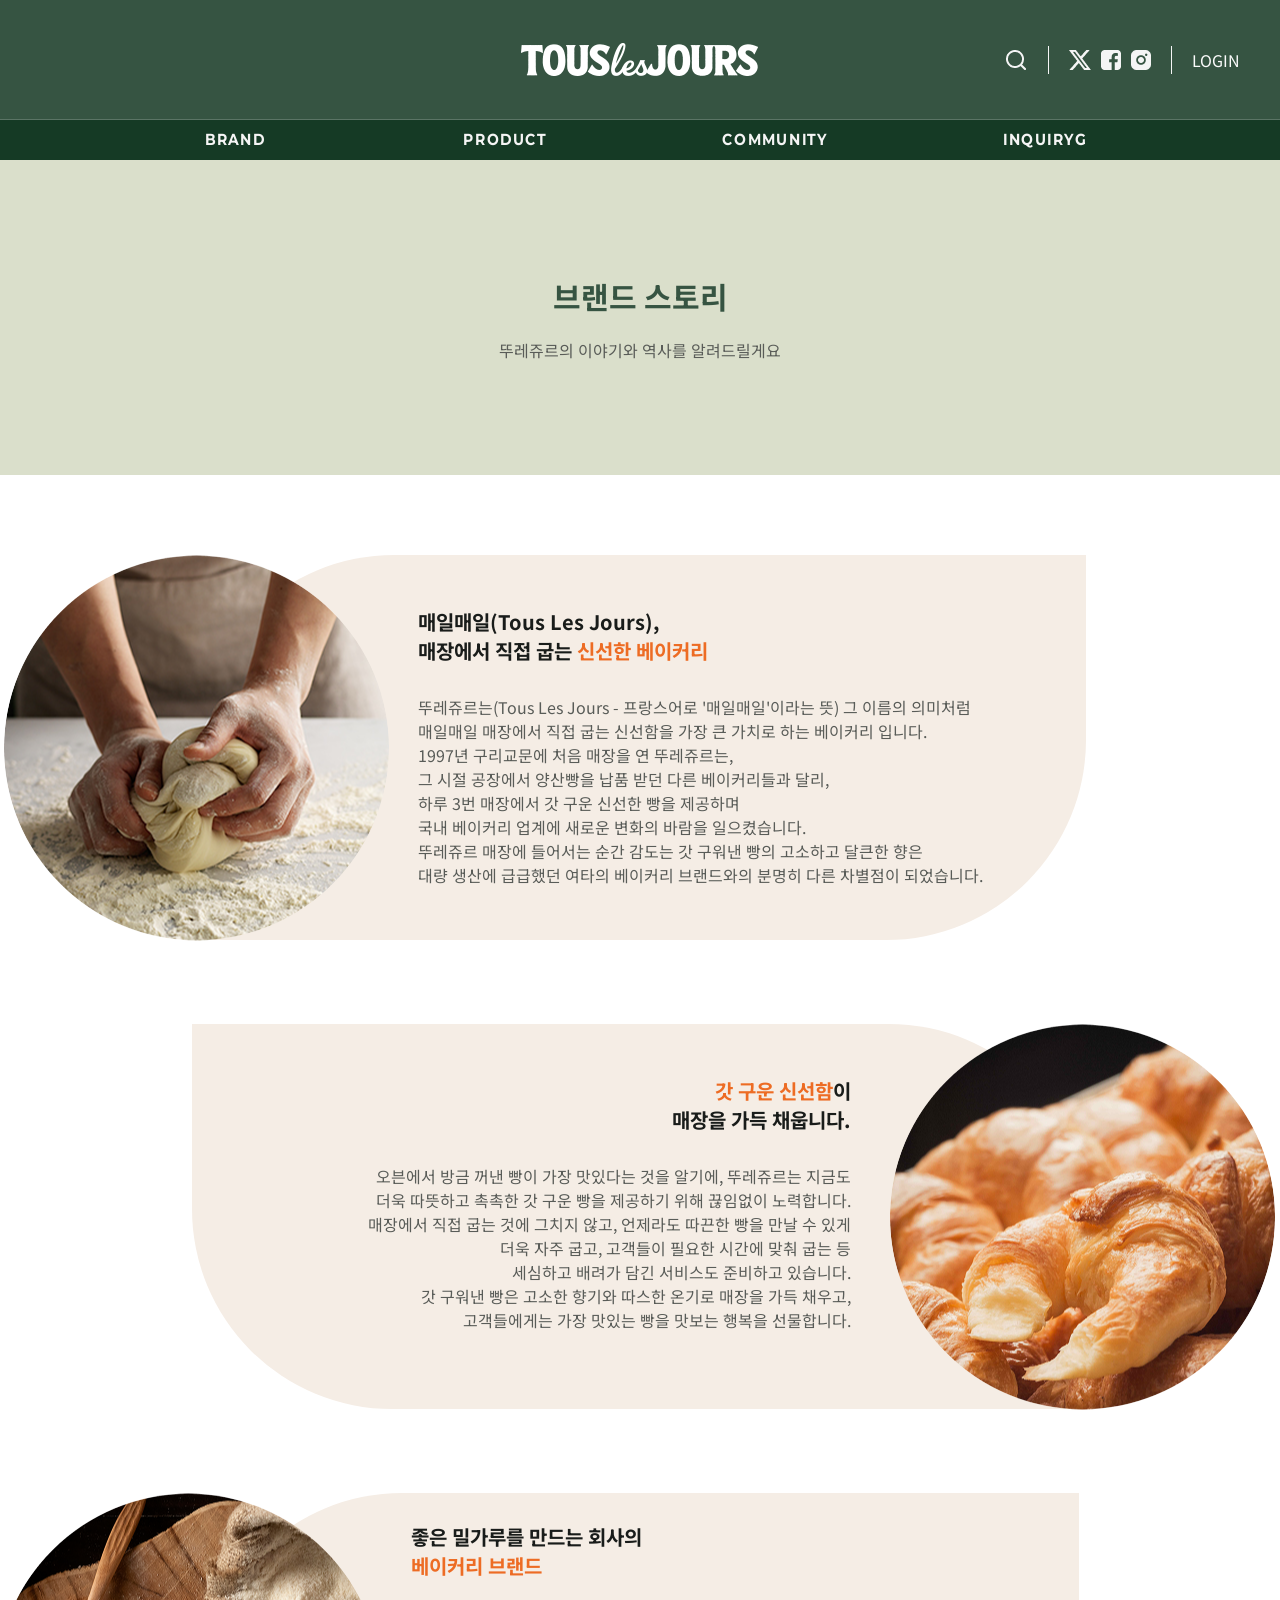
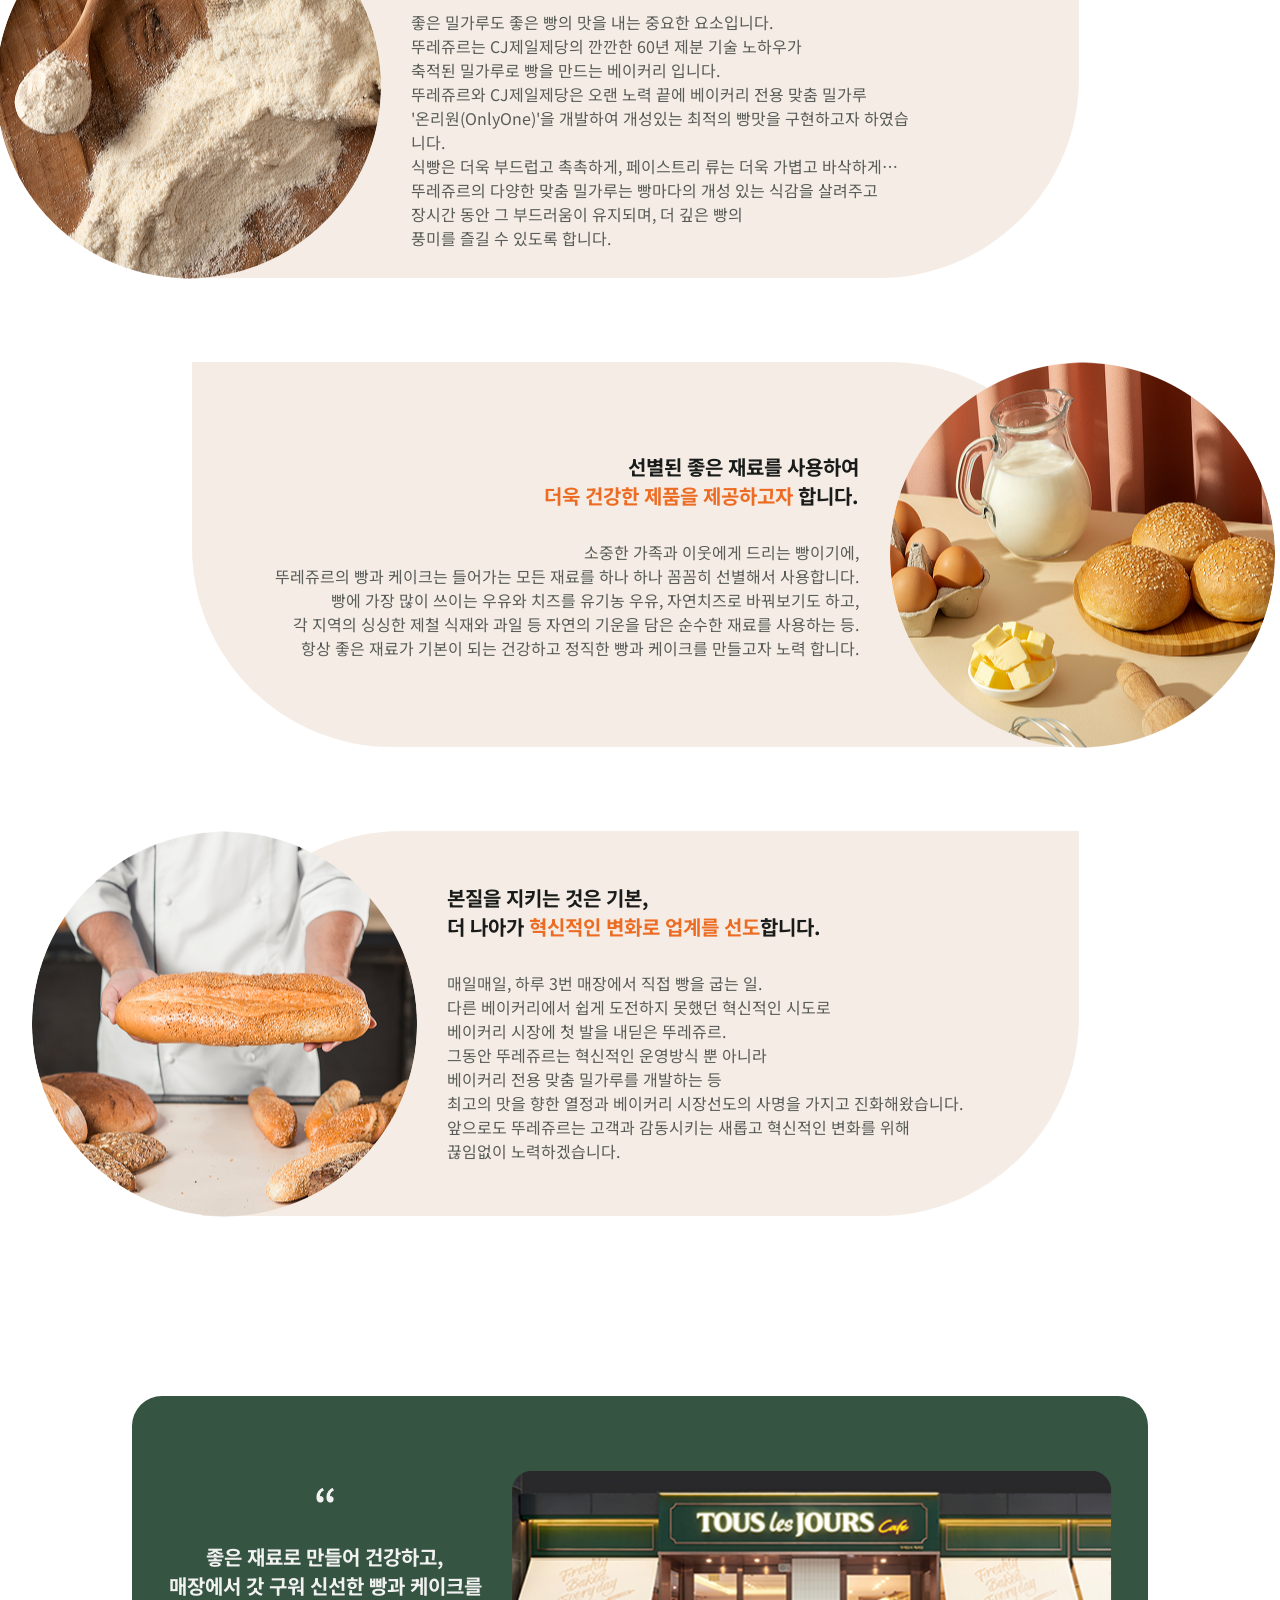
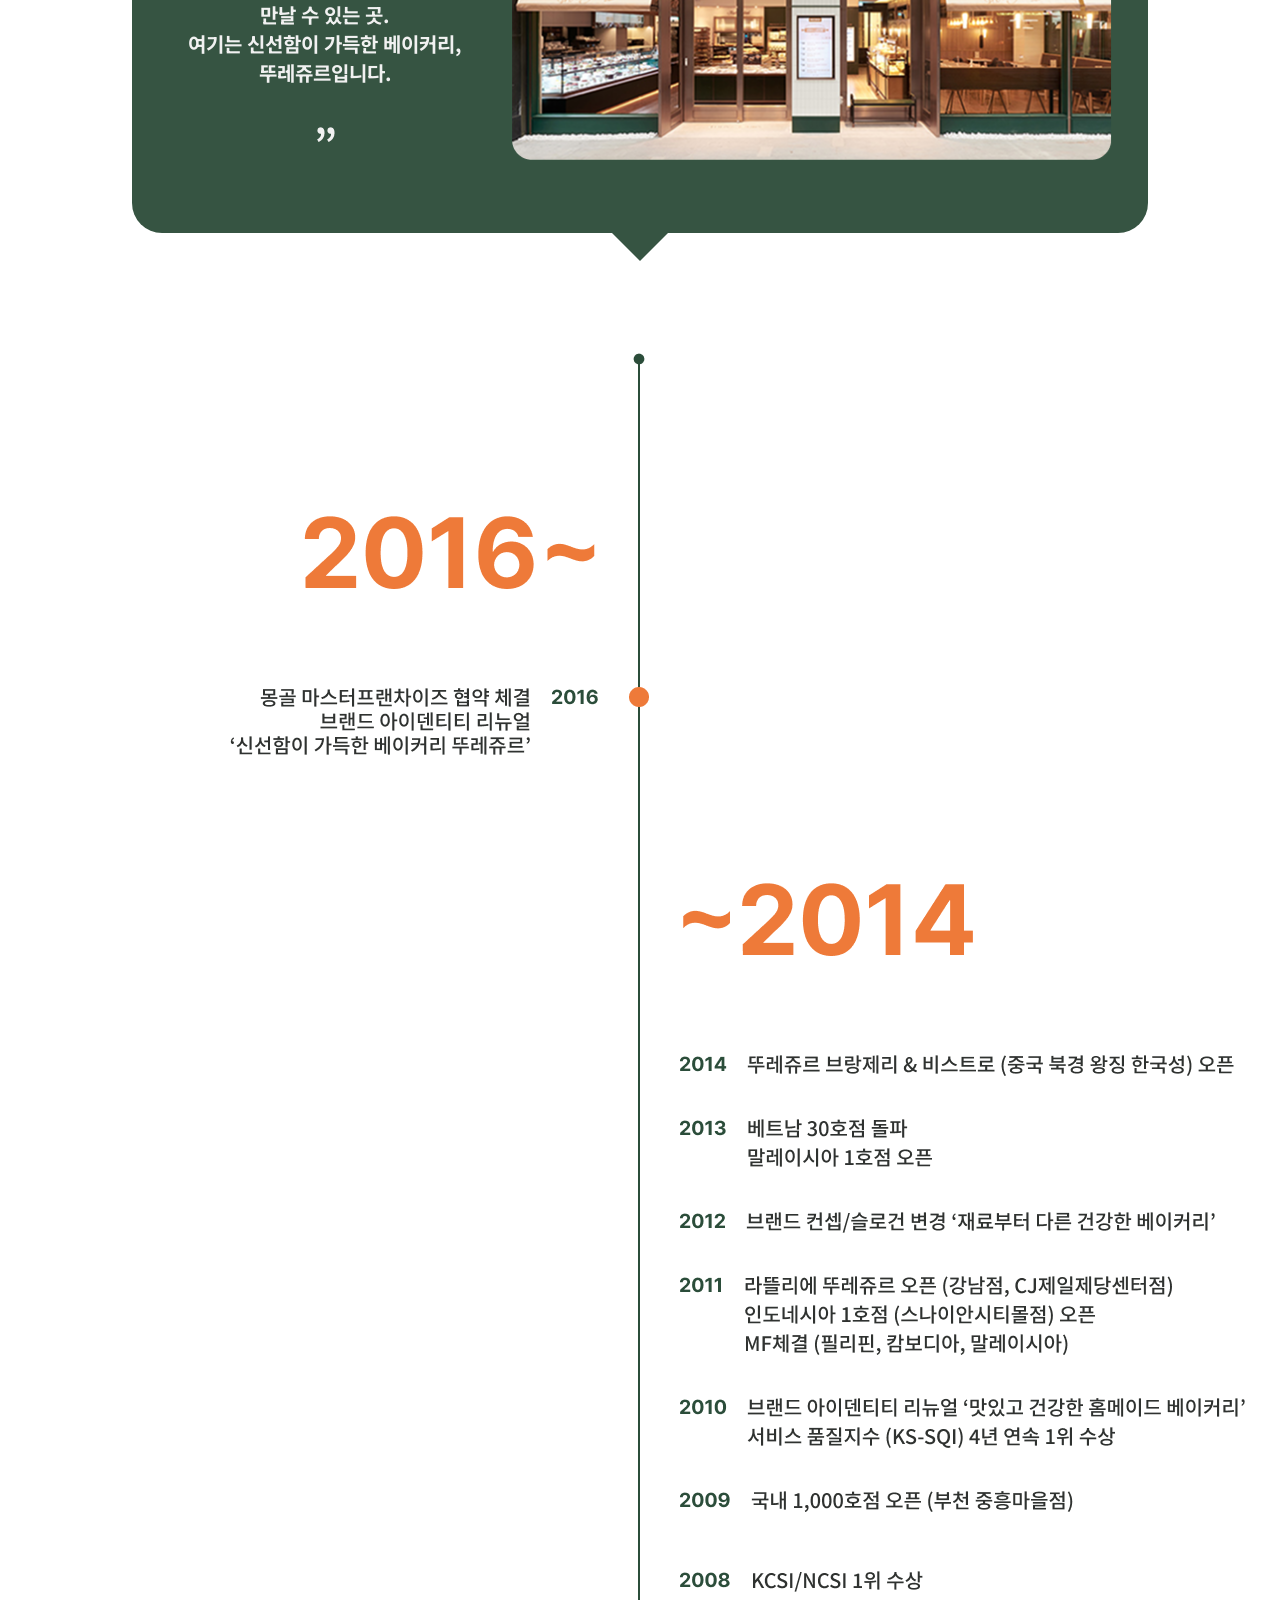
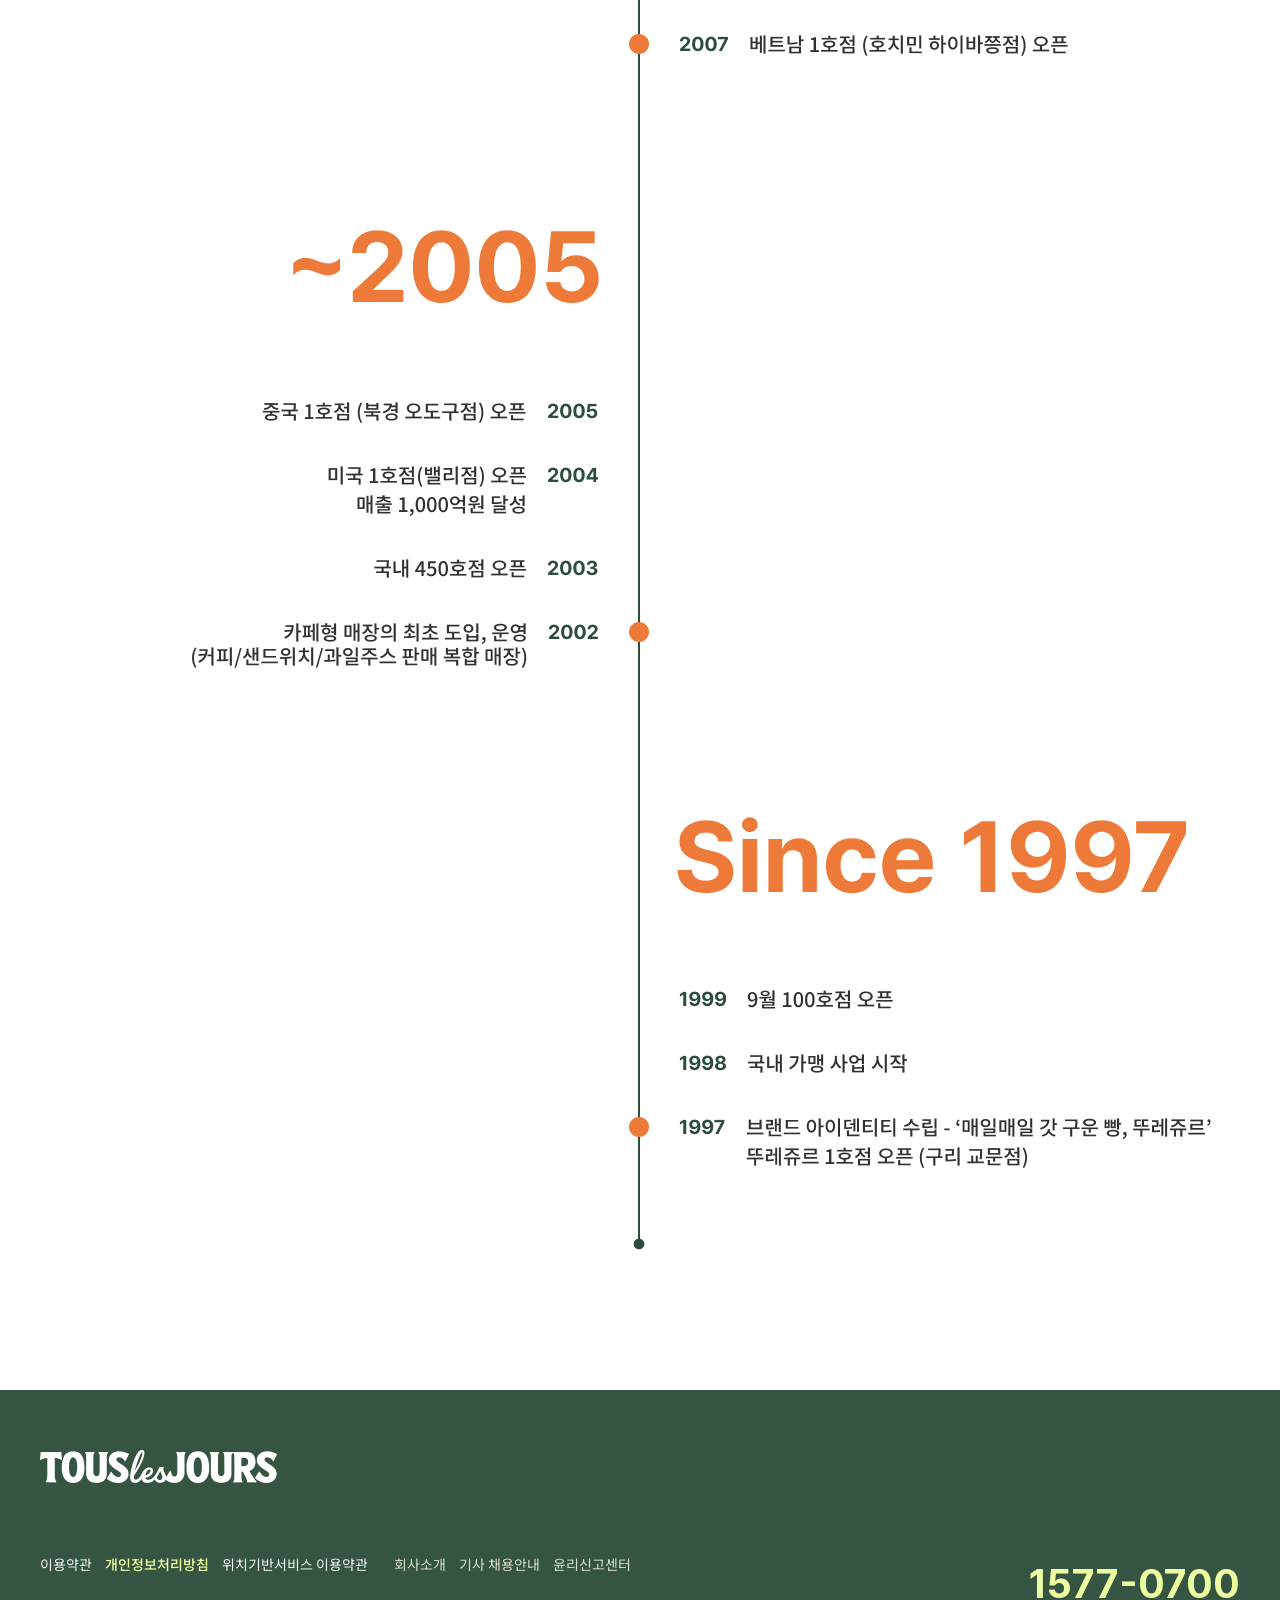
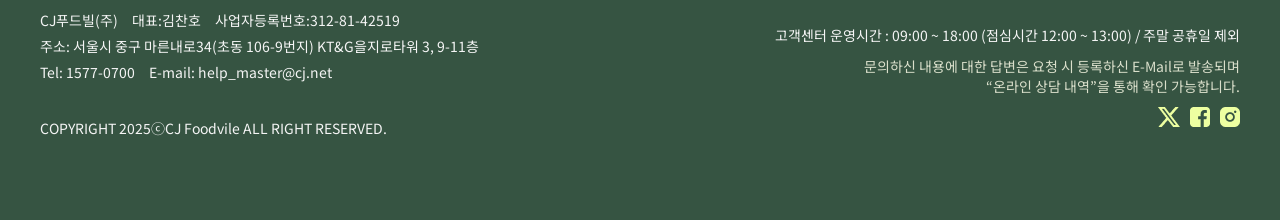
<file: brand.html>
<!DOCTYPE html>
<html lang="en">

<head>
  <meta charset="UTF-8">
  <meta name="viewport" content="width=device-width, initial-scale=1.0">
  <title>건강한 베이커리, 뚜레쥬르</title> <!--서브메뉴이름 | 뚜레쥬르 << 타이틀양식-->
  <link rel="icon" href="img/common/favicon_io/favicon.ico">

  <script src="https://ajax.googleapis.com/ajax/libs/jquery/3.7.1/jquery.min.js"></script> <!--제이쿼리JS-->
  <link rel="stylesheet" href="https://cdn.jsdelivr.net/npm/swiper@11/swiper-bundle.min.css"> <!--SwiperCSS-->
  <script src="https://cdn.jsdelivr.net/npm/swiper@11/swiper-bundle.min.js"></script> <!--SwiperJS-->

  <link href="css/common.css" rel="stylesheet"> <!--공통CSS-->
  <link href="css/header.css" rel="stylesheet"> <!--headerCSS-->
  <link href="css/footer.css" rel="stylesheet"> <!--footerCSS-->
  <link href="css/brand.css" rel="stylesheet">
  <script src="js/common.js"></script> <!--공통JS-->

</head>

<body>
  <!-- 고정 top버튼 -->
  <div class="top">
    <a href="#"><img src="img/common/icon/topBtn1.png" alt="top버튼"></a>
  </div>

  <header>
    <div class="top-wrap">
      <div class="container">
        <div class="header-logo">
          <a href="index.html">
            <img src="img/common/logo.png" alt="뚜레쥬르 로고">
          </a>
        </div>
        <div class="ico-menu_wrap">
          <div class="search">
            <a href="#"><img src="img/common/icon/search_icon.png" alt="검색 아이콘"></a>
          </div>
          <img src="img/common/icon/Line1.png" alt="구분선">
          <ul class="sns-menu-wrap">
            <li><a href="#"><img src="img/common/icon/sns_X_icon.png" alt="X"></a></li>
            <li><a href="#"><img src="img/common/icon/sns_faceBook_icon.png" alt="페이스북"></a></li>
            <li><a href="#"><img src="img/common/icon/sns_instagram_icon.png" alt="인스타그램"></a></li>
          </ul>
          <img src="img/common/icon/Line1.png" alt="구분선">
          <a href="login.html">LOGIN</a>
        </div>
      </div>
    </div>
    <nav class="main-menu">
      <div class="container">
        <ul class="menu">
          <li><a href="brand.html">BRAND</a>
            <ul class="sub-menu">
              <li><a href="brand.html">브랜드 스토리</a></li>
              <li><a href="brand_global.html">글로벌 뚜레쥬르</a></li>
              <li><a href="latelier.html">뚜레쥬르 라뜰리에</a></li>
            </ul>
          </li>
          <li><a href="product.html">PRODUCT</a>
            <ul class="sub-menu">
              <li><a href="product.html">빵</a></li>
              <li><a href="product.html">케이크</a></li>
              <li><a href="product.html">델리</a></li>
              <li><a href="product.html">디저트&스낵</a></li>
              <li><a href="product.html">음료</a></li>
              <li><a href="product.html">선물</a></li>
            </ul>
          </li>
          <li><a href="notice.html">COMMUNITY</a>
            <ul class="sub-menu">
              <li><a href="notice.html">뉴스&공지사항</a></li>
              <li><a href="event.html">이벤트&멤버십 혜택</a></li>
            </ul>
          </li>
          <li><a href="inquiry.html">INQUIRYG</a>
            <ul class="sub-menu">
              <li><a href="inquiry.html">고객센터</a></li>
              <li><a href="store.html">매장찾기</a></li>
            </ul>
          </li>
        </ul>
      </div>
      <div class="menu-bg"></div>
    </nav>
  </header>
  <div class="header-case"></div>

  <main>
    <!--! 여기부터 작성하기-->
    <section class="section_top">
      <h1>브랜드 스토리</h1>
      <p>뚜레쥬르의 이야기와 역사를 알려드릴게요</p>
    </section>

    <div class="mid">
      <section class="section_img img1">
        <div class="wrap">
          <h1>매일매일(Tous Les Jours),<br>매장에서 직접 굽는 <b>신선한 베이커리</b></h1>
          <p>뚜레쥬르는(Tous Les Jours - 프랑스어로 '매일매일'이라는 뜻) 그 이름의 의미처럼<br>
            매일매일 매장에서 직접 굽는 신선함을 가장 큰 가치로 하는 베이커리 입니다.<br>
            1997년 구리교문에 처음 매장을 연 뚜레쥬르는,<br>
            그 시절 공장에서 양산빵을 납품 받던 다른 베이커리들과 달리,<br>
            하루 3번 매장에서 갓 구운 신선한 빵을 제공하며<br>
            국내 베이커리 업계에 새로운 변화의 바람을 일으켰습니다.<br>
            뚜레쥬르 매장에 들어서는 순간 감도는 갓 구워낸 빵의 고소하고 달큰한 향은<br>
            대량 생산에 급급했던 여타의 베이커리 브랜드와의 분명히 다른 차별점이 되었습니다.</p>
        </div>
      </section>

      <section class="section_img img2">
        <div class="wrap_2">
        <h1><b>갓 구운 신선함</b>이<br>매장을 가득 채웁니다.</h1>
        <p>오븐에서 방금 꺼낸 빵이 가장 맛있다는 것을 알기에, 뚜레쥬르는 지금도<br>
          더욱 따뜻하고 촉촉한 갓 구운 빵을 제공하기 위해 끊임없이 노력합니다.<br>
          매장에서 직접 굽는 것에 그치지 않고, 언제라도 따끈한 빵을 만날 수 있게<br>
          더욱 자주 굽고, 고객들이 필요한 시간에 맞춰 굽는 등<br>
          세심하고 배려가 담긴 서비스도 준비하고 있습니다.<br>
          갓 구워낸 빵은 고소한 향기와 따스한 온기로 매장을 가득 채우고,<br>
          고객들에게는 가장 맛있는 빵을 맛보는 행복을 선물합니다.</p>
          </div>
      </section>

      <section class="section_img img3">
        <div class="wrap_3">
        <h1>좋은 밀가루를 만드는 회사의<br><b>베이커리 브랜드</b></h1>
        <p>좋은 밀가루도 좋은 빵의 맛을 내는 중요한 요소입니다.<br>
          뚜레쥬르는 CJ제일제당의 깐깐한 60년 제분 기술 노하우가<br>
          축적된 밀가루로 빵을 만드는 베이커리 입니다.<br>
          뚜레쥬르와 CJ제일제당은 오랜 노력 끝에 베이커리 전용 맞춤 밀가루<br>
          '온리원(OnlyOne)'을 개발하여 개성있는 최적의 빵맛을 구현하고자 하였습니다.<br>
          식빵은 더욱 부드럽고 촉촉하게, 페이스트리 류는 더욱 가볍고 바삭하게…<br>
          뚜레쥬르의 다양한 맞춤 밀가루는 빵마다의 개성 있는 식감을 살려주고<br>
          장시간 동안 그 부드러움이 유지되며, 더 깊은 빵의<br>
          풍미를 즐길 수 있도록 합니다.</p>
          </div>
      </section>

      <section class="section_img img4">
        <div class="wrap_4">
        <h1>선별된 좋은 재료를 사용하여<br><b>더욱 건강한 제품을 제공하고자</b> 합니다.</h1>
        <p>소중한 가족과 이웃에게 드리는 빵이기에,<br>
          뚜레쥬르의 빵과 케이크는 들어가는 모든 재료를 하나 하나 꼼꼼히 선별해서 사용합니다.<br>
          빵에 가장 많이 쓰이는 우유와 치즈를 유기농 우유, 자연치즈로 바꿔보기도 하고,<br>
          각 지역의 싱싱한 제철 식재와 과일 등 자연의 기운을 담은 순수한 재료를 사용하는 등.<br>
          항상 좋은 재료가 기본이 되는 건강하고 정직한 빵과 케이크를 만들고자 노력 합니다. </p>
          </div>
      </section>

      <section class="section_img img5">
        <div class="wrap_5">
        <h1>본질을 지키는 것은 기본,<br>더 나아가 <b>혁신적인 변화로 업계를 선도</b>합니다.</h1>
        <p>매일매일, 하루 3번 매장에서 직접 빵을 굽는 일.<br>
          다른 베이커리에서 쉽게 도전하지 못했던 혁신적인 시도로<br>
          베이커리 시장에 첫 발을 내딛은 뚜레쥬르.<br>
          그동안 뚜레쥬르는 혁신적인 운영방식 뿐 아니라<br>
          베이커리 전용 맞춤 밀가루를 개발하는 등<br>
          최고의 맛을 향한 열정과 베이커리 시장선도의 사명을 가지고 진화해왔습니다.<br>
          앞으로도 뚜레쥬르는 고객과 감동시키는 새롭고 혁신적인 변화를 위해<br>
          끊임없이 노력하겠습니다.</p>
          </div>
      </section>
    </div>
    <div class="bottom">
        <div class="speech-bubble">
          <p>좋은 재료로 만들어 건강하고,<br>
        매장에서 갓 구워 신선한 빵과 케이크를<br>
        만날 수 있는 곳.<br>
        여기는 신선함이 가득한 베이커리,<br>
        뚜레쥬르입니다.</p>
          <img src="img/brand/picture.png" alt="" width="600" height="290">
        </div>
      <img class="history" src="img/brand/Group_1.png" alt="">
    </div>
    <!--! 여기까지 작성하기-->
  </main>

  <footer>
    <div class="container">
      <div class="footer-wrap">
        <img src="img/common/logo.png" alt="로고이미지">
        <div class="bottom-wrap">
          <div class="left-wrap">
            <div class="footer-menu_wrap">
              <ul class="footer-policy">
                <li><a href="#">이용약관</a></li>
                <li><a href="#">개인정보처리방침</a></li>
                <li><a href="#">위치기반서비스 이용약관</a></li>
              </ul>
              <ul class="footer-info">
                <li><a href="#">회사소개</a></li>
                <li><a href="#">기사 채용안내</a></li>
                <li><a href="#">윤리신고센터</a></li>
              </ul>
            </div>
            <div class="footer-company">
              <p>CJ푸드빌(주)&emsp;대표:김찬호&emsp;사업자등록번호:312-81-42519</p>
              <p>주소: 서울시 중구 마른내로34(초동 106-9번지) KT&G을지로타워 3, 9-11층</p>
              <p>Tel: 1577-0700&emsp;E-mail: help_master@cj.net</p>
            </div>
            <p>COPYRIGHT 2025ⓒCJ Foodvile ALL RIGHT RESERVED.</p>
          </div>
          <div class="right-wrap">
            <h1>1577-0700</h1>
            <p>고객센터 운영시간 : 09:00 ~ 18:00 (점심시간 12:00 ~ 13:00) / 주말 공휴일 제외</p>
            <p>문의하신 내용에 대한 답변은 요청 시 등록하신 E-Mail로 발송되며<br>
              “온라인 상담 내역”을 통해 확인 가능합니다.</p>
            <ul class="sns-menu-wrap">
              <li><a href="#"><img src="img/common/icon/sns_X_icon_lime.png" alt="X"></a></li>
              <li><a href="#"><img src="img/common/icon/sns_faceBook_icon_lime.png" alt="페이스북"></a></li>
              <li><a href="#"><img src="img/common/icon/sns_instagram_icon_lime.png" alt="인스타그램"></a></li>
            </ul>
          </div>
        </div>
      </div>
    </div>
  </footer>
</body>

</html>
</file>
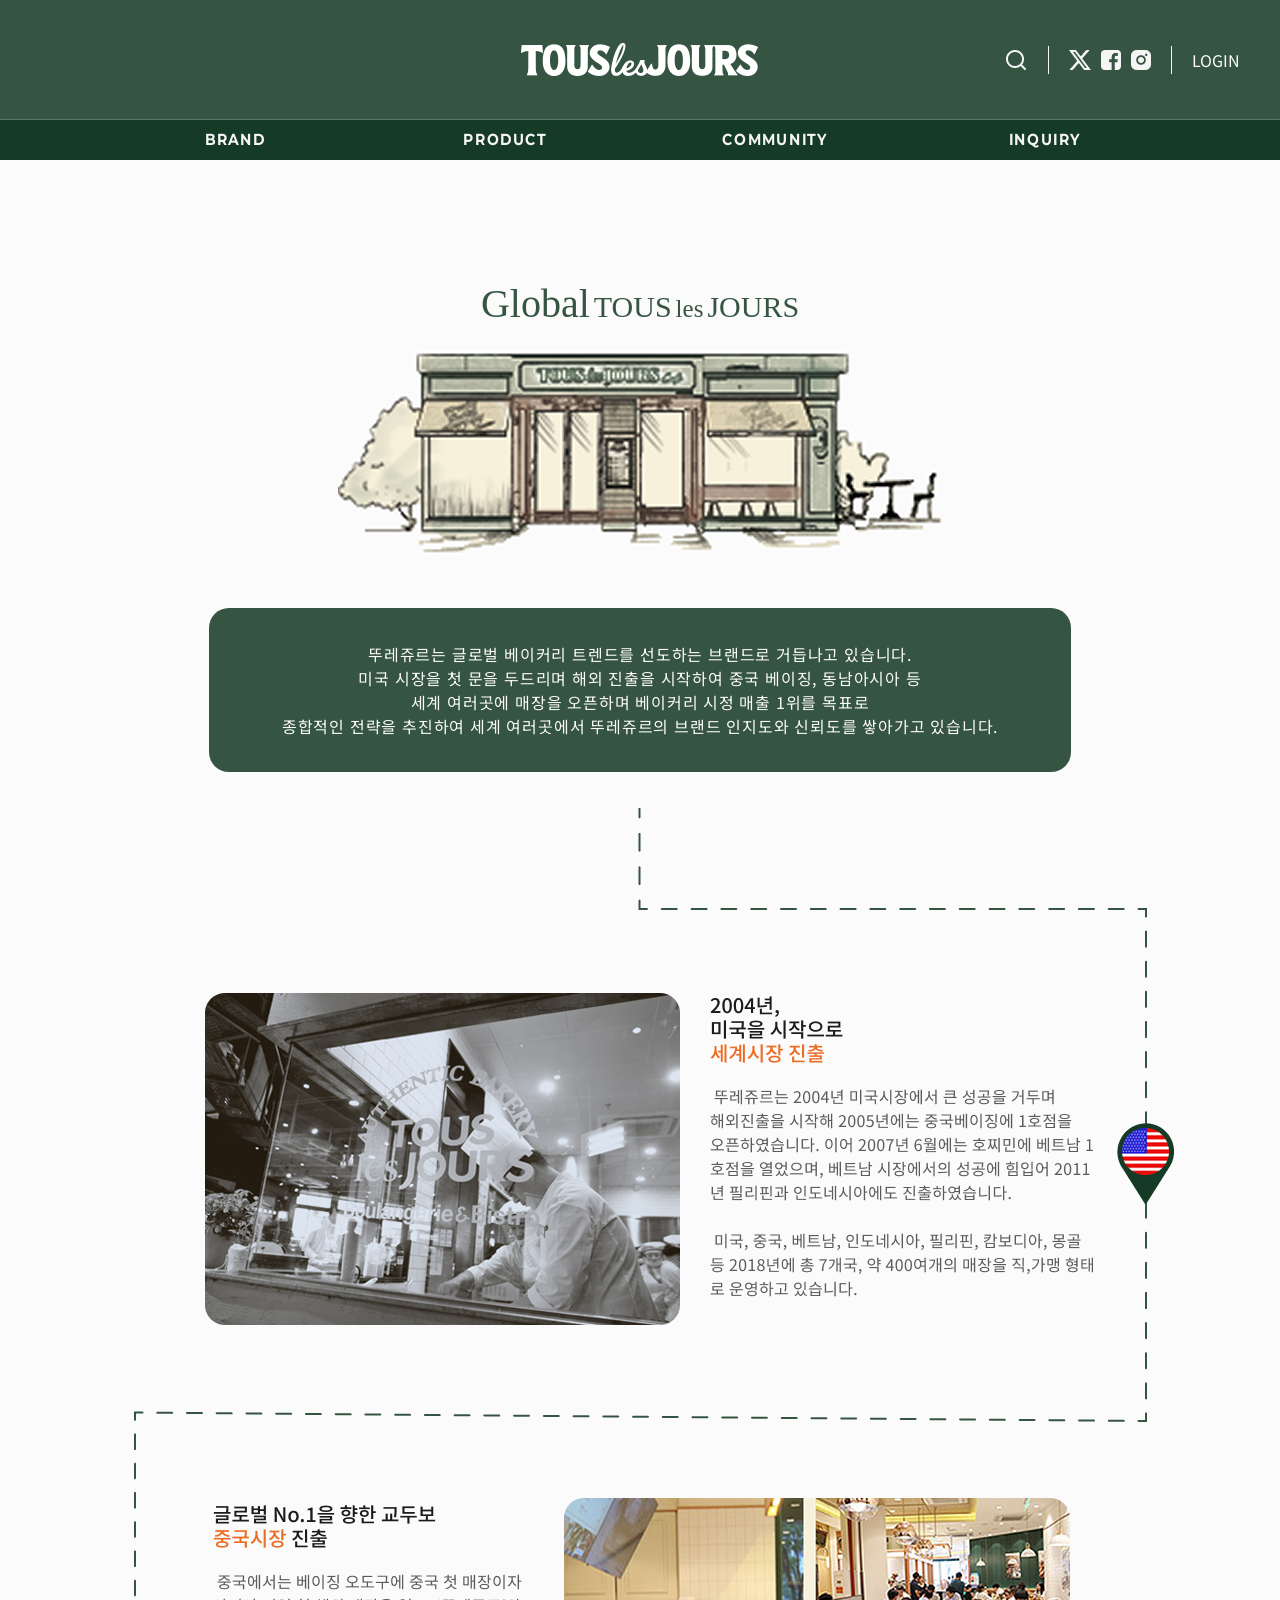
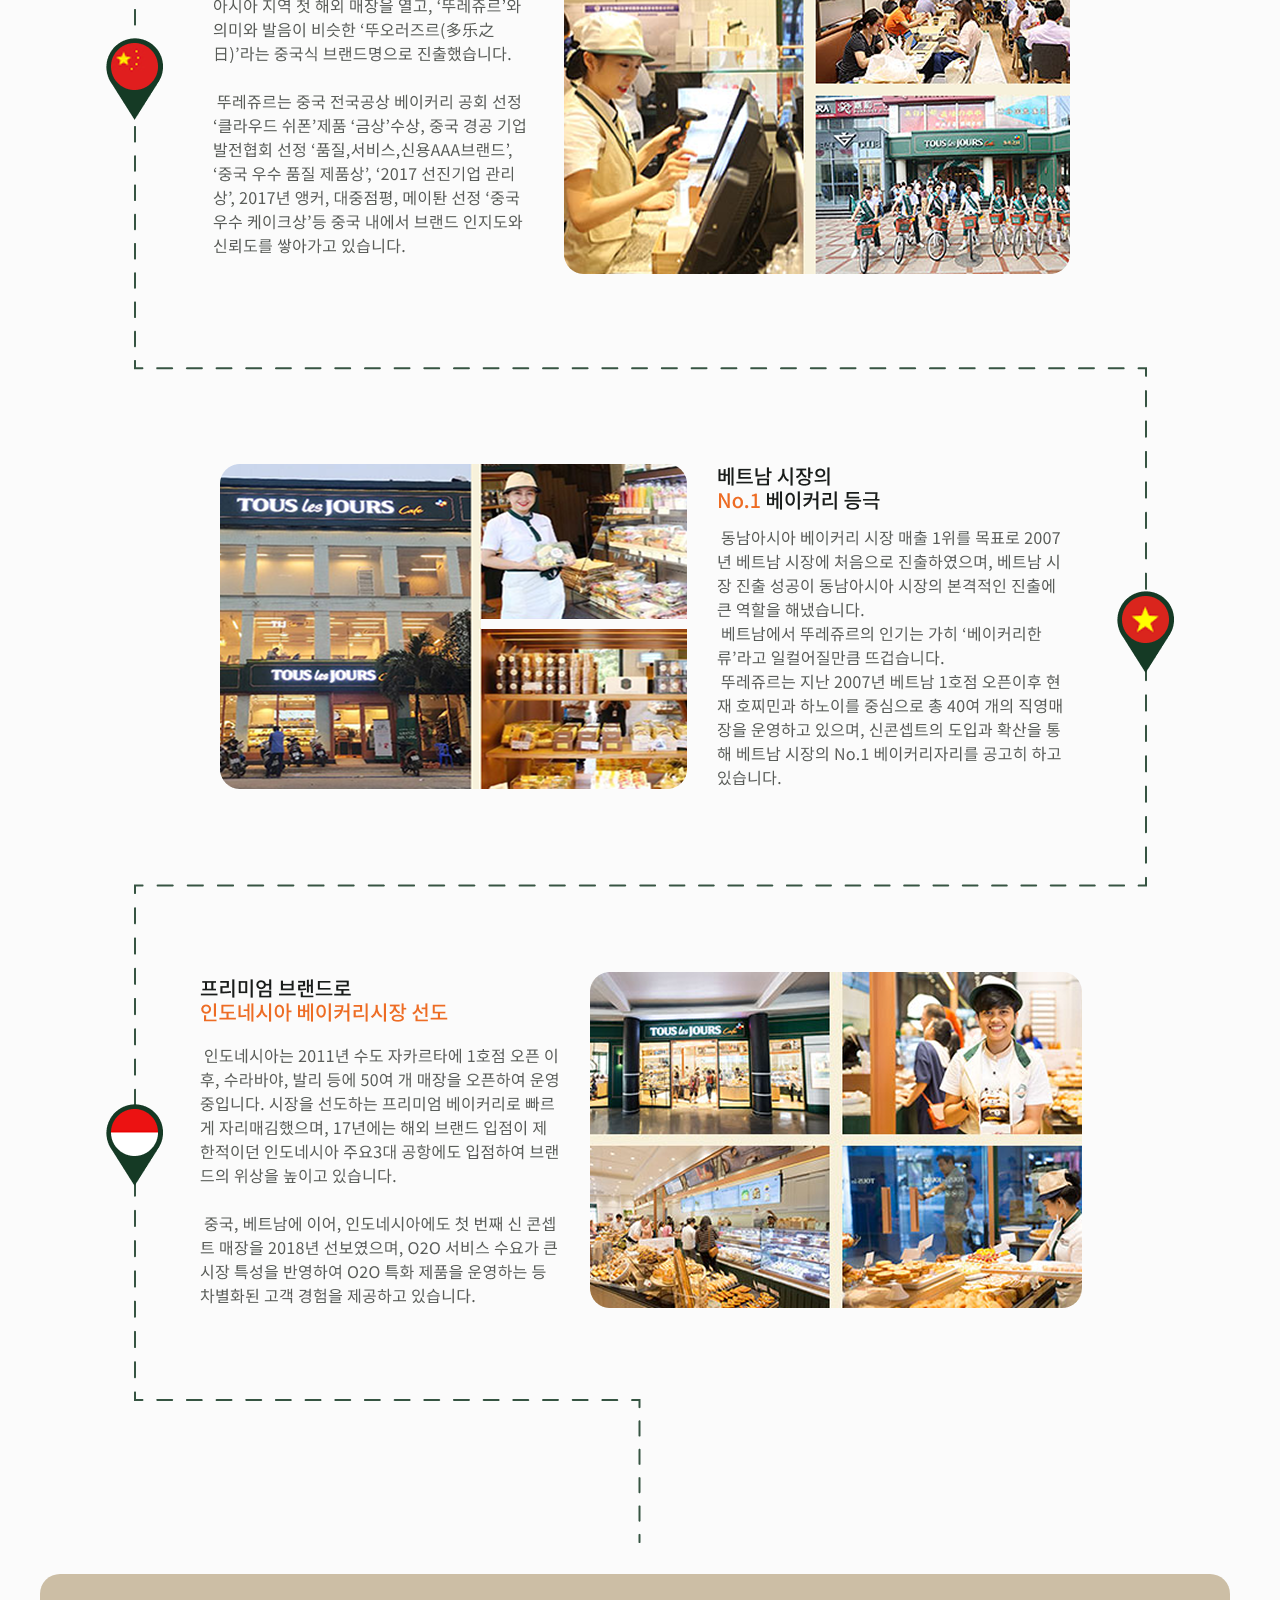
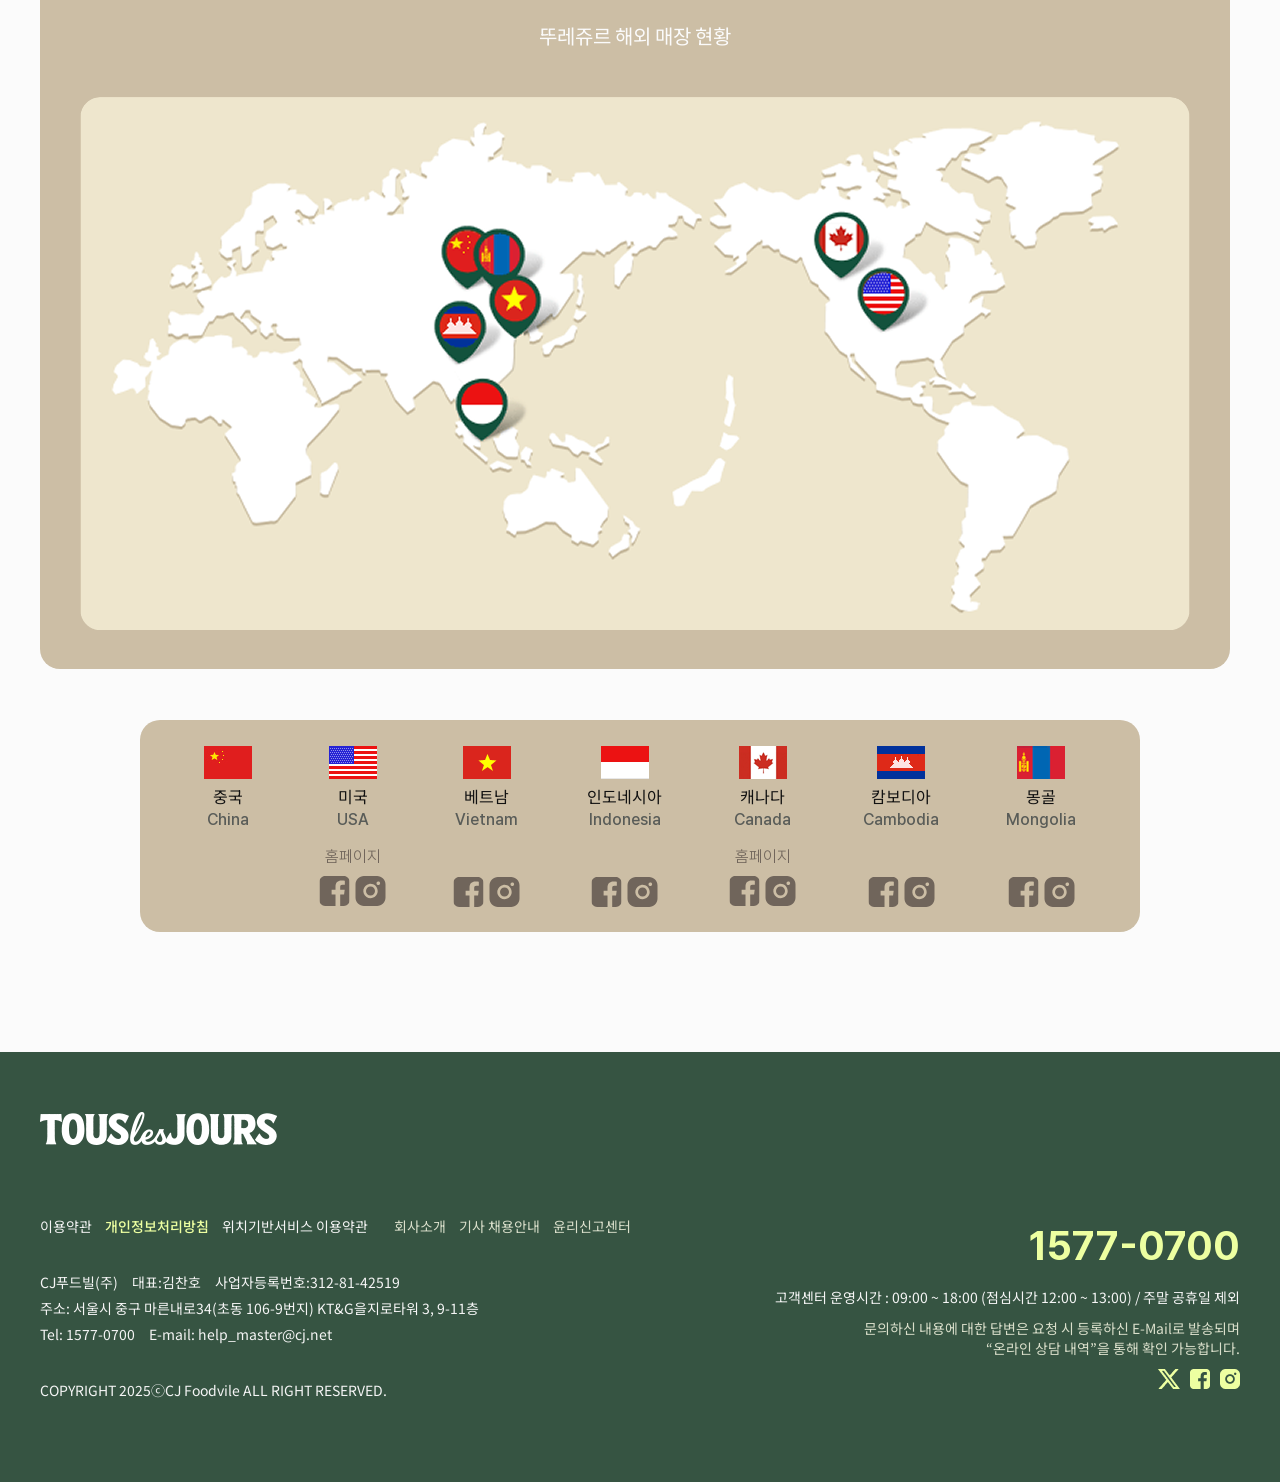
<file: brand_global.html>
<!DOCTYPE html>
<html lang="en">

<head>
  <meta charset="UTF-8">
  <meta name="viewport" content="width=device-width, initial-scale=1.0">
  <title>건강한 베이커리, 뚜레쥬르</title> <!--서브메뉴이름 | 뚜레쥬르 << 타이틀양식-->
  <link rel="icon" href="img/common/favicon_io/favicon.ico">

  <script src="https://ajax.googleapis.com/ajax/libs/jquery/3.7.1/jquery.min.js"></script> <!--제이쿼리JS-->
  <link rel="stylesheet" href="https://cdn.jsdelivr.net/npm/swiper@11/swiper-bundle.min.css"> <!--SwiperCSS-->
  <script src="https://cdn.jsdelivr.net/npm/swiper@11/swiper-bundle.min.js"></script> <!--SwiperJS-->

  <link href="css/common.css" rel="stylesheet"> <!--공통CSS-->
  <link href="css/header.css" rel="stylesheet"> <!--headerCSS-->
  <link href="css/brand_global.css" rel="stylesheet"> <!--브랜드글로벌CSS-->
  <link href="css/footer.css" rel="stylesheet"> <!--footerCSS-->
  <script src="js/common.js"></script> <!--공통JS-->

</head>

<body>
  <!-- 고정 top버튼 -->
  <div class="top">
    <a href="#"><img src="img/common/icon/topBtn1.png" alt="top버튼"></a>
  </div>

  <header>
    <div class="top-wrap">
      <div class="container">
        <div class="header-logo">
          <a href="index.html">
            <img src="img/common/logo.png" alt="뚜레쥬르 로고">
          </a>
        </div>
        <div class="ico-menu_wrap">
          <div class="search">
            <a href="#"><img src="img/common/icon/search_icon.png" alt="검색 아이콘"></a>
          </div>
          <img src="img/common/icon/Line1.png" alt="구분선">
          <ul class="sns-menu-wrap">
            <li><a href="#"><img src="img/common/icon/sns_X_icon.png" alt="X"></a></li>
            <li><a href="#"><img src="img/common/icon/sns_faceBook_icon.png" alt="페이스북"></a></li>
            <li><a href="#"><img src="img/common/icon/sns_instagram_icon.png" alt="인스타그램"></a></li>
          </ul>
          <img src="img/common/icon/Line1.png" alt="구분선">
          <a href="login.html">LOGIN</a>
        </div>
      </div>
    </div>
    <nav class="main-menu">
      <div class="container">
        <ul class="menu">
          <li><a href="brand.html">BRAND</a>
            <ul class="sub-menu">
              <li><a href="brand.html">브랜드 스토리</a></li>
              <li><a href="brand_global.html">글로벌 뚜레쥬르</a></li>
              <li><a href="latelier.html">뚜레쥬르 라뜰리에</a></li>
            </ul>
          </li>
          <li><a href="product.html">PRODUCT</a>
            <ul class="sub-menu">
              <li><a href="product.html">빵</a></li>
              <li><a href="product.html">케이크</a></li>
              <li><a href="product.html">델리</a></li>
              <li><a href="product.html">디저트&스낵</a></li>
              <li><a href="product.html">음료</a></li>
              <li><a href="product.html">선물</a></li>
            </ul>
          </li>
          <li><a href="notice.html">COMMUNITY</a>
            <ul class="sub-menu">
              <li><a href="notice.html">뉴스&공지사항</a></li>
              <li><a href="event.html">이벤트&멤버십 혜택</a></li>
            </ul>
          </li>
          <li><a href="inquiry.html">INQUIRY</a>
            <ul class="sub-menu">
              <li><a href="inquiry.html">고객센터</a></li>
              <li><a href="store.html">매장찾기</a></li>
            </ul>
          </li>
        </ul>
      </div>
      <div class="menu-bg"></div>
    </nav>
  </header>
  <div class="header-case"></div>

  <main>
    <!--! 여기부터 작성하기-->
    <div class="container">
      <div class="global">
        <p>
          <em>Global</em>
          <b>TOUS</b>
          <span>les</span>
          <b>JOURS</b>
        </p>
      </div>

      <div class="img_box">
        <img src="img/brand_global/tlj_store copy2 1.png" alt="뚜레쥬르 매장 일러스트">
      </div>

      <div class="text_box">
        <p>뚜레쥬르는 글로벌 베이커리 트렌드를 선도하는 브랜드로 거듭나고 있습니다.<br>
          미국 시장을 첫 문을 두드리며 해외 진출을 시작하여 중국 베이징, 동남아시아 등<br>
          세계 여러곳에 매장을 오픈하며 베이커리 시정 매출 1위를 목표로<br>
          종합적인 전략을 추진하여 세계 여러곳에서 뚜레쥬르의 브랜드 인지도와 신뢰도를 쌓아가고 있습니다.
        </p>
      </div>

      <div class="global_line">
        <img src="img/brand_global/Group 58.png" alt="">
      </div>

      <div class="global_container">
        <div class="map_wrap">
          <div class="map">
            <p>뚜레쥬르 해외 매장 현황</p>
            <img src="img/brand_global/지도.png" alt="">
          </div>
        </div>

        <div class="flag_box">
          <ul>
            <li>
              <img src="img/brand_global/img_flag_china.gif" alt="">
              <h5>중국</h5>
              <p>China</p>
            </li>
            <li>
              <img src="img/brand_global/img_flag_usa.gif" alt="">
              <h5>미국</h5>
              <p>USA</p>
              <a href="#">
                <p>홈페이지</p>
              </a>
              <ul id="sns_icon_h">
                <!--페이스북-->
                <li><a href="#"><svg xmlns="http://www.w3.org/2000/svg" width="31" height="30" viewBox="0 0 31 30"
                      fill="none">
                      <g clip-path="url(#clip0_137_3560)">
                        <path
                          d="M24.875 0C26.4245 0 27.7493 0.55013 28.8496 1.65039C29.9499 2.75065 30.5 4.07552 30.5 5.625V24.375C30.5 25.9245 29.9499 27.2493 28.8496 28.3496C27.7493 29.4499 26.4245 30 24.875 30H21.2031V18.3789H25.0898L25.6758 13.8477H21.2031V10.957C21.2031 10.2279 21.3561 9.68099 21.6621 9.31641C21.9681 8.95182 22.5638 8.76953 23.4492 8.76953L25.832 8.75V4.70703C25.0117 4.58984 23.8529 4.53125 22.3555 4.53125C20.5846 4.53125 19.1686 5.05208 18.1074 6.09375C17.0462 7.13542 16.5156 8.60677 16.5156 10.5078V13.8477H12.6094V18.3789H16.5156V30H6.125C4.57552 30 3.25065 29.4499 2.15039 28.3496C1.05013 27.2493 0.5 25.9245 0.5 24.375V5.625C0.5 4.07552 1.05013 2.75065 2.15039 1.65039C3.25065 0.55013 4.57552 0 6.125 0H24.875Z"
                          fill="#FBFBFB" />
                      </g>
                      <defs>
                        <clipPath id="clip0_137_3560">
                          <rect width="30" height="30" fill="white" transform="translate(0.5)" />
                        </clipPath>
                      </defs>
                    </svg></a></li>
                <!--인스타그램-->
                <li><a href="#">
                    <svg xmlns="http://www.w3.org/2000/svg" width="31" height="30" viewBox="0 0 31 30" fill="none">
                      <path
                        d="M15.5 19.5C17.9853 19.5 20 17.4853 20 15C20 12.5147 17.9853 10.5 15.5 10.5C13.0147 10.5 11 12.5147 11 15C11 17.4853 13.0147 19.5 15.5 19.5Z"
                        fill="#FBFBFB" />
                      <path
                        d="M22.1 0H8.9C6.67296 0.00252221 4.53785 0.88833 2.96309 2.46309C1.38833 4.03785 0.502522 6.17296 0.5 8.4V21.6C0.502522 23.827 1.38833 25.9622 2.96309 27.5369C4.53785 29.1117 6.67296 29.9975 8.9 30H22.1C24.327 29.9975 26.4622 29.1117 28.0369 27.5369C29.6117 25.9622 30.4975 23.827 30.5 21.6V8.4C30.4975 6.17296 29.6117 4.03785 28.0369 2.46309C26.4622 0.88833 24.327 0.00252221 22.1 0ZM15.5 22.2C14.076 22.2 12.6839 21.7777 11.4999 20.9866C10.3159 20.1954 9.39302 19.0709 8.84807 17.7553C8.30312 16.4397 8.16053 14.992 8.43835 13.5954C8.71616 12.1987 9.40189 10.9158 10.4088 9.90883C11.4158 8.90189 12.6987 8.21616 14.0954 7.93835C15.492 7.66053 16.9397 7.80312 18.2553 8.34807C19.5709 8.89302 20.6954 9.81586 21.4866 10.9999C22.2777 12.1839 22.7 13.576 22.7 15C22.6978 16.9089 21.9386 18.739 20.5888 20.0888C19.239 21.4386 17.4089 22.1978 15.5 22.2ZM23.3 9C22.944 9 22.596 8.89443 22.3 8.69665C22.004 8.49886 21.7733 8.21774 21.637 7.88883C21.5008 7.55992 21.4651 7.198 21.5346 6.84884C21.604 6.49967 21.7755 6.17894 22.0272 5.92721C22.2789 5.67547 22.5997 5.50404 22.9488 5.43459C23.298 5.36513 23.6599 5.40078 23.9888 5.53702C24.3177 5.67325 24.5989 5.90397 24.7966 6.19997C24.9944 6.49598 25.1 6.84399 25.1 7.2C25.1 7.67739 24.9104 8.13523 24.5728 8.47279C24.2352 8.81036 23.7774 9 23.3 9Z"
                        fill="#FBFBFB" />
                    </svg>
                  </a></li>
              </ul>
            </li>
            <li>
              <img src="img/brand_global/img_flag_vietnam.gif" alt="">
              <h5>베트남</h5>
              <p>Vietnam</p>
              <ul id="sns_icon">
             <!--페이스북-->
                <li><a href="#"><svg xmlns="http://www.w3.org/2000/svg" width="31" height="30" viewBox="0 0 31 30"
                      fill="none">
                      <g clip-path="url(#clip0_137_3560)">
                        <path
                          d="M24.875 0C26.4245 0 27.7493 0.55013 28.8496 1.65039C29.9499 2.75065 30.5 4.07552 30.5 5.625V24.375C30.5 25.9245 29.9499 27.2493 28.8496 28.3496C27.7493 29.4499 26.4245 30 24.875 30H21.2031V18.3789H25.0898L25.6758 13.8477H21.2031V10.957C21.2031 10.2279 21.3561 9.68099 21.6621 9.31641C21.9681 8.95182 22.5638 8.76953 23.4492 8.76953L25.832 8.75V4.70703C25.0117 4.58984 23.8529 4.53125 22.3555 4.53125C20.5846 4.53125 19.1686 5.05208 18.1074 6.09375C17.0462 7.13542 16.5156 8.60677 16.5156 10.5078V13.8477H12.6094V18.3789H16.5156V30H6.125C4.57552 30 3.25065 29.4499 2.15039 28.3496C1.05013 27.2493 0.5 25.9245 0.5 24.375V5.625C0.5 4.07552 1.05013 2.75065 2.15039 1.65039C3.25065 0.55013 4.57552 0 6.125 0H24.875Z"
                          fill="#FBFBFB" />
                      </g>
                      <defs>
                        <clipPath id="clip0_137_3560">
                          <rect width="30" height="30" fill="white" transform="translate(0.5)" />
                        </clipPath>
                      </defs>
                    </svg></a></li>
                <!--인스타그램-->
                <li><a href="#">
                    <svg xmlns="http://www.w3.org/2000/svg" width="31" height="30" viewBox="0 0 31 30" fill="none">
                      <path
                        d="M15.5 19.5C17.9853 19.5 20 17.4853 20 15C20 12.5147 17.9853 10.5 15.5 10.5C13.0147 10.5 11 12.5147 11 15C11 17.4853 13.0147 19.5 15.5 19.5Z"
                        fill="#FBFBFB" />
                      <path
                        d="M22.1 0H8.9C6.67296 0.00252221 4.53785 0.88833 2.96309 2.46309C1.38833 4.03785 0.502522 6.17296 0.5 8.4V21.6C0.502522 23.827 1.38833 25.9622 2.96309 27.5369C4.53785 29.1117 6.67296 29.9975 8.9 30H22.1C24.327 29.9975 26.4622 29.1117 28.0369 27.5369C29.6117 25.9622 30.4975 23.827 30.5 21.6V8.4C30.4975 6.17296 29.6117 4.03785 28.0369 2.46309C26.4622 0.88833 24.327 0.00252221 22.1 0ZM15.5 22.2C14.076 22.2 12.6839 21.7777 11.4999 20.9866C10.3159 20.1954 9.39302 19.0709 8.84807 17.7553C8.30312 16.4397 8.16053 14.992 8.43835 13.5954C8.71616 12.1987 9.40189 10.9158 10.4088 9.90883C11.4158 8.90189 12.6987 8.21616 14.0954 7.93835C15.492 7.66053 16.9397 7.80312 18.2553 8.34807C19.5709 8.89302 20.6954 9.81586 21.4866 10.9999C22.2777 12.1839 22.7 13.576 22.7 15C22.6978 16.9089 21.9386 18.739 20.5888 20.0888C19.239 21.4386 17.4089 22.1978 15.5 22.2ZM23.3 9C22.944 9 22.596 8.89443 22.3 8.69665C22.004 8.49886 21.7733 8.21774 21.637 7.88883C21.5008 7.55992 21.4651 7.198 21.5346 6.84884C21.604 6.49967 21.7755 6.17894 22.0272 5.92721C22.2789 5.67547 22.5997 5.50404 22.9488 5.43459C23.298 5.36513 23.6599 5.40078 23.9888 5.53702C24.3177 5.67325 24.5989 5.90397 24.7966 6.19997C24.9944 6.49598 25.1 6.84399 25.1 7.2C25.1 7.67739 24.9104 8.13523 24.5728 8.47279C24.2352 8.81036 23.7774 9 23.3 9Z"
                        fill="#FBFBFB" />
                    </svg>
                  </a></li>
              </ul>
            </li>
            <li>
              <img src="img/brand_global/img_flag_indonesia.gif" alt="">
              <h5>인도네시아</h5>
              <p>Indonesia</p>
              <ul id="sns_icon">
              <!--페이스북-->
                <li><a href="#"><svg xmlns="http://www.w3.org/2000/svg" width="31" height="30" viewBox="0 0 31 30"
                      fill="none">
                      <g clip-path="url(#clip0_137_3560)">
                        <path
                          d="M24.875 0C26.4245 0 27.7493 0.55013 28.8496 1.65039C29.9499 2.75065 30.5 4.07552 30.5 5.625V24.375C30.5 25.9245 29.9499 27.2493 28.8496 28.3496C27.7493 29.4499 26.4245 30 24.875 30H21.2031V18.3789H25.0898L25.6758 13.8477H21.2031V10.957C21.2031 10.2279 21.3561 9.68099 21.6621 9.31641C21.9681 8.95182 22.5638 8.76953 23.4492 8.76953L25.832 8.75V4.70703C25.0117 4.58984 23.8529 4.53125 22.3555 4.53125C20.5846 4.53125 19.1686 5.05208 18.1074 6.09375C17.0462 7.13542 16.5156 8.60677 16.5156 10.5078V13.8477H12.6094V18.3789H16.5156V30H6.125C4.57552 30 3.25065 29.4499 2.15039 28.3496C1.05013 27.2493 0.5 25.9245 0.5 24.375V5.625C0.5 4.07552 1.05013 2.75065 2.15039 1.65039C3.25065 0.55013 4.57552 0 6.125 0H24.875Z"
                          fill="#FBFBFB" />
                      </g>
                      <defs>
                        <clipPath id="clip0_137_3560">
                          <rect width="30" height="30" fill="white" transform="translate(0.5)" />
                        </clipPath>
                      </defs>
                    </svg></a></li>
                <!--인스타그램-->
                <li><a href="#">
                    <svg xmlns="http://www.w3.org/2000/svg" width="31" height="30" viewBox="0 0 31 30" fill="none">
                      <path
                        d="M15.5 19.5C17.9853 19.5 20 17.4853 20 15C20 12.5147 17.9853 10.5 15.5 10.5C13.0147 10.5 11 12.5147 11 15C11 17.4853 13.0147 19.5 15.5 19.5Z"
                        fill="#FBFBFB" />
                      <path
                        d="M22.1 0H8.9C6.67296 0.00252221 4.53785 0.88833 2.96309 2.46309C1.38833 4.03785 0.502522 6.17296 0.5 8.4V21.6C0.502522 23.827 1.38833 25.9622 2.96309 27.5369C4.53785 29.1117 6.67296 29.9975 8.9 30H22.1C24.327 29.9975 26.4622 29.1117 28.0369 27.5369C29.6117 25.9622 30.4975 23.827 30.5 21.6V8.4C30.4975 6.17296 29.6117 4.03785 28.0369 2.46309C26.4622 0.88833 24.327 0.00252221 22.1 0ZM15.5 22.2C14.076 22.2 12.6839 21.7777 11.4999 20.9866C10.3159 20.1954 9.39302 19.0709 8.84807 17.7553C8.30312 16.4397 8.16053 14.992 8.43835 13.5954C8.71616 12.1987 9.40189 10.9158 10.4088 9.90883C11.4158 8.90189 12.6987 8.21616 14.0954 7.93835C15.492 7.66053 16.9397 7.80312 18.2553 8.34807C19.5709 8.89302 20.6954 9.81586 21.4866 10.9999C22.2777 12.1839 22.7 13.576 22.7 15C22.6978 16.9089 21.9386 18.739 20.5888 20.0888C19.239 21.4386 17.4089 22.1978 15.5 22.2ZM23.3 9C22.944 9 22.596 8.89443 22.3 8.69665C22.004 8.49886 21.7733 8.21774 21.637 7.88883C21.5008 7.55992 21.4651 7.198 21.5346 6.84884C21.604 6.49967 21.7755 6.17894 22.0272 5.92721C22.2789 5.67547 22.5997 5.50404 22.9488 5.43459C23.298 5.36513 23.6599 5.40078 23.9888 5.53702C24.3177 5.67325 24.5989 5.90397 24.7966 6.19997C24.9944 6.49598 25.1 6.84399 25.1 7.2C25.1 7.67739 24.9104 8.13523 24.5728 8.47279C24.2352 8.81036 23.7774 9 23.3 9Z"
                        fill="#FBFBFB" />
                    </svg>
                  </a></li>
              </ul>
            </li>
            <li>
              <img src="img/brand_global/img_flag_canada.gif" alt="">
              <h5>캐나다</h5>
              <p>Canada</p>
              <a href="#">
                <p>홈페이지</p>
              </a>
              <ul id="sns_icon_h">
             <!--페이스북-->
                <li><a href="#"><svg xmlns="http://www.w3.org/2000/svg" width="31" height="30" viewBox="0 0 31 30"
                      fill="none">
                      <g clip-path="url(#clip0_137_3560)">
                        <path
                          d="M24.875 0C26.4245 0 27.7493 0.55013 28.8496 1.65039C29.9499 2.75065 30.5 4.07552 30.5 5.625V24.375C30.5 25.9245 29.9499 27.2493 28.8496 28.3496C27.7493 29.4499 26.4245 30 24.875 30H21.2031V18.3789H25.0898L25.6758 13.8477H21.2031V10.957C21.2031 10.2279 21.3561 9.68099 21.6621 9.31641C21.9681 8.95182 22.5638 8.76953 23.4492 8.76953L25.832 8.75V4.70703C25.0117 4.58984 23.8529 4.53125 22.3555 4.53125C20.5846 4.53125 19.1686 5.05208 18.1074 6.09375C17.0462 7.13542 16.5156 8.60677 16.5156 10.5078V13.8477H12.6094V18.3789H16.5156V30H6.125C4.57552 30 3.25065 29.4499 2.15039 28.3496C1.05013 27.2493 0.5 25.9245 0.5 24.375V5.625C0.5 4.07552 1.05013 2.75065 2.15039 1.65039C3.25065 0.55013 4.57552 0 6.125 0H24.875Z"
                          fill="#FBFBFB" />
                      </g>
                      <defs>
                        <clipPath id="clip0_137_3560">
                          <rect width="30" height="30" fill="white" transform="translate(0.5)" />
                        </clipPath>
                      </defs>
                    </svg></a></li>
                <!--인스타그램-->
                <li><a href="#">
                    <svg xmlns="http://www.w3.org/2000/svg" width="31" height="30" viewBox="0 0 31 30" fill="none">
                      <path
                        d="M15.5 19.5C17.9853 19.5 20 17.4853 20 15C20 12.5147 17.9853 10.5 15.5 10.5C13.0147 10.5 11 12.5147 11 15C11 17.4853 13.0147 19.5 15.5 19.5Z"
                        fill="#FBFBFB" />
                      <path
                        d="M22.1 0H8.9C6.67296 0.00252221 4.53785 0.88833 2.96309 2.46309C1.38833 4.03785 0.502522 6.17296 0.5 8.4V21.6C0.502522 23.827 1.38833 25.9622 2.96309 27.5369C4.53785 29.1117 6.67296 29.9975 8.9 30H22.1C24.327 29.9975 26.4622 29.1117 28.0369 27.5369C29.6117 25.9622 30.4975 23.827 30.5 21.6V8.4C30.4975 6.17296 29.6117 4.03785 28.0369 2.46309C26.4622 0.88833 24.327 0.00252221 22.1 0ZM15.5 22.2C14.076 22.2 12.6839 21.7777 11.4999 20.9866C10.3159 20.1954 9.39302 19.0709 8.84807 17.7553C8.30312 16.4397 8.16053 14.992 8.43835 13.5954C8.71616 12.1987 9.40189 10.9158 10.4088 9.90883C11.4158 8.90189 12.6987 8.21616 14.0954 7.93835C15.492 7.66053 16.9397 7.80312 18.2553 8.34807C19.5709 8.89302 20.6954 9.81586 21.4866 10.9999C22.2777 12.1839 22.7 13.576 22.7 15C22.6978 16.9089 21.9386 18.739 20.5888 20.0888C19.239 21.4386 17.4089 22.1978 15.5 22.2ZM23.3 9C22.944 9 22.596 8.89443 22.3 8.69665C22.004 8.49886 21.7733 8.21774 21.637 7.88883C21.5008 7.55992 21.4651 7.198 21.5346 6.84884C21.604 6.49967 21.7755 6.17894 22.0272 5.92721C22.2789 5.67547 22.5997 5.50404 22.9488 5.43459C23.298 5.36513 23.6599 5.40078 23.9888 5.53702C24.3177 5.67325 24.5989 5.90397 24.7966 6.19997C24.9944 6.49598 25.1 6.84399 25.1 7.2C25.1 7.67739 24.9104 8.13523 24.5728 8.47279C24.2352 8.81036 23.7774 9 23.3 9Z"
                        fill="#FBFBFB" />
                    </svg>
                  </a></li>
              </ul>
            </li>
            <li>
              <img src="img/brand_global/img_flag_cambodia.gif" alt="">
              <h5>캄보디아</h5>
              <p>Cambodia</p>
              <ul id="sns_icon">
               <!--페이스북-->
                <li><a href="#"><svg xmlns="http://www.w3.org/2000/svg" width="31" height="30" viewBox="0 0 31 30"
                      fill="none">
                      <g clip-path="url(#clip0_137_3560)">
                        <path
                          d="M24.875 0C26.4245 0 27.7493 0.55013 28.8496 1.65039C29.9499 2.75065 30.5 4.07552 30.5 5.625V24.375C30.5 25.9245 29.9499 27.2493 28.8496 28.3496C27.7493 29.4499 26.4245 30 24.875 30H21.2031V18.3789H25.0898L25.6758 13.8477H21.2031V10.957C21.2031 10.2279 21.3561 9.68099 21.6621 9.31641C21.9681 8.95182 22.5638 8.76953 23.4492 8.76953L25.832 8.75V4.70703C25.0117 4.58984 23.8529 4.53125 22.3555 4.53125C20.5846 4.53125 19.1686 5.05208 18.1074 6.09375C17.0462 7.13542 16.5156 8.60677 16.5156 10.5078V13.8477H12.6094V18.3789H16.5156V30H6.125C4.57552 30 3.25065 29.4499 2.15039 28.3496C1.05013 27.2493 0.5 25.9245 0.5 24.375V5.625C0.5 4.07552 1.05013 2.75065 2.15039 1.65039C3.25065 0.55013 4.57552 0 6.125 0H24.875Z"
                          fill="#FBFBFB" />
                      </g>
                      <defs>
                        <clipPath id="clip0_137_3560">
                          <rect width="30" height="30" fill="white" transform="translate(0.5)" />
                        </clipPath>
                      </defs>
                    </svg></a></li>
                <!--인스타그램-->
                <li><a href="#">
                    <svg xmlns="http://www.w3.org/2000/svg" width="31" height="30" viewBox="0 0 31 30" fill="none">
                      <path
                        d="M15.5 19.5C17.9853 19.5 20 17.4853 20 15C20 12.5147 17.9853 10.5 15.5 10.5C13.0147 10.5 11 12.5147 11 15C11 17.4853 13.0147 19.5 15.5 19.5Z"
                        fill="#FBFBFB" />
                      <path
                        d="M22.1 0H8.9C6.67296 0.00252221 4.53785 0.88833 2.96309 2.46309C1.38833 4.03785 0.502522 6.17296 0.5 8.4V21.6C0.502522 23.827 1.38833 25.9622 2.96309 27.5369C4.53785 29.1117 6.67296 29.9975 8.9 30H22.1C24.327 29.9975 26.4622 29.1117 28.0369 27.5369C29.6117 25.9622 30.4975 23.827 30.5 21.6V8.4C30.4975 6.17296 29.6117 4.03785 28.0369 2.46309C26.4622 0.88833 24.327 0.00252221 22.1 0ZM15.5 22.2C14.076 22.2 12.6839 21.7777 11.4999 20.9866C10.3159 20.1954 9.39302 19.0709 8.84807 17.7553C8.30312 16.4397 8.16053 14.992 8.43835 13.5954C8.71616 12.1987 9.40189 10.9158 10.4088 9.90883C11.4158 8.90189 12.6987 8.21616 14.0954 7.93835C15.492 7.66053 16.9397 7.80312 18.2553 8.34807C19.5709 8.89302 20.6954 9.81586 21.4866 10.9999C22.2777 12.1839 22.7 13.576 22.7 15C22.6978 16.9089 21.9386 18.739 20.5888 20.0888C19.239 21.4386 17.4089 22.1978 15.5 22.2ZM23.3 9C22.944 9 22.596 8.89443 22.3 8.69665C22.004 8.49886 21.7733 8.21774 21.637 7.88883C21.5008 7.55992 21.4651 7.198 21.5346 6.84884C21.604 6.49967 21.7755 6.17894 22.0272 5.92721C22.2789 5.67547 22.5997 5.50404 22.9488 5.43459C23.298 5.36513 23.6599 5.40078 23.9888 5.53702C24.3177 5.67325 24.5989 5.90397 24.7966 6.19997C24.9944 6.49598 25.1 6.84399 25.1 7.2C25.1 7.67739 24.9104 8.13523 24.5728 8.47279C24.2352 8.81036 23.7774 9 23.3 9Z"
                        fill="#FBFBFB" />
                    </svg>
                  </a></li>
              </ul>
            </li>
            <li>
              <img src="img/brand_global/img_flag_monglia.gif" alt="">
              <h5>몽골</h5>
              <p>Mongolia</p>
              <ul id="sns_icon">
               <!--페이스북-->
                <li><a href="#"><svg xmlns="http://www.w3.org/2000/svg" width="31" height="30" viewBox="0 0 31 30"
                      fill="none">
                      <g clip-path="url(#clip0_137_3560)">
                        <path
                          d="M24.875 0C26.4245 0 27.7493 0.55013 28.8496 1.65039C29.9499 2.75065 30.5 4.07552 30.5 5.625V24.375C30.5 25.9245 29.9499 27.2493 28.8496 28.3496C27.7493 29.4499 26.4245 30 24.875 30H21.2031V18.3789H25.0898L25.6758 13.8477H21.2031V10.957C21.2031 10.2279 21.3561 9.68099 21.6621 9.31641C21.9681 8.95182 22.5638 8.76953 23.4492 8.76953L25.832 8.75V4.70703C25.0117 4.58984 23.8529 4.53125 22.3555 4.53125C20.5846 4.53125 19.1686 5.05208 18.1074 6.09375C17.0462 7.13542 16.5156 8.60677 16.5156 10.5078V13.8477H12.6094V18.3789H16.5156V30H6.125C4.57552 30 3.25065 29.4499 2.15039 28.3496C1.05013 27.2493 0.5 25.9245 0.5 24.375V5.625C0.5 4.07552 1.05013 2.75065 2.15039 1.65039C3.25065 0.55013 4.57552 0 6.125 0H24.875Z"
                          fill="#FBFBFB" />
                      </g>
                      <defs>
                        <clipPath id="clip0_137_3560">
                          <rect width="30" height="30" fill="white" transform="translate(0.5)" />
                        </clipPath>
                      </defs>
                    </svg></a></li>
                <!--인스타그램-->
                <li><a href="#">
                    <svg xmlns="http://www.w3.org/2000/svg" width="31" height="30" viewBox="0 0 31 30" fill="none">
                      <path
                        d="M15.5 19.5C17.9853 19.5 20 17.4853 20 15C20 12.5147 17.9853 10.5 15.5 10.5C13.0147 10.5 11 12.5147 11 15C11 17.4853 13.0147 19.5 15.5 19.5Z"
                        fill="#FBFBFB" />
                      <path
                        d="M22.1 0H8.9C6.67296 0.00252221 4.53785 0.88833 2.96309 2.46309C1.38833 4.03785 0.502522 6.17296 0.5 8.4V21.6C0.502522 23.827 1.38833 25.9622 2.96309 27.5369C4.53785 29.1117 6.67296 29.9975 8.9 30H22.1C24.327 29.9975 26.4622 29.1117 28.0369 27.5369C29.6117 25.9622 30.4975 23.827 30.5 21.6V8.4C30.4975 6.17296 29.6117 4.03785 28.0369 2.46309C26.4622 0.88833 24.327 0.00252221 22.1 0ZM15.5 22.2C14.076 22.2 12.6839 21.7777 11.4999 20.9866C10.3159 20.1954 9.39302 19.0709 8.84807 17.7553C8.30312 16.4397 8.16053 14.992 8.43835 13.5954C8.71616 12.1987 9.40189 10.9158 10.4088 9.90883C11.4158 8.90189 12.6987 8.21616 14.0954 7.93835C15.492 7.66053 16.9397 7.80312 18.2553 8.34807C19.5709 8.89302 20.6954 9.81586 21.4866 10.9999C22.2777 12.1839 22.7 13.576 22.7 15C22.6978 16.9089 21.9386 18.739 20.5888 20.0888C19.239 21.4386 17.4089 22.1978 15.5 22.2ZM23.3 9C22.944 9 22.596 8.89443 22.3 8.69665C22.004 8.49886 21.7733 8.21774 21.637 7.88883C21.5008 7.55992 21.4651 7.198 21.5346 6.84884C21.604 6.49967 21.7755 6.17894 22.0272 5.92721C22.2789 5.67547 22.5997 5.50404 22.9488 5.43459C23.298 5.36513 23.6599 5.40078 23.9888 5.53702C24.3177 5.67325 24.5989 5.90397 24.7966 6.19997C24.9944 6.49598 25.1 6.84399 25.1 7.2C25.1 7.67739 24.9104 8.13523 24.5728 8.47279C24.2352 8.81036 23.7774 9 23.3 9Z"
                        fill="#FBFBFB" />
                    </svg>
                  </a></li>
              </ul>
            </li>
          </ul>
        </div>
      </div>
    </div>
    <!--! 여기까지 작성하기-->
  </main>

  <footer>
    <div class="container">
      <div class="footer-wrap">
        <img src="img/common/logo.png" alt="로고이미지">
        <div class="bottom-wrap">
          <div class="left-wrap">
            <div class="footer-menu_wrap">
              <ul class="footer-policy">
                <li><a href="#">이용약관</a></li>
                <li><a href="#">개인정보처리방침</a></li>
                <li><a href="#">위치기반서비스 이용약관</a></li>
              </ul>
              <ul class="footer-info">
                <li><a href="#">회사소개</a></li>
                <li><a href="#">기사 채용안내</a></li>
                <li><a href="#">윤리신고센터</a></li>
              </ul>
            </div>
            <div class="footer-company">
              <p>CJ푸드빌(주)&emsp;대표:김찬호&emsp;사업자등록번호:312-81-42519</p>
              <p>주소: 서울시 중구 마른내로34(초동 106-9번지) KT&G을지로타워 3, 9-11층</p>
              <p>Tel: 1577-0700&emsp;E-mail: help_master@cj.net</p>
            </div>
            <p>COPYRIGHT 2025ⓒCJ Foodvile ALL RIGHT RESERVED.</p>
          </div>
          <div class="right-wrap">
            <h1>1577-0700</h1>
            <p>고객센터 운영시간 : 09:00 ~ 18:00 (점심시간 12:00 ~ 13:00) / 주말 공휴일 제외</p>
            <p>문의하신 내용에 대한 답변은 요청 시 등록하신 E-Mail로 발송되며<br>
              “온라인 상담 내역”을 통해 확인 가능합니다.</p>
            <ul class="sns-menu-wrap">
              <li><a href="#"><img src="img/common/icon/sns_X_icon_lime.png" alt="X"></a></li>
              <li><a href="#"><img src="img/common/icon/sns_faceBook_icon_lime.png" alt="페이스북"></a></li>
              <li><a href="#"><img src="img/common/icon/sns_instagram_icon_lime.png" alt="인스타그램"></a></li>
            </ul>
          </div>
        </div>
      </div>
    </div>
  </footer>
</body>

</html>
</file>
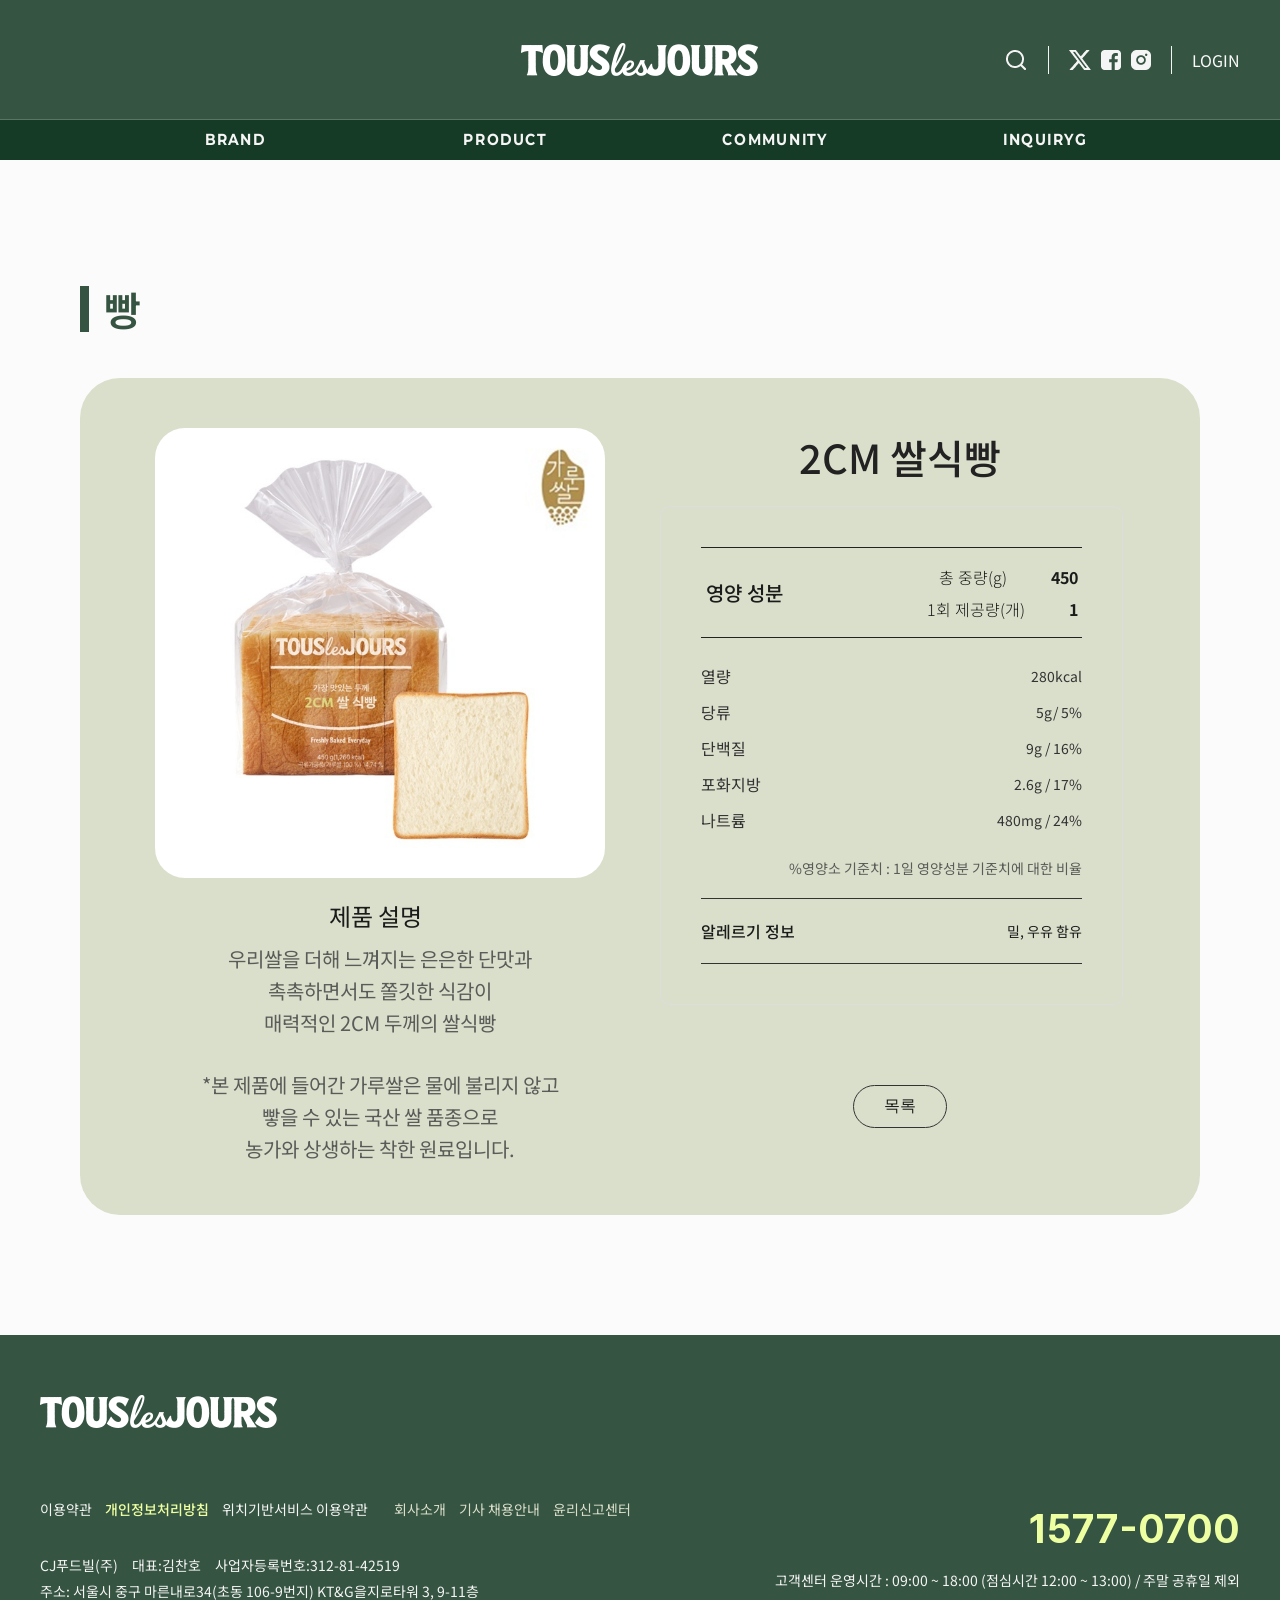
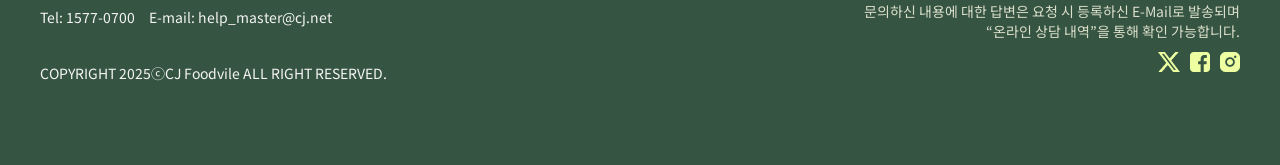
<file: bread-detail.html>
<!DOCTYPE html>
<html lang="en">

<head>
  <meta charset="UTF-8">
  <meta name="viewport" content="width=device-width, initial-scale=1.0">
  <title>건강한 베이커리, 뚜레쥬르</title> <!--서브메뉴이름 | 뚜레쥬르 << 타이틀양식-->
  <link rel="icon" href="img/common/favicon_io/favicon.ico">

  <script src="https://ajax.googleapis.com/ajax/libs/jquery/3.7.1/jquery.min.js"></script> <!--제이쿼리JS-->
  <link rel="stylesheet" href="https://cdn.jsdelivr.net/npm/swiper@11/swiper-bundle.min.css"> <!--SwiperCSS-->
  <script src="https://cdn.jsdelivr.net/npm/swiper@11/swiper-bundle.min.js"></script> <!--SwiperJS-->

  <link href="css/common.css" rel="stylesheet"> <!--공통CSS-->
  <link href="css/header.css" rel="stylesheet"> <!--headerCSS-->
  <link href="css/bread-detail.css" rel="stylesheet"><!--mainCSS-->
  <link href="css/footer.css" rel="stylesheet"> <!--footerCSS-->
  <script src="js/common.js"></script> <!--공통JS-->
</head>

<body>
  <!-- 고정 top버튼 -->
  <div class="top">
    <a href="#"><img src="img/common/icon/topBtn1.png" alt="top버튼"></a>
  </div>

  <header>
    <div class="top-wrap">
      <div class="container">
        <div class="header-logo">
          <a href="index.html">
            <img src="img/common/logo.png" alt="뚜레쥬르 로고">
          </a>
        </div>
        <div class="ico-menu_wrap">
          <div class="search">
            <a href="#"><img src="img/common/icon/search_icon.png" alt="검색 아이콘"></a>
          </div>
          <img src="img/common/icon/Line1.png" alt="구분선">
          <ul class="sns-menu-wrap">
            <li><a href="#"><img src="img/common/icon/sns_X_icon.png" alt="X"></a></li>
            <li><a href="#"><img src="img/common/icon/sns_faceBook_icon.png" alt="페이스북"></a></li>
            <li><a href="#"><img src="img/common/icon/sns_instagram_icon.png" alt="인스타그램"></a></li>
          </ul>
          <img src="img/common/icon/Line1.png" alt="구분선">
          <a href="login.html">LOGIN</a>
        </div>
      </div>
    </div>
    <nav class="main-menu">
      <div class="container">
        <ul class="menu">
          <li><a href="brand.html">BRAND</a>
            <ul class="sub-menu">
              <li><a href="brand.html">브랜드 스토리</a></li>
              <li><a href="brand_global.html">글로벌 뚜레쥬르</a></li>
              <li><a href="latelier.html">뚜레쥬르 라뜰리에</a></li>
            </ul>
          </li>
          <li><a href="product.html">PRODUCT</a>
            <ul class="sub-menu">
              <li><a href="product.html">빵</a></li>
              <li><a href="product.html">케이크</a></li>
              <li><a href="product.html">델리</a></li>
              <li><a href="product.html">디저트&스낵</a></li>
              <li><a href="product.html">음료</a></li>
              <li><a href="product.html">선물</a></li>
            </ul>
          </li>
          <li><a href="notice.html">COMMUNITY</a>
            <ul class="sub-menu">
              <li><a href="notice.html">뉴스&공지사항</a></li>
              <li><a href="event.html">이벤트&멤버십 혜택</a></li>
            </ul>
          </li>
          <li><a href="inquiry.html">INQUIRYG</a>
            <ul class="sub-menu">
              <li><a href="inquiry.html">고객센터</a></li>
              <li><a href="store.html">매장찾기</a></li>
            </ul>
          </li>
        </ul>
      </div>
      <div class="menu-bg"></div>
    </nav>
  </header>
  <div class="header-case"></div>

  <!-- main -->
  <main>
    <section class="nutritional">
      <div class="container">
        <!-- 상단 구분선 + 제목 -->
        <div class="title-wrap">
          <img src="img/breadimg/line.png" alt="구분선" class="divider">
          <h2>빵</h2>
        </div>

        <!-- 제품 영역 -->
        <div class="bread-info">
          <!-- 왼쪽 : 이미지 + 설명 -->
          <div class="bread-left">
            <img src="img/breadimg/bread1.jpg" alt="2CM 쌀식빵" class="bread-img">
            <div class="product-desc">
              <h3>제품 설명</h3>
              <p>
                우리쌀을 더해 느껴지는 은은한 단맛과<br>
                촉촉하면서도 쫄깃한 식감이<br>
                매력적인 2CM 두께의 쌀식빵
              </p>
              <p class="note">
                *본 제품에 들어간 가루쌀은 물에 불리지 않고<br>
                빻을 수 있는 국산 쌀 품종으로<br>
                농가와 상생하는 착한 원료입니다.
              </p>
            </div>
          </div>

          <!-- 오른쪽 : 제품명 + 영양성분 -->
          <div class="bread-right">
            <h3 class="product-name">2CM 쌀식빵</h3>

            <div class="nutrition-box">
              <div class="nutrition-header">
                <div class="nutrition-title">영양 성분</div>
                <div class="nutrition-info">
                  <p class="weight">총 중량(g) <strong>450</strong></p>
                  <p class="serving">1회 제공량(개) <strong>1</strong></p>
                </div>
              </div>

              <!-- 2️⃣ 중간: 영양 정보 표 -->
              <div class="nutrition-body">
                <table class="nutrition-table">
                  <tr>
                    <th>열량</th>
                    <td>280kcal</td>
                  </tr>
                  <tr>
                    <th>당류</th>
                    <td>5g/ 5%</td>
                  </tr>
                  <tr>
                    <th>단백질</th>
                    <td>9g / 16%</td>
                  </tr>
                  <tr>
                    <th>포화지방</th>
                    <td>2.6g / 17%</td>
                  </tr>
                  <tr>
                    <th>나트륨</th>
                    <td>480mg / 24%</td>
                  </tr>
                </table>
              </div>

              <!-- 3️⃣ 하단: 안내 문구 -->
              <p class="nutrition-note">
                %영양소 기준치 : 1일 영양성분 기준치에 대한 비율
              </p>

              <!-- 4️⃣ 알레르기 박스 -->
              <div class="allergy-box">
                <span class="allergy-label">알레르기 정보</span>
                <span class="allergy-label">밀, 우유 함유</span>
              </div>
            </div>

            <a href="product.html">
              <button class="btn-list">목록</button>
            </a>
          </div>
        </div>
      </div>
    </section>
  </main>

  <footer>
    <div class="container">
      <div class="footer-wrap">
        <img src="img/common/logo.png" alt="로고이미지">
        <div class="bottom-wrap">
          <div class="left-wrap">
            <div class="footer-menu_wrap">
              <ul class="footer-policy">
                <li><a href="#">이용약관</a></li>
                <li><a href="#">개인정보처리방침</a></li>
                <li><a href="#">위치기반서비스 이용약관</a></li>
              </ul>
              <ul class="footer-info">
                <li><a href="#">회사소개</a></li>
                <li><a href="#">기사 채용안내</a></li>
                <li><a href="#">윤리신고센터</a></li>
              </ul>
            </div>
            <div class="footer-company">
              <p>CJ푸드빌(주)&emsp;대표:김찬호&emsp;사업자등록번호:312-81-42519</p>
              <p>주소: 서울시 중구 마른내로34(초동 106-9번지) KT&G을지로타워 3, 9-11층</p>
              <p>Tel: 1577-0700&emsp;E-mail: help_master@cj.net</p>
            </div>
            <p>COPYRIGHT 2025ⓒCJ Foodvile ALL RIGHT RESERVED.</p>
          </div>
          <div class="right-wrap">
            <h1>1577-0700</h1>
            <p>고객센터 운영시간 : 09:00 ~ 18:00 (점심시간 12:00 ~ 13:00) / 주말 공휴일 제외</p>
            <p>문의하신 내용에 대한 답변은 요청 시 등록하신 E-Mail로 발송되며<br>
              “온라인 상담 내역”을 통해 확인 가능합니다.</p>
            <ul class="sns-menu-wrap">
              <li><a href="#"><img src="img/common/icon/sns_X_icon_lime.png" alt="X"></a></li>
              <li><a href="#"><img src="img/common/icon/sns_faceBook_icon_lime.png" alt="페이스북"></a></li>
              <li><a href="#"><img src="img/common/icon/sns_instagram_icon_lime.png" alt="인스타그램"></a></li>
            </ul>
          </div>
        </div>
      </div>
    </div>
  </footer>
</body>

</html>
</file>
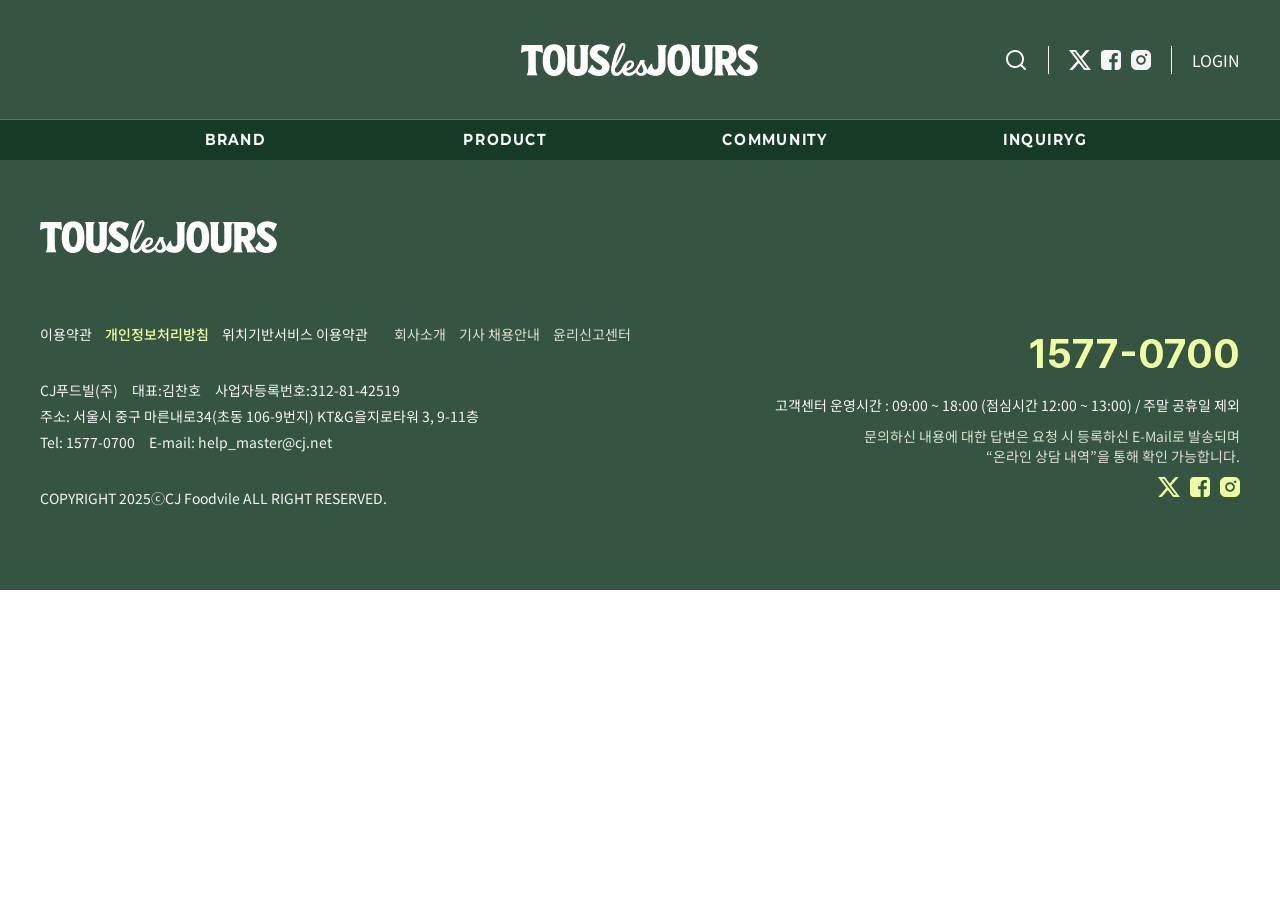
<file: common.html>
<!DOCTYPE html>
<html lang="en">

<head>
  <meta charset="UTF-8">
  <meta name="viewport" content="width=device-width, initial-scale=1.0">
  <title>건강한 베이커리, 뚜레쥬르</title> <!--서브메뉴이름 | 뚜레쥬르 << 타이틀양식-->
  <link rel="icon" href="img/common/favicon_io/favicon.ico">

  <script src="https://ajax.googleapis.com/ajax/libs/jquery/3.7.1/jquery.min.js"></script> <!--제이쿼리JS-->
  <link rel="stylesheet" href="https://cdn.jsdelivr.net/npm/swiper@11/swiper-bundle.min.css"> <!--SwiperCSS-->
  <script src="https://cdn.jsdelivr.net/npm/swiper@11/swiper-bundle.min.js"></script> <!--SwiperJS-->

  <link href="css/common.css" rel="stylesheet"> <!--공통CSS-->
  <link href="css/header.css" rel="stylesheet"> <!--headerCSS-->
  <link href="css/footer.css" rel="stylesheet"> <!--footerCSS-->
  <script src="js/common.js"></script> <!--공통JS-->

</head>

<body>
  <!-- 고정 top버튼 -->
  <div class="top">
    <a href="#"><img src="img/common/icon/topBtn1.png" alt="top버튼"></a>
  </div>

  <header>
    <div class="top-wrap">
      <div class="container">
        <div class="header-logo">
          <a href="index.html">
            <img src="img/common/logo.png" alt="뚜레쥬르 로고">
          </a>
        </div>
        <div class="ico-menu_wrap">
          <div class="search">
            <a href="#"><img src="img/common/icon/search_icon.png" alt="검색 아이콘"></a>
          </div>
          <img src="img/common/icon/Line1.png" alt="구분선">
          <ul class="sns-menu-wrap">
            <li><a href="#"><img src="img/common/icon/sns_X_icon.png" alt="X"></a></li>
            <li><a href="#"><img src="img/common/icon/sns_faceBook_icon.png" alt="페이스북"></a></li>
            <li><a href="#"><img src="img/common/icon/sns_instagram_icon.png" alt="인스타그램"></a></li>
          </ul>
          <img src="img/common/icon/Line1.png" alt="구분선">
          <a href="#">LOGIN</a>
        </div>
      </div>
    </div>
    <nav class="main-menu">
      <div class="container">
        <ul class="menu">
          <li><a href="brand.html">BRAND</a>
            <ul class="sub-menu">
              <li><a href="#">브랜드 스토리</a></li>
              <li><a href="#">글로벌 뚜레쥬르</a></li>
              <li><a href="#">뚜레쥬르 라뜰리에</a></li>
            </ul>
          </li>
          <li><a href="product.html">PRODUCT</a>
            <ul class="sub-menu">
              <li><a href="#">서브메뉴1</a></li>
              <li><a href="#">서브메뉴2</a></li>
              <li><a href="#">서브메뉴3</a></li>
            </ul>
          </li>
          <li><a href="community.html">COMMUNITY</a>
            <ul class="sub-menu">
              <li><a href="#">서브메뉴1</a></li>
              <li><a href="#">서브메뉴2</a></li>
              <li><a href="#">서브메뉴3</a></li>
              <li><a href="#">서브메뉴4</a></li>
            </ul>
          </li>
          <li><a href="inquiryg.html">INQUIRYG</a>
            <ul class="sub-menu">
              <li><a href="#">고객센터</a></li>
              <li><a href="#">매장찾기</a></li>
            </ul>
          </li>
        </ul>
      </div>
      <div class="menu-bg"></div>
    </nav>
  </header>
  <div class="header-case"></div>

  <main>
    <!--! 여기부터 작성하기-->

    <!--! 여기까지 작성하기-->
  </main>

  <footer>
    <div class="container">
      <div class="footer-wrap">
        <img src="img/common/logo.png" alt="로고이미지">
        <div class="bottom-wrap">
          <div class="left-wrap">
            <div class="footer-menu_wrap">
              <ul class="footer-policy">
                <li><a href="#">이용약관</a></li>
                <li><a href="#">개인정보처리방침</a></li>
                <li><a href="#">위치기반서비스 이용약관</a></li>
              </ul>
              <ul class="footer-info">
                <li><a href="#">회사소개</a></li>
                <li><a href="#">기사 채용안내</a></li>
                <li><a href="#">윤리신고센터</a></li>
              </ul>
            </div>
            <div class="footer-company">
              <p>CJ푸드빌(주)&emsp;대표:김찬호&emsp;사업자등록번호:312-81-42519</p>
              <p>주소: 서울시 중구 마른내로34(초동 106-9번지) KT&G을지로타워 3, 9-11층</p>
              <p>Tel: 1577-0700&emsp;E-mail: help_master@cj.net</p>
            </div>
            <p>COPYRIGHT 2025ⓒCJ Foodvile ALL RIGHT RESERVED.</p>
          </div>
          <div class="right-wrap">
            <h1>1577-0700</h1>
            <p>고객센터 운영시간 : 09:00 ~ 18:00 (점심시간 12:00 ~ 13:00) / 주말 공휴일 제외</p>
            <p>문의하신 내용에 대한 답변은 요청 시 등록하신 E-Mail로 발송되며<br>
              “온라인 상담 내역”을 통해 확인 가능합니다.</p>
            <ul class="sns-menu-wrap">
              <li><a href="#"><img src="img/common/icon/sns_X_icon_lime.png" alt="X"></a></li>
              <li><a href="#"><img src="img/common/icon/sns_faceBook_icon_lime.png" alt="페이스북"></a></li>
              <li><a href="#"><img src="img/common/icon/sns_instagram_icon_lime.png" alt="인스타그램"></a></li>
            </ul>
          </div>
        </div>
      </div>
    </div>
  </footer>
</body>

</html>
</file>
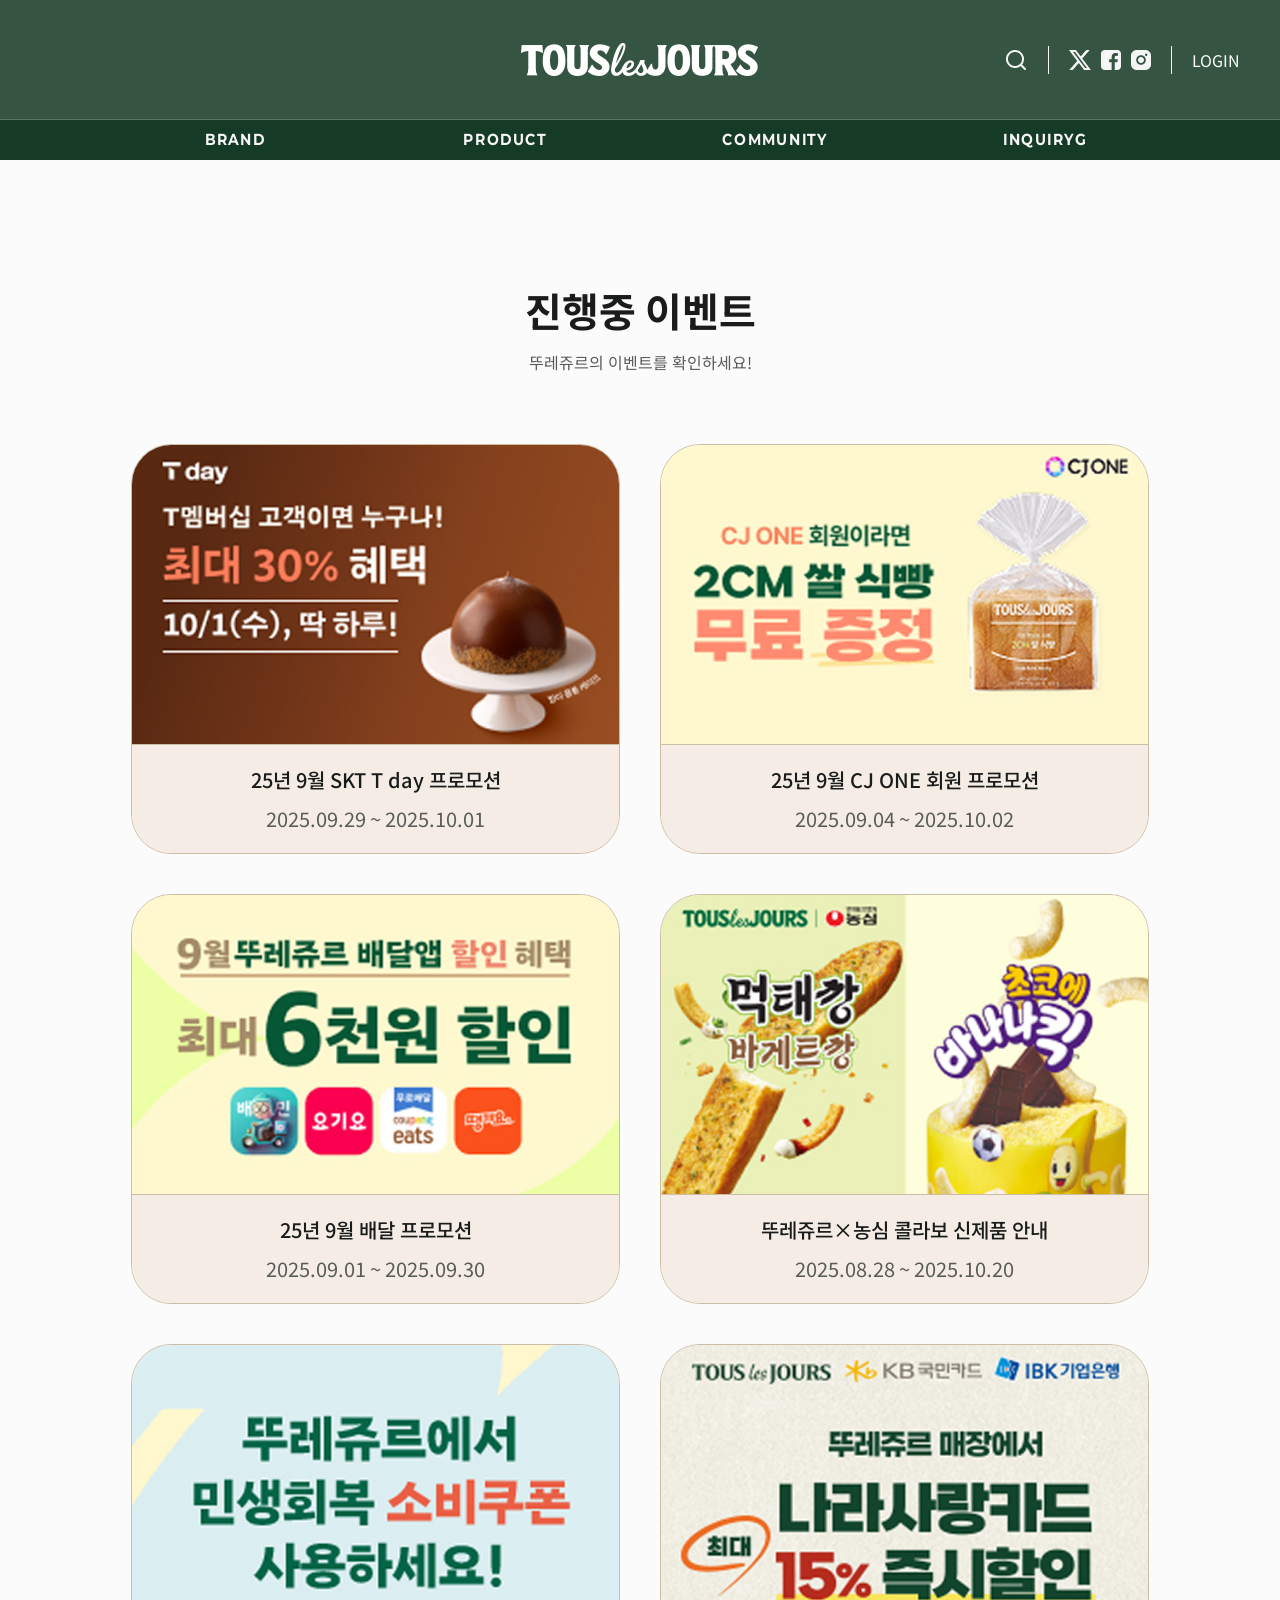
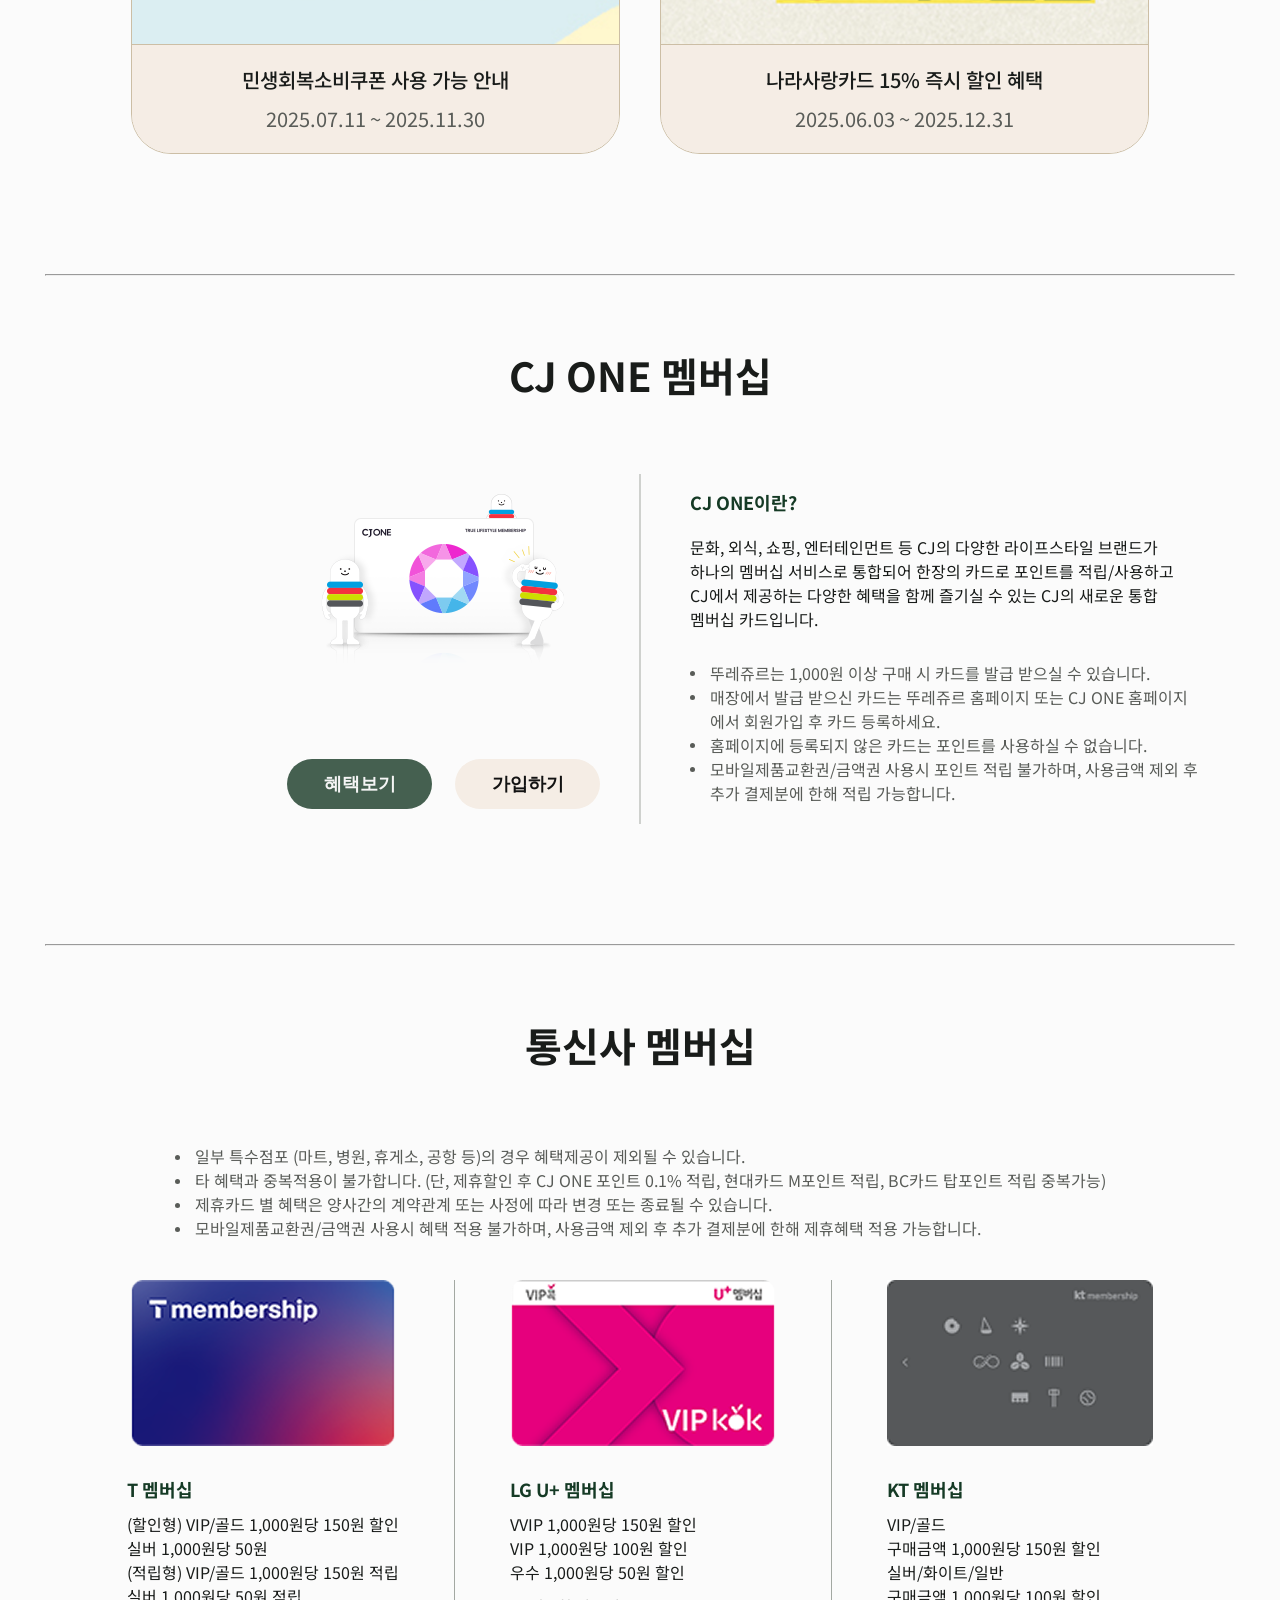
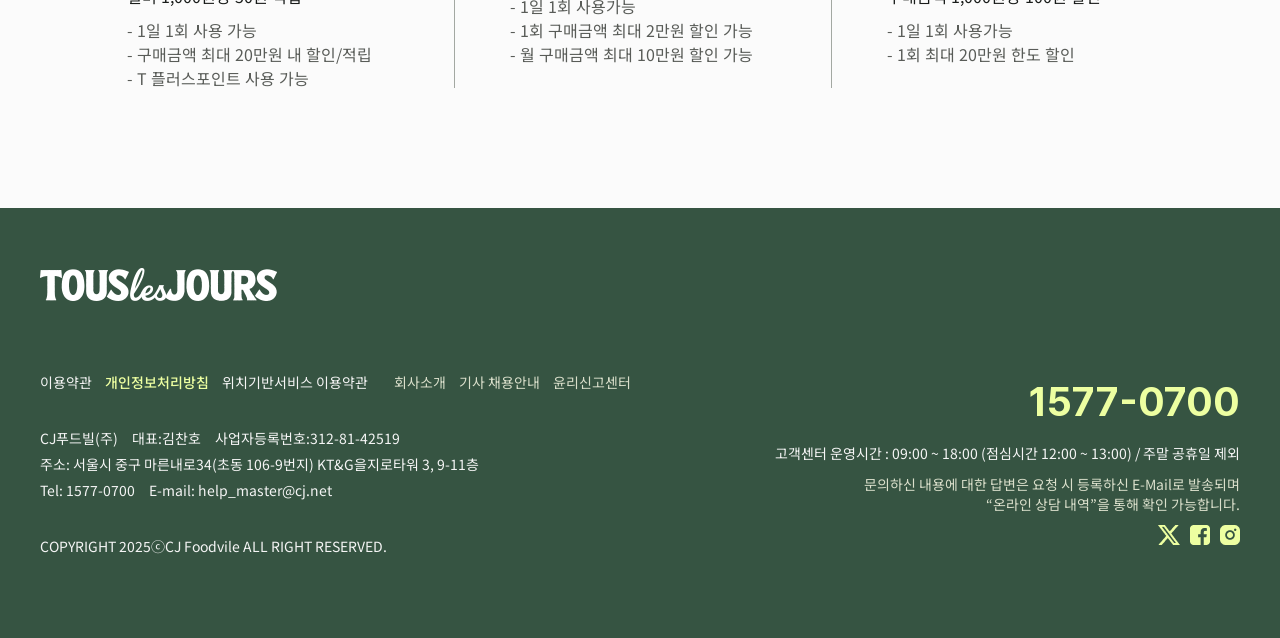
<file: event.html>
<!DOCTYPE html>
<html lang="en">

<head>
    <meta charset="UTF-8">
    <meta name="viewport" content="width=device-width, initial-scale=1.0">
    <title>건강한 베이커리, 뚜레쥬르</title> <!--서브메뉴이름 | 뚜레쥬르 << 타이틀양식-->
    <link rel="icon" href="img/common/favicon_io/favicon.ico">

    <script src="https://ajax.googleapis.com/ajax/libs/jquery/3.7.1/jquery.min.js"></script> <!--제이쿼리JS-->
    <link rel="stylesheet" href="https://cdn.jsdelivr.net/npm/swiper@11/swiper-bundle.min.css"> <!--SwiperCSS-->
    <script src="https://cdn.jsdelivr.net/npm/swiper@11/swiper-bundle.min.js"></script> <!--SwiperJS-->

    <link href="css/common.css" rel="stylesheet"> <!--공통CSS-->
    <link href="css/header.css" rel="stylesheet"> <!--headerCSS-->
    <link href="css/footer.css" rel="stylesheet"> <!--footerCSS-->
    <link href="css/event.css" rel="stylesheet">
    <script src="js/common.js"></script> <!--공통JS-->

</head>

<body>
    <!-- 고정 top버튼 -->
    <div class="top">
        <a href="#"><img src="img/common/icon/topBtn1.png" alt="top버튼"></a>
    </div>

    <header>
        <div class="top-wrap">
            <div class="container">
                <div class="header-logo">
                    <a href="index.html">
                        <img src="img/common/logo.png" alt="뚜레쥬르 로고">
                    </a>
                </div>
                <div class="ico-menu_wrap">
                    <div class="search">
                        <a href="#"><img src="img/common/icon/search_icon.png" alt="검색 아이콘"></a>
                    </div>
                    <img src="img/common/icon/Line1.png" alt="구분선">
                    <ul class="sns-menu-wrap">
                        <li><a href="#"><img src="img/common/icon/sns_X_icon.png" alt="X"></a></li>
                        <li><a href="#"><img src="img/common/icon/sns_faceBook_icon.png" alt="페이스북"></a></li>
                        <li><a href="#"><img src="img/common/icon/sns_instagram_icon.png" alt="인스타그램"></a></li>
                    </ul>
                    <img src="img/common/icon/Line1.png" alt="구분선">
                    <a href="login.html">LOGIN</a>
                </div>
            </div>
        </div>
        <nav class="main-menu">
            <div class="container">
                <ul class="menu">
                    <li><a href="brand.html">BRAND</a>
                        <ul class="sub-menu">
                            <li><a href="brand.html">브랜드 스토리</a></li>
                            <li><a href="brand_global.html">글로벌 뚜레쥬르</a></li>
                            <li><a href="latelier.html">뚜레쥬르 라뜰리에</a></li>
                        </ul>
                    </li>
                    <li><a href="product.html">PRODUCT</a>
                        <ul class="sub-menu">
                            <li><a href="product.html">빵</a></li>
                            <li><a href="product.html">케이크</a></li>
                            <li><a href="product.html">델리</a></li>
                            <li><a href="product.html">디저트&스낵</a></li>
                            <li><a href="product.html">음료</a></li>
                            <li><a href="product.html">선물</a></li>
                        </ul>
                    </li>
                    <li><a href="notice.html">COMMUNITY</a>
                        <ul class="sub-menu">
                            <li><a href="notice.html">뉴스&공지사항</a></li>
                            <li><a href="event.html">이벤트&멤버십 혜택</a></li>
                        </ul>
                    </li>
                    <li><a href="inquiry.html">INQUIRYG</a>
                        <ul class="sub-menu">
                            <li><a href="inquiry.html">고객센터</a></li>
                            <li><a href="store.html">매장찾기</a></li>
                        </ul>
                    </li>
                </ul>
            </div>
            <div class="menu-bg"></div>
        </nav>
    </header>
    <div class="header-case"></div>

    <main>
        <!--! 여기부터 작성하기-->
        <section class="event-section">
            <h2 class="section-title">진행중 이벤트</h2>
            <p class="section-subtitle">뚜레쥬르의 이벤트를 확인하세요!</p>

            <div class="event-grid">
                <a href="event_page.html" class="event-card">
                    <img src="img/notie/event1.png" alt="SKT T day 프로모션">
                    <div class="event-info">
                        <p>25년 9월 SKT T day 프로모션</p>
                        <p class="sub-desc">2025.09.29 ~ 2025.10.01</p>
                    </div>
                </a>

                <a href="event_page.html" class="event-card">
                    <img src="img/notie/event2.png" alt="CJ ONE 회원 프로모션">
                    <div class="event-info">
                        <p>25년 9월 CJ ONE 회원 프로모션</p>
                        <p class="sub-desc">2025.09.04 ~ 2025.10.02</p>
                    </div>
                </a>

                <a href="event_page.html" class="event-card">
                    <img src="img/notie/event3.png" alt="배달 할인 이벤트">
                    <div class="event-info">
                        <p>25년 9월 배달 프로모션</p>
                        <p class="sub-desc">2025.09.01 ~ 2025.09.30</p>
                    </div>
                </a>

                <a href="event_page.html" class="event-card">
                    <img src="img/notie/event4.png" alt="먹태강 스틱 출시 안내">
                    <div class="event-info">
                        <p>뚜레쥬르×농심 콜라보 신제품 안내</p>
                        <p class="sub-desc">2025.08.28 ~ 2025.10.20</p>
                    </div>
                </a>

                <a href="event_page.html" class="event-card">
                    <img src="img/notie/event5.png" alt="민생회복 소비쿠폰 안내">
                    <div class="event-info">
                        <p>민생회복소비쿠폰 사용 가능 안내</p>
                        <p class="sub-desc">2025.07.11 ~ 2025.11.30</p>
                    </div>
                </a>

                <a href="event_page.html" class="event-card">
                    <img src="img/notie/event6.png" alt="나라사랑카드 할인 혜택">
                    <div class="event-info">
                        <p>나라사랑카드 15% 즉시 할인 혜택</p>
                        <p class="sub-desc">2025.06.03 ~ 2025.12.31</p>
                    </div>
                </a>
            </div>
        </section>
        </div>
        <!-- CJ ONE 멤버십 -->
        <section class="cjone-section">
            <hr class="divider">
            <h2 class="section-title">CJ ONE 멤버십</h2>
            <div class="cjone-content">
                <div class="cjone-image">
                    <img src="img/notie/cj_card.png" alt="CJ ONE 멤버십 카드">
                    <div class="cjone-buttons">
                        <button class="btn-green">혜택보기</button>
                        <button class="btn-ivory">가입하기</button>
                    </div>
                </div>
                <div class="cjone-vertical-line"></div>
                <div class="cjone-info">
                    <h3>CJ ONE이란?</h3>
                    <p> 문화, 외식, 쇼핑, 엔터테인먼트 등 CJ의 다양한 라이프스타일 브랜드가<br>하나의 멤버십 서비스로 통합되어 한장의 카드로 포인트를 적립/사용하고<br>CJ에서
                        제공하는 다양한 혜택을 함께 즐기실 수 있는 CJ의 새로운 통합<br>멤버십 카드입니다. </p>
                    <ul>
                        <li>뚜레쥬르는 1,000원 이상 구매 시 카드를 발급 받으실 수 있습니다.</li>
                        <li>매장에서 발급 받으신 카드는 뚜레쥬르 홈페이지 또는 CJ ONE 홈페이지<br>에서 회원가입 후 카드 등록하세요.</li>
                        <li>홈페이지에 등록되지 않은 카드는 포인트를 사용하실 수 없습니다.</li>
                        <li>모바일제품교환권/금액권 사용시 포인트 적립 불가하며, 사용금액 제외 후<br>추가 결제분에 한해 적립 가능합니다.</li>
                    </ul>
                </div>
            </div>
            <hr class="divider-below">
        </section>
        <section class="tel-section">
            <h2 class="section-title">통신사 멤버십</h2>
            <ul class="tel-notice">
                <li>일부 특수점포 (마트, 병원, 휴게소, 공항 등)의 경우 혜택제공이 제외될 수 있습니다.</li>
                <li>타 혜택과 중복적용이 불가합니다. (단, 제휴할인 후 CJ ONE 포인트 0.1% 적립, 현대카드 M포인트 적립, BC카드 탑포인트 적립 중복가능)</li>
                <li>제휴카드 별 혜택은 양사간의 계약관계 또는 사정에 따라 변경 또는 종료될 수 있습니다.</li>
                <li>모바일제품교환권/금액권 사용시 혜택 적용 불가하며, 사용금액 제외 후 추가 결제분에 한해 제휴혜택 적용 가능합니다.</li>
            </ul>

            <div class="tel-grid">
                <div class="tel-card">
                    <img src="img/notie/t-card.png" alt="T멤버십">
                    <h3>T 멤버십</h3>
                    <p class="text-default">(할인형) VIP/골드 1,000원당 150원 할인<br>실버 1,000원당 50원<br>(적립형) VIP/골드 1,000원당 150원
                        적립<br>실버 1,000원당
                        50원 적립</p>
                    <p class="sub-desc">- 1일 1회 사용 가능<br>- 구매금액 최대 20만원 내 할인/적립<br>- T 플러스포인트 사용 가능</p>
                </div>

                <div class="divider-vertical"></div>
                <div class="tel-card">
                    <img src="img/notie/lg-card.png" alt="LG U+ 멤버십">
                    <h3>LG U+ 멤버십</h3>
                    <p class="text-default">VVIP 1,000원당 150원 할인<br>VIP 1,000원당 100원 할인<br>우수 1,000원당 50원 할인</p>
                    <p class="sub-desc">- 1일 1회 사용가능<br>- 1회 구매금액 최대 2만원 할인 가능<br>- 월 구매금액 최대 10만원 할인 가능</p>
                </div>

                <div class="divider-vertical"></div>

                <div class="tel-card">
                    <img src="img/notie/kt-card.png" alt="KT 멤버십">
                    <h3>KT 멤버십</h3>
                    <p class="text-default">VIP/골드<br>구매금액 1,000원당 150원 할인<br>실버/화이트/일반<br>구매금액 1,000원당 100원 할인</p>
                    <p class="sub-desc">- 1일 1회 사용가능<br>- 1회 최대 20만원 한도 할인</p>
                </div>
            </div>
        </section>
        <!--! 여기까지 작성하기-->
    </main>

    <footer>
        <div class="container">
            <div class="footer-wrap">
                <img src="img/common/logo.png" alt="로고이미지">
                <div class="bottom-wrap">
                    <div class="left-wrap">
                        <div class="footer-menu_wrap">
                            <ul class="footer-policy">
                                <li><a href="#">이용약관</a></li>
                                <li><a href="#">개인정보처리방침</a></li>
                                <li><a href="#">위치기반서비스 이용약관</a></li>
                            </ul>
                            <ul class="footer-info">
                                <li><a href="#">회사소개</a></li>
                                <li><a href="#">기사 채용안내</a></li>
                                <li><a href="#">윤리신고센터</a></li>
                            </ul>
                        </div>
                        <div class="footer-company">
                            <p>CJ푸드빌(주)&emsp;대표:김찬호&emsp;사업자등록번호:312-81-42519</p>
                            <p>주소: 서울시 중구 마른내로34(초동 106-9번지) KT&G을지로타워 3, 9-11층</p>
                            <p>Tel: 1577-0700&emsp;E-mail: help_master@cj.net</p>
                        </div>
                        <p>COPYRIGHT 2025ⓒCJ Foodvile ALL RIGHT RESERVED.</p>
                    </div>
                    <div class="right-wrap">
                        <h1>1577-0700</h1>
                        <p>고객센터 운영시간 : 09:00 ~ 18:00 (점심시간 12:00 ~ 13:00) / 주말 공휴일 제외</p>
                        <p>문의하신 내용에 대한 답변은 요청 시 등록하신 E-Mail로 발송되며<br>
                            “온라인 상담 내역”을 통해 확인 가능합니다.</p>
                        <ul class="sns-menu-wrap">
                            <li><a href="#"><img src="img/common/icon/sns_X_icon_lime.png" alt="X"></a></li>
                            <li><a href="#"><img src="img/common/icon/sns_faceBook_icon_lime.png" alt="페이스북"></a></li>
                            <li><a href="#"><img src="img/common/icon/sns_instagram_icon_lime.png" alt="인스타그램"></a></li>
                        </ul>
                    </div>
                </div>
            </div>
        </div>
    </footer>
</body>

</html>
</file>
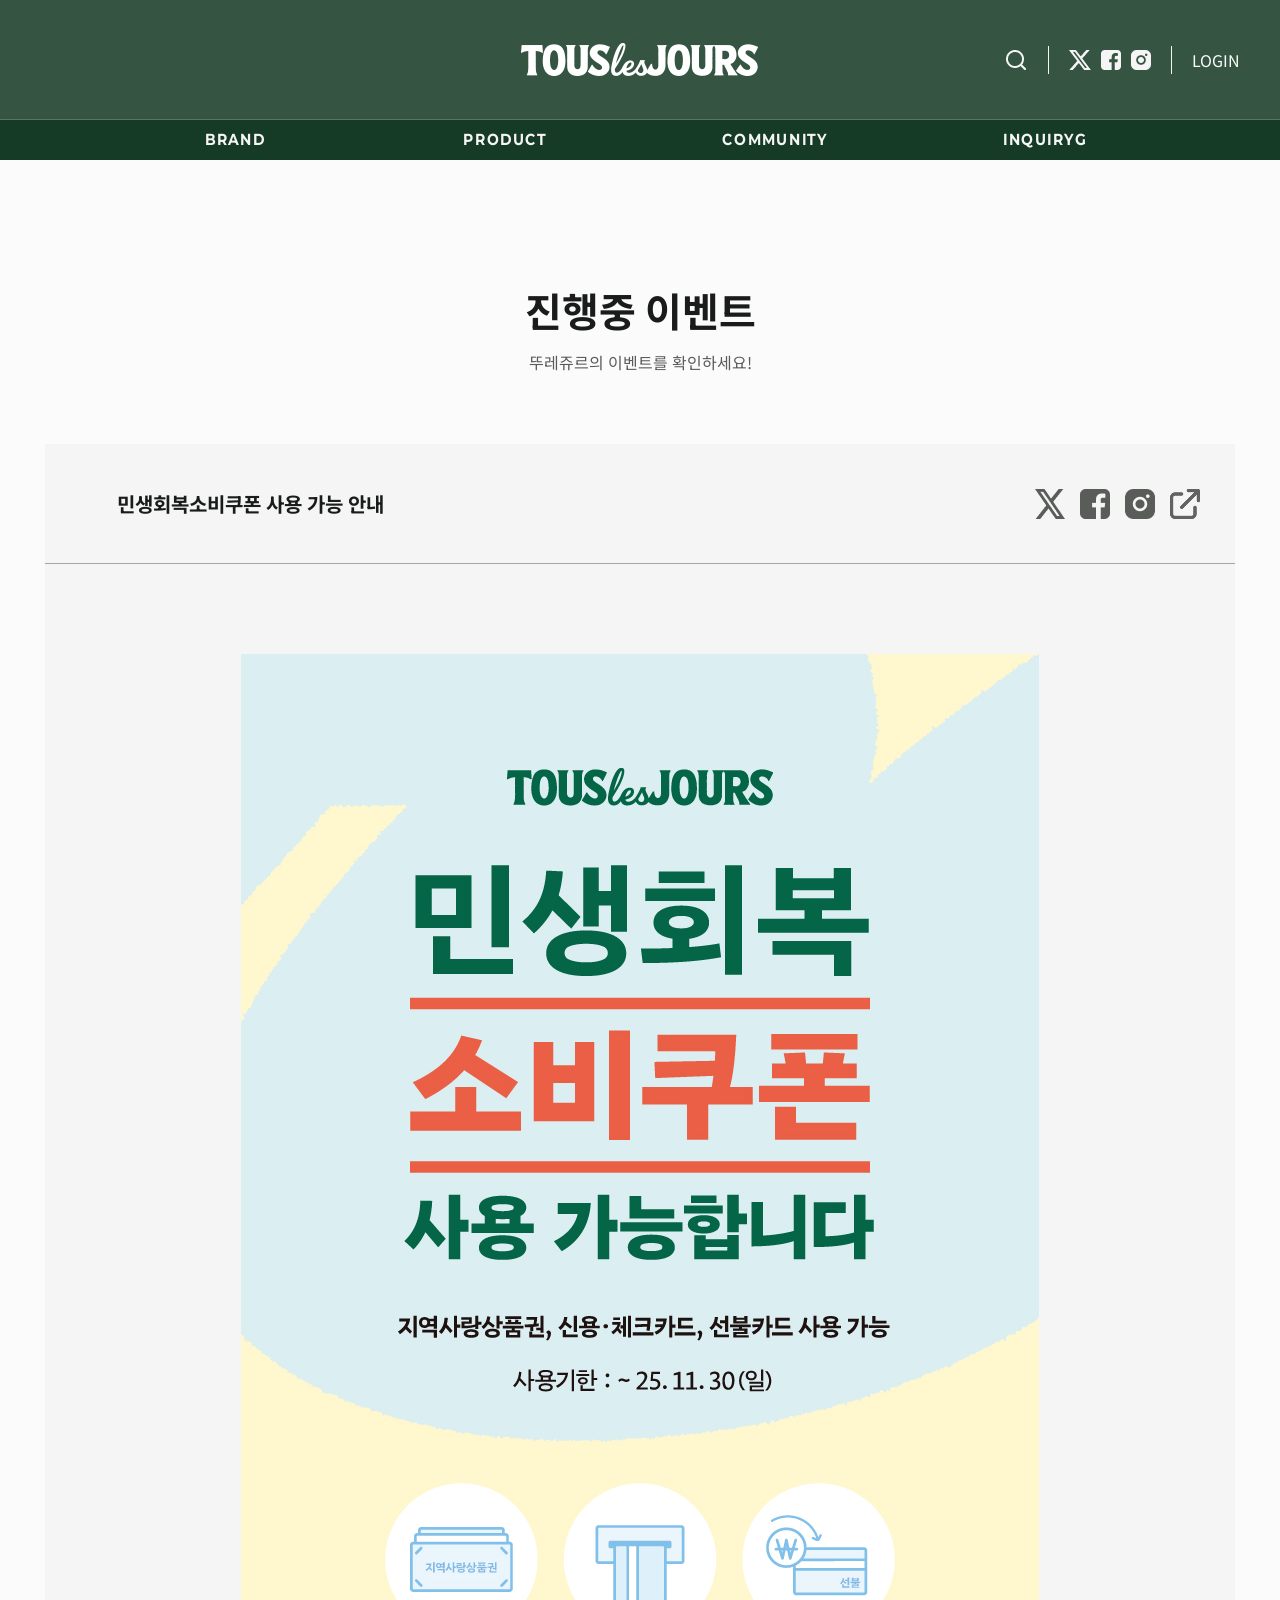
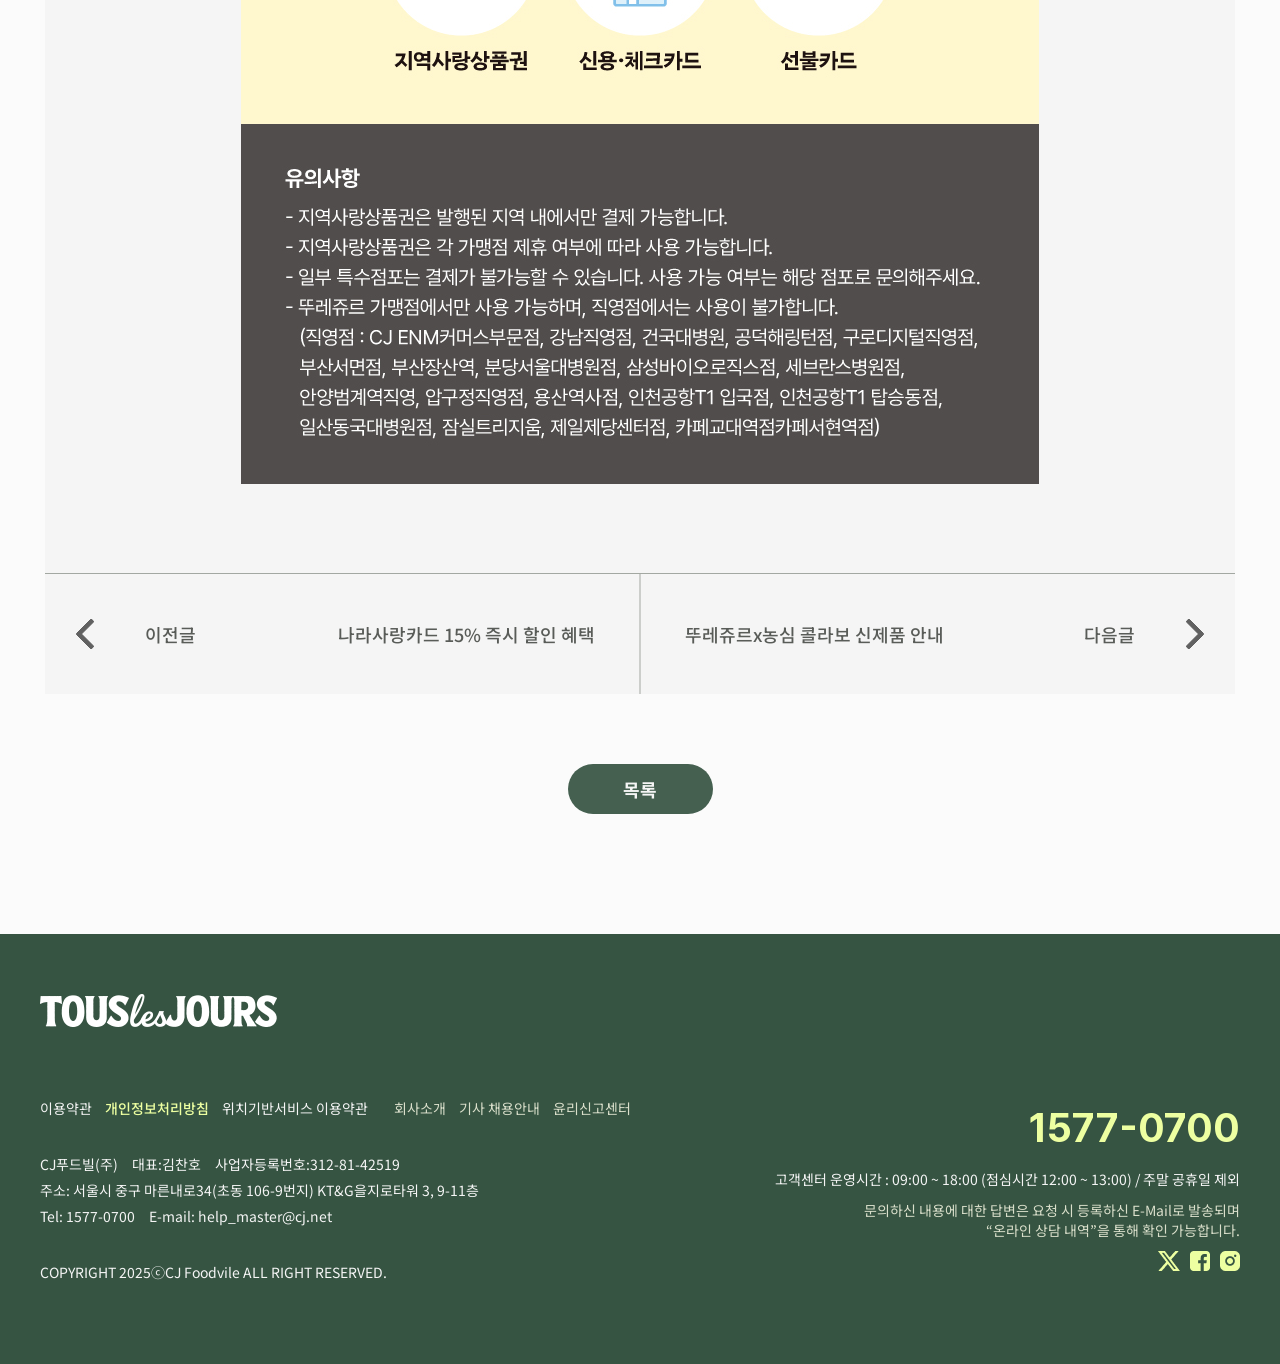
<file: event_page.html>
<!DOCTYPE html>
<html lang="en">

<head>
    <meta charset="UTF-8">
    <meta name="viewport" content="width=device-width, initial-scale=1.0">
    <title>건강한 베이커리, 뚜레쥬르</title> <!--서브메뉴이름 | 뚜레쥬르 << 타이틀양식-->
    <link rel="icon" href="img/common/favicon_io/favicon.ico">

    <script src="https://ajax.googleapis.com/ajax/libs/jquery/3.7.1/jquery.min.js"></script> <!--제이쿼리JS-->
    <link rel="stylesheet" href="https://cdn.jsdelivr.net/npm/swiper@11/swiper-bundle.min.css"> <!--SwiperCSS-->
    <script src="https://cdn.jsdelivr.net/npm/swiper@11/swiper-bundle.min.js"></script> <!--SwiperJS-->

    <link href="css/common.css" rel="stylesheet"> <!--공통CSS-->
    <link href="css/header.css" rel="stylesheet"> <!--headerCSS-->
    <link href="css/footer.css" rel="stylesheet"> <!--footerCSS-->
    <link href="css/event_page.css" rel="stylesheet">
    <script src="js/common.js"></script> <!--공통JS-->

</head>

<body>
    <!-- 고정 top버튼 -->
    <div class="top">
        <a href="#"><img src="img/common/icon/topBtn1.png" alt="top버튼"></a>
    </div>

    <header>
        <div class="top-wrap">
            <div class="container">
                <div class="header-logo">
                    <a href="index.html">
                        <img src="img/common/logo.png" alt="뚜레쥬르 로고">
                    </a>
                </div>
                <div class="ico-menu_wrap">
                    <div class="search">
                        <a href="#"><img src="img/common/icon/search_icon.png" alt="검색 아이콘"></a>
                    </div>
                    <img src="img/common/icon/Line1.png" alt="구분선">
                    <ul class="sns-menu-wrap">
                        <li><a href="#"><img src="img/common/icon/sns_X_icon.png" alt="X"></a></li>
                        <li><a href="#"><img src="img/common/icon/sns_faceBook_icon.png" alt="페이스북"></a></li>
                        <li><a href="#"><img src="img/common/icon/sns_instagram_icon.png" alt="인스타그램"></a></li>
                    </ul>
                    <img src="img/common/icon/Line1.png" alt="구분선">
                    <a href="login.html">LOGIN</a>
                </div>
            </div>
        </div>
        <nav class="main-menu">
            <div class="container">
                <ul class="menu">
                    <li><a href="brand.html">BRAND</a>
                        <ul class="sub-menu">
                            <li><a href="brand.html">브랜드 스토리</a></li>
                            <li><a href="brand_global.html">글로벌 뚜레쥬르</a></li>
                            <li><a href="latelier.html">뚜레쥬르 라뜰리에</a></li>
                        </ul>
                    </li>
                    <li><a href="product.html">PRODUCT</a>
                        <ul class="sub-menu">
                            <li><a href="product.html">빵</a></li>
                            <li><a href="product.html">케이크</a></li>
                            <li><a href="product.html">델리</a></li>
                            <li><a href="product.html">디저트&스낵</a></li>
                            <li><a href="product.html">음료</a></li>
                            <li><a href="product.html">선물</a></li>
                        </ul>
                    </li>
                    <li><a href="notice.html">COMMUNITY</a>
                        <ul class="sub-menu">
                            <li><a href="notice.html">뉴스&공지사항</a></li>
                            <li><a href="event.html">이벤트&멤버십 혜택</a></li>
                        </ul>
                    </li>
                    <li><a href="inquiry.html">INQUIRYG</a>
                        <ul class="sub-menu">
                            <li><a href="inquiry.html">고객센터</a></li>
                            <li><a href="store.html">매장찾기</a></li>
                        </ul>
                    </li>
                </ul>
            </div>
            <div class="menu-bg"></div>
        </nav>
    </header>
    <div class="header-case"></div>

    <main>
        <!--! 여기부터 작성하기-->
        <section class="event-section">
            <div class="event-header">
                <h2 class="event-title">진행중 이벤트</h2>
                <p class="event-subtitle">뚜레쥬르의 이벤트를 확인하세요!</p>
            </div>

            <div class="event-content">
                <h3 class="event-label">민생회복소비쿠폰 사용 가능 안내</h3>
                <div class="event-icons">
                    <a href="#" title="X"><img src="img/notie/sns_x.png" alt="X 아이콘"></a>
                    <a href="#" title="페이스북"><img src="img/notie/sns_facebook.png" alt="페이스북 아이콘"></a>
                    <a href="#" title="인스타그램"><img src="img/notie/sns_instagram.png" alt="인스타그램 아이콘"></a>
                    <a href="#" title="공유하기"><img src="img/notie/link.png" alt="공유 아이콘"></a>
                </div>
            </div>

            <div class="event-main">
                <img src="img/notie/event.jpg" alt="이벤트 이미지">
            </div>

            <div class="event-navigation">
                <a href="event.html" class="event-nav-box">
                    <img src="img/notie/back.png" alt="이전글 아이콘" class="prev-icon">
                    <span class="prev-label">이전글</span>
                    <span class="prev-title">나라사랑카드 15% 즉시 할인 혜택</span>

                    <div class="separator"></div>

                    <span class="next-title">뚜레쥬르x농심 콜라보 신제품 안내</span>
                    <span class="next-label">다음글</span>
                    <img src="img/notie/next.png" alt="다음글 아이콘" class="next-icon">
                </a>
                <a href="event.html" class="list-btn">목록</a>
            </div>
        </section>
        <!--! 여기까지 작성하기-->
    </main>

    <footer>
        <div class="container">
            <div class="footer-wrap">
                <img src="img/common/logo.png" alt="로고이미지">
                <div class="bottom-wrap">
                    <div class="left-wrap">
                        <div class="footer-menu_wrap">
                            <ul class="footer-policy">
                                <li><a href="#">이용약관</a></li>
                                <li><a href="#">개인정보처리방침</a></li>
                                <li><a href="#">위치기반서비스 이용약관</a></li>
                            </ul>
                            <ul class="footer-info">
                                <li><a href="#">회사소개</a></li>
                                <li><a href="#">기사 채용안내</a></li>
                                <li><a href="#">윤리신고센터</a></li>
                            </ul>
                        </div>
                        <div class="footer-company">
                            <p>CJ푸드빌(주)&emsp;대표:김찬호&emsp;사업자등록번호:312-81-42519</p>
                            <p>주소: 서울시 중구 마른내로34(초동 106-9번지) KT&G을지로타워 3, 9-11층</p>
                            <p>Tel: 1577-0700&emsp;E-mail: help_master@cj.net</p>
                        </div>
                        <p>COPYRIGHT 2025ⓒCJ Foodvile ALL RIGHT RESERVED.</p>
                    </div>
                    <div class="right-wrap">
                        <h1>1577-0700</h1>
                        <p>고객센터 운영시간 : 09:00 ~ 18:00 (점심시간 12:00 ~ 13:00) / 주말 공휴일 제외</p>
                        <p>문의하신 내용에 대한 답변은 요청 시 등록하신 E-Mail로 발송되며<br>
                            “온라인 상담 내역”을 통해 확인 가능합니다.</p>
                        <ul class="sns-menu-wrap">
                            <li><a href="#"><img src="img/common/icon/sns_X_icon_lime.png" alt="X"></a></li>
                            <li><a href="#"><img src="img/common/icon/sns_faceBook_icon_lime.png" alt="페이스북"></a></li>
                            <li><a href="#"><img src="img/common/icon/sns_instagram_icon_lime.png" alt="인스타그램"></a></li>
                        </ul>
                    </div>
                </div>
            </div>
        </div>
    </footer>
</body>

</html>
</file>
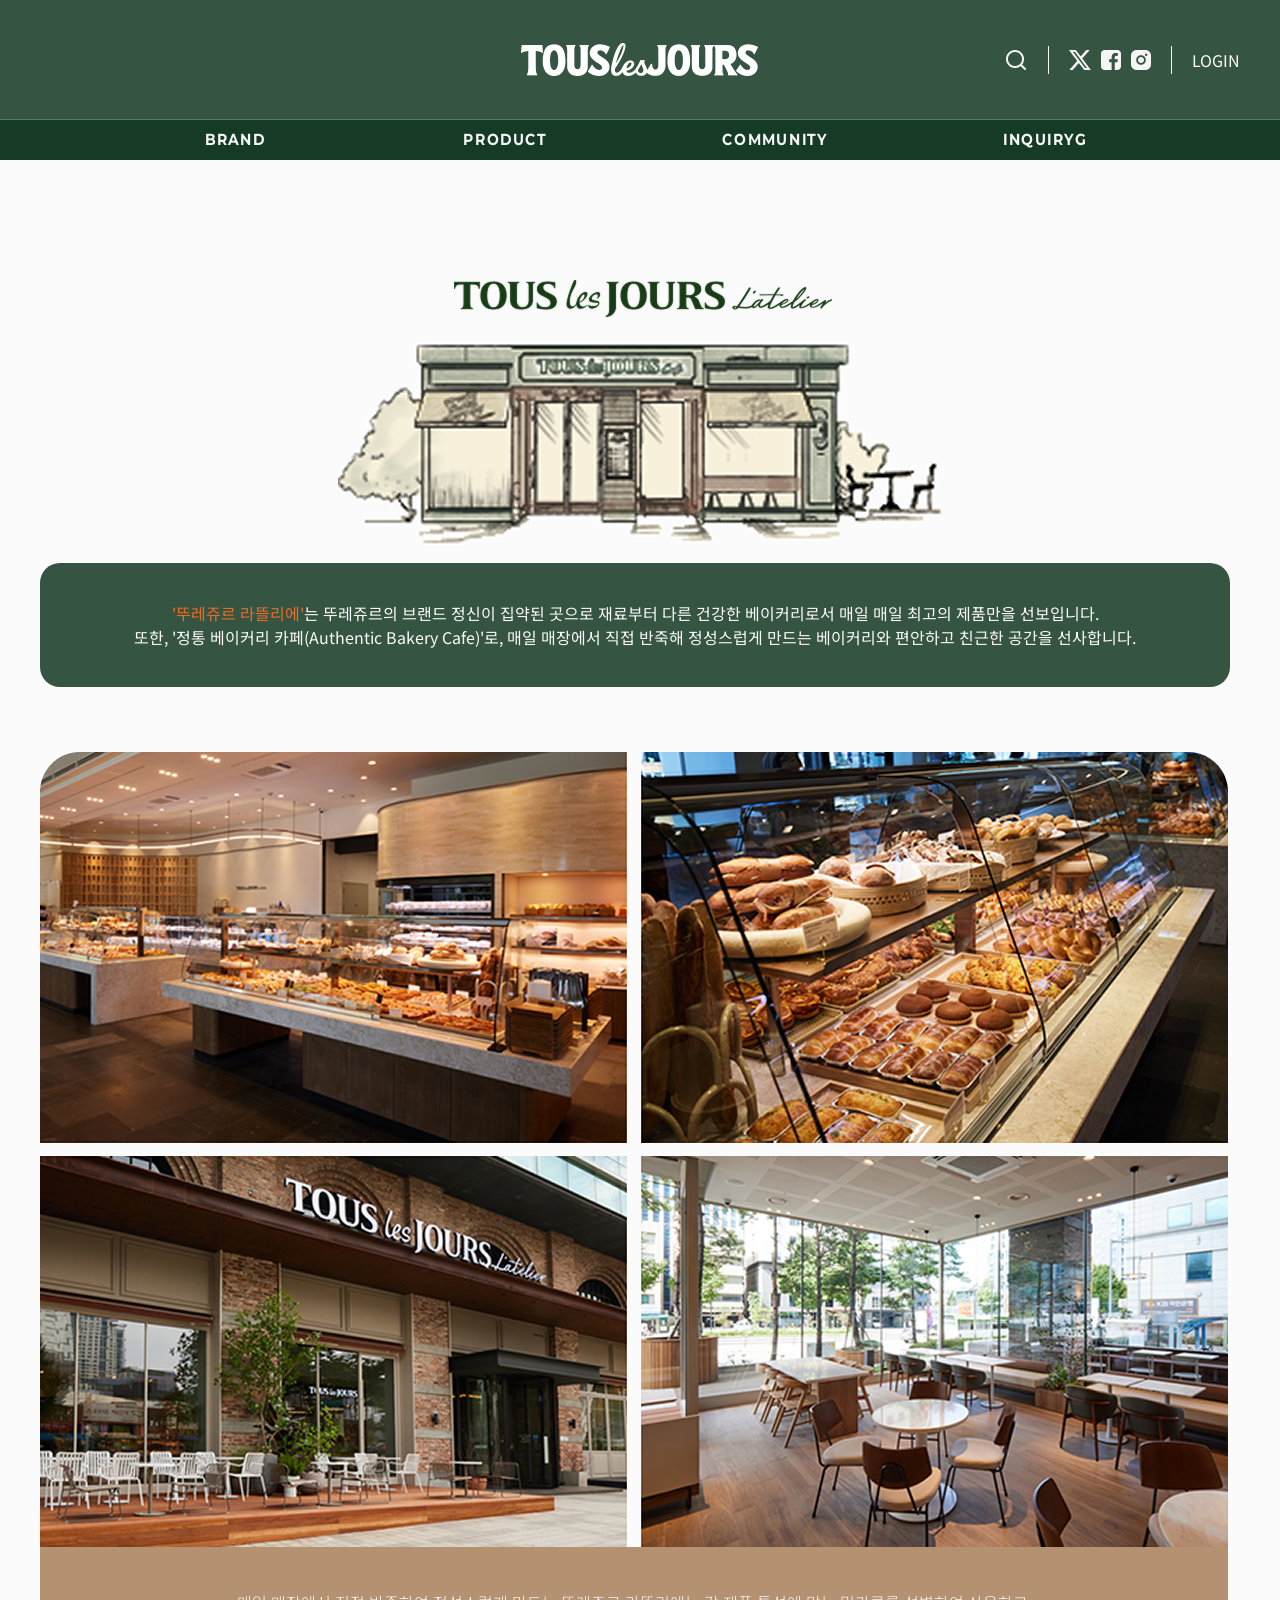
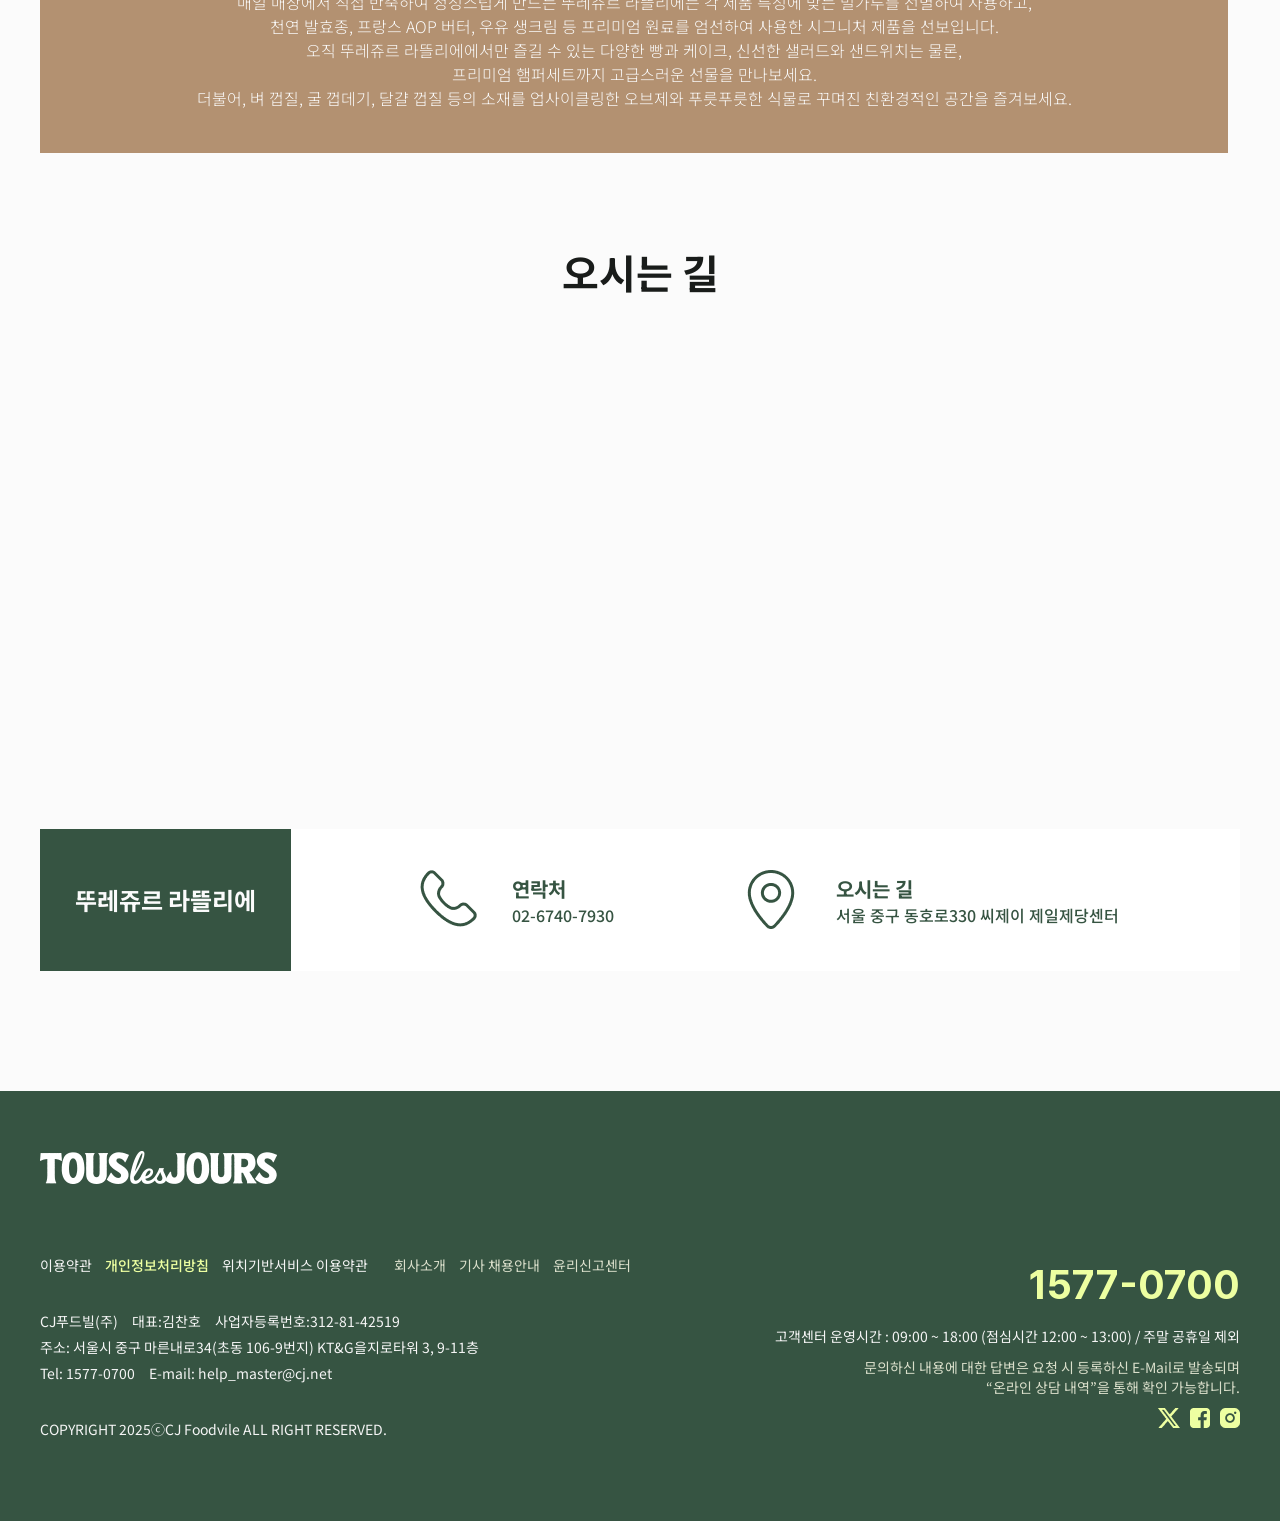
<file: latelier.html>
<!DOCTYPE html>
<html lang="en">

<head>
  <meta charset="UTF-8">
  <meta name="viewport" content="width=device-width, initial-scale=1.0">
  <title>뚜레쥬르라뜰리에</title>
  <link href="css/common.css" rel="stylesheet">
  <link href="css/header.css" rel="stylesheet">
  <link href="css/latelier.css" rel="stylesheet">
  <link href="css/footer.css" rel="stylesheet">
  <script src="https://ajax.googleapis.com/ajax/libs/jquery/3.7.1/jquery.min.js"></script>

  <script src="js/common.js"></script>
</head>

<body>
  <!-- 고정 top버튼 -->
  <div class="top">
    <a href="#"><img src="img/common/icon/topBtn1.png" alt="top버튼"></a>
  </div>
  
  <header>
    <div class="top-wrap">
      <div class="container">
        <div class="header-logo">
          <a href="index.html">
            <img src="img/common/logo.png" alt="뚜레쥬르 로고">
          </a>
        </div>
        <div class="ico-menu_wrap">
          <div class="search">
            <a href="#"><img src="img/common/icon/search_icon.png" alt="검색 아이콘"></a>
          </div>
          <img src="img/common/icon/Line1.png" alt="구분선">
          <ul class="sns-menu-wrap">
            <li><a href="#"><img src="img/common/icon/sns_X_icon.png" alt="X"></a></li>
            <li><a href="#"><img src="img/common/icon/sns_faceBook_icon.png" alt="페이스북"></a></li>
            <li><a href="#"><img src="img/common/icon/sns_instagram_icon.png" alt="인스타그램"></a></li>
          </ul>
          <img src="img/common/icon/Line1.png" alt="구분선">
          <a href="#">LOGIN</a>
        </div>
      </div>
    </div>
    <nav class="main-menu">
      <div class="container">
        <ul class="menu">
          <li><a href="brand.html">BRAND</a>
            <ul class="sub-menu">
              <li><a href="#">브랜드 스토리</a></li>
              <li><a href="#">글로벌 뚜레쥬르</a></li>
              <li><a href="#">뚜레쥬르 라뜰리에</a></li>
            </ul>
          </li>
          <li><a href="product.html">PRODUCT</a>
            <ul class="sub-menu">
              <li><a href="#">서브메뉴1</a></li>
              <li><a href="#">서브메뉴2</a></li>
              <li><a href="#">서브메뉴3</a></li>
            </ul>
          </li>
          <li><a href="community.html">COMMUNITY</a>
            <ul class="sub-menu">
              <li><a href="#">서브메뉴1</a></li>
              <li><a href="#">서브메뉴2</a></li>
              <li><a href="#">서브메뉴3</a></li>
              <li><a href="#">서브메뉴4</a></li>
            </ul>
          </li>
          <li><a href="inquiryg.html">INQUIRYG</a>
            <ul class="sub-menu">
              <li><a href="#">고객센터</a></li>
              <li><a href="#">매장찾기</a></li>
            </ul>
          </li>
        </ul>
      </div>
      <div class="menu-bg"></div>
    </nav>
  </header> 
  <div class="header-case"></div>

  <main>
    <div class="latelier_box">
      <div class="container">
      <div class="logo">
        <img src="img/latelier/logo.png" alt="">
      </div>
        <div class="text_box"> 
        <p><b>'뚜레쥬르 라뜰리에'</b>는 뚜레쥬르의 브랜드 정신이 집약된 곳으로 재료부터 다른 건강한 베이커리로서 매일 매일 최고의 제품만을 선보입니다.<br>또한, '정통 베이커리 카페(Authentic Bakery
          Cafe)'로, 매일 매장에서 직접 반죽해 정성스럽게 만드는 베이커리와 편안하고 친근한 공간을 선사합니다.
        </p>
        </div>

        <div class="main_text">
          <img src="img/latelier/Group 68.png" alt="">
          <div class="main_text_box"> 
          <p>매일 매장에서 직접 반죽하여 정성스럽게 만드는 뚜레쥬르 라뜰리에는 각 제품 특성에 맞는 밀가루를 선별하여 사용하고,<br>
            천연 발효종, 프랑스 AOP 버터, 우유 생크림 등 프리미엄 원료를 엄선하여 사용한 시그니처 제품을 선보입니다.<br>
            오직 뚜레쥬르 라뜰리에에서만 즐길 수 있는 다양한 빵과 케이크, 신선한 샐러드와 샌드위치는 물론,<br>
            프리미엄 햄퍼세트까지 고급스러운 선물을 만나보세요.<br>
            더불어, 벼 껍질, 굴 껍데기, 달걀 껍질 등의 소재를 업사이클링한 오브제와 푸릇푸릇한 식물로 꾸며진 친환경적인 공간을 즐겨보세요.
          </p>
          </div>
          </div>
        </div>

      <section class="bt">
        <div class="container">
          <div class="map_text">
            <h1>오시는 길</h1>
          </div>
        <iframe
        src="https://www.google.com/maps/embed?pb=!1m18!1m12!1m3!1d3168.264050211015!2d127.12703957628537!3d37.43086653189533!2m3!1f0!2f0!3f0!3m2!1i1024!2i768!4f13.1!3m3!1m2!1s0x357ca9b5c61c2db9%3A0x6bd2634297061ae9!2z65qc66CI7KWs66W0IOuqqOuegOyXreygkA!5e0!3m2!1sko!2skr!4v1759393438429!5m2!1sko!2skr"
        width="100%" height="498" style="border:0;" allowfullscreen="" loading="lazy"
        referrerpolicy="no-referrer-when-downgrade"></iframe>
      <div class="store-info-wrap">
        <p class="store-name">뚜레쥬르 라뜰리에</p>
        <ul class="info-wrap">
          <li class="info-item">
            <img src="img/latelier/call.png" alt="전화아이콘">
            <div class="txt-box">
              <h1>연락처</h1>
              <p>02-6740-7930 </p>
            </div>
          </li>
          <li class="info-item">
            <img src="img/latelier/map.png" alt="위치아이콘">
            <div class="txt-box">
              <h1>오시는 길</h1>
              <p>서울 중구 동호로330 씨제이 제일제당센터</p>
            </div>
          </li>
        </ul>
      </div>
        </div>
      </section>
    </div>
  </main>

  <footer>
    <div class="container">
      <div class="footer-wrap">
        <img src="img/common/logo.png" alt="로고이미지">
        <div class="bottom-wrap">
          <div class="left-wrap">
            <div class="footer-menu_wrap">
              <ul class="footer-policy">
                <li><a href="#">이용약관</a></li>
                <li><a href="#">개인정보처리방침</a></li>
                <li><a href="#">위치기반서비스 이용약관</a></li>
              </ul>
              <ul class="footer-info">
                <li><a href="#">회사소개</a></li>
                <li><a href="#">기사 채용안내</a></li>
                <li><a href="#">윤리신고센터</a></li>
              </ul>
            </div>
            <div class="footer-company">
              <p>CJ푸드빌(주)&emsp;대표:김찬호&emsp;사업자등록번호:312-81-42519</p>
              <p>주소: 서울시 중구 마른내로34(초동 106-9번지) KT&G을지로타워 3, 9-11층</p>
              <p>Tel: 1577-0700&emsp;E-mail: help_master@cj.net</p>
            </div>
            <p>COPYRIGHT 2025ⓒCJ Foodvile ALL RIGHT RESERVED.</p>
          </div>
          <div class="right-wrap">
            <h1>1577-0700</h1>
            <p>고객센터 운영시간 : 09:00 ~ 18:00 (점심시간 12:00 ~ 13:00) / 주말 공휴일 제외</p>
            <p>문의하신 내용에 대한 답변은 요청 시 등록하신 E-Mail로 발송되며<br>
              “온라인 상담 내역”을 통해 확인 가능합니다.</p>
            <ul class="sns-menu-wrap">
              <li><a href="#"><img src="img/common/icon/sns_X_icon_lime.png" alt="X"></a></li>
              <li><a href="#"><img src="img/common/icon/sns_faceBook_icon_lime.png" alt="페이스북"></a></li>
              <li><a href="#"><img src="img/common/icon/sns_instagram_icon_lime.png" alt="인스타그램"></a></li>
            </ul>
          </div>
        </div>
      </div>
    </div>
  </footer>
</body>

</html>
</file>
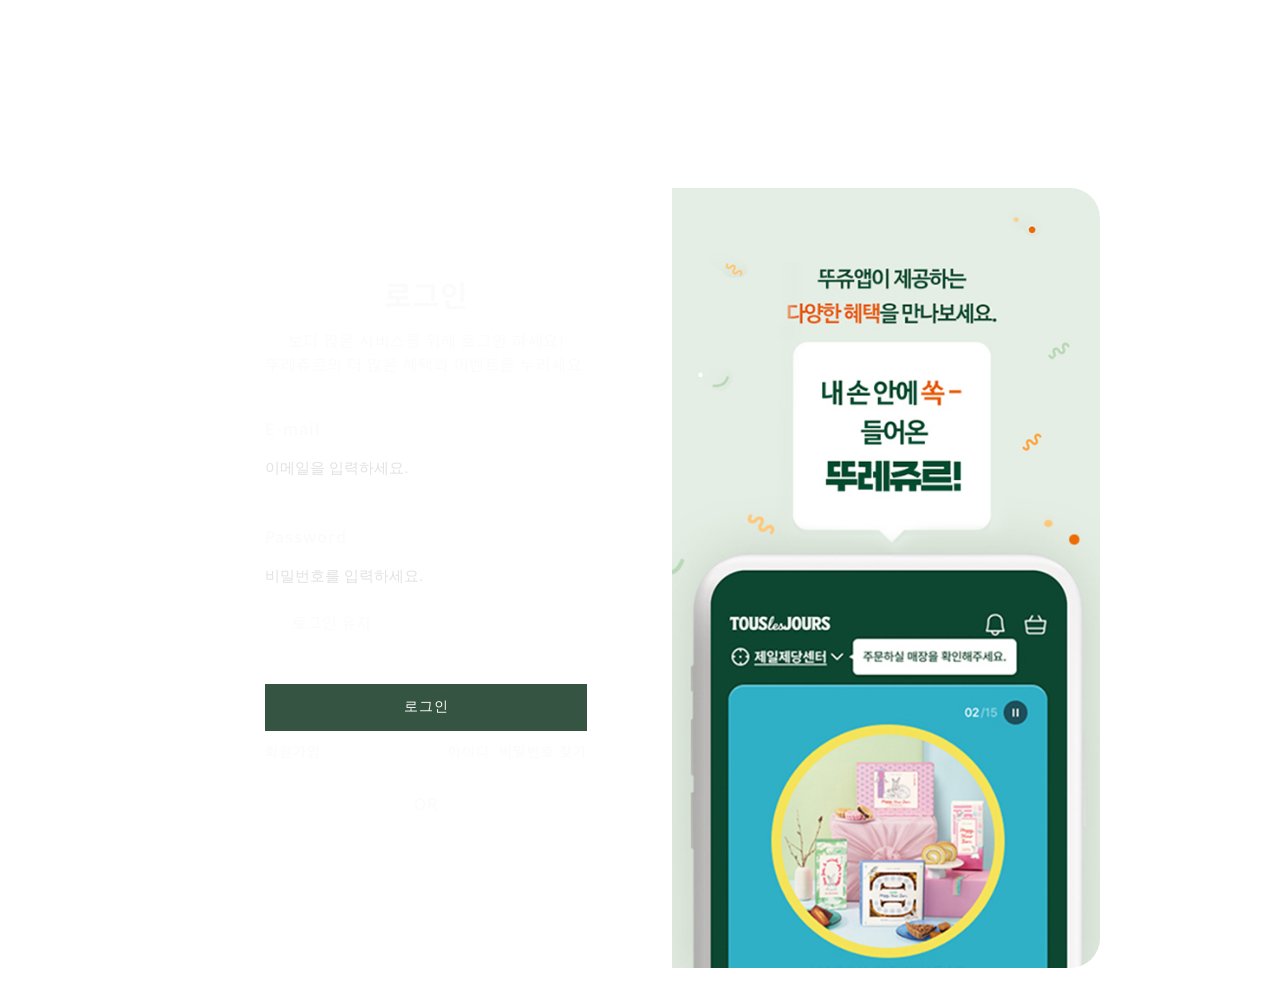
<file: login.html>
<!DOCTYPE html>
<html lang="en">

<head>
  <meta charset="UTF-8">
  <meta name="viewport" content="width=device-width, initial-scale=1.0">
  <title>건강한 베이커리, 뚜레쥬르</title> <!--서브메뉴이름 | 뚜레쥬르 << 타이틀양식-->
  <link rel="icon" href="img/common/favicon_io/favicon.ico">

  <script src="https://ajax.googleapis.com/ajax/libs/jquery/3.7.1/jquery.min.js"></script> <!--제이쿼리JS-->
  <link rel="stylesheet" href="https://cdn.jsdelivr.net/npm/swiper@11/swiper-bundle.min.css"> <!--SwiperCSS-->
  <script src="https://cdn.jsdelivr.net/npm/swiper@11/swiper-bundle.min.js"></script> <!--SwiperJS-->

  <link href="css/common.css" rel="stylesheet"> <!--공통CSS-->
  <link href="css/header.css" rel="stylesheet"> <!--headerCSS-->
  <link href="css/login.css" rel="stylesheet">
  <link href="css/footer.css" rel="stylesheet"> <!--footerCSS-->
  <script src="js/common.js"></script> <!--공통JS-->
  <script src="js/login.js"></script>

</head>

<body>
  <div class="login">
    <div class="login-bg"></div>
    <div class="login-header">
      <a href="index.html"><img src="img/common/logo.png" alt="로고 이미지"></a>
    </div>
    <div class="loging-container">
      <button class="back-btn" onclick="history.back()"><img src="img/login/back-page-arrow.png" alt="뒤로가기버튼">BACK PAGE</button>
    </div>
    <div class="loging-container">
      <div class="login-form-wrap">
        <form>
          <div class="right-wrap">
            <div class="text-box">
              <h1>로그인</h1>
              <p>보다 많은 서비스를 위해 로그인 하세요!<br>
                뚜레쥬르의 더 많은 혜택과 이벤트를 누리세요.</p>
            </div>
            <div class="form-field">
              <label for="e-mail">E-mail</label>
              <input id="e-mail" type="email" name="e-mail" placeholder="이메일을 입력하세요." required>
            </div>
            <div class="form-field">
              <label for="password">Password</label>
              <input id="password" type="password" name="password" placeholder="비밀번호를 입력하세요." required>
              <img src="img/login/password-hide.png" alt="패스워드 안보이게하기">
            </div>
            <div class="login-keep_wrap">
              <input id="login-keep" type="checkbox" name="login-keep">
              <label for="login-keep">로그인 유지</label>
            </div>

            <button type="submit">로그인</button>
            <div class="account-actions">
              <a href="#">회원가입</a>
              <a href="#">아이디·비밀번호 찾기</a>
            </div>

            <div class="divider">
              <p>OR</p>
            </div>
            <div class="sns-login_wrap">
              <a href="#" aria-label="네이버로 로그인"><img src="img/login/naver-login.png" alt="네이버로고-로그인"></a>
              <a href="#" aria-label="카카오톡으로 로그인"><img src="img/login/kakaotalk-login.png" alt="카카오로고-로그인"></a>
              <a href="#" aria-label="구글로 로그인"><img src="img/login/google-login.png" alt="구글로고-로그인"></a>
            </div>
          </div>
        </form>
        <div class="left-wrap">
          <!-- <img src="img/login/login-banner.png" alt="어플다운로드"> -->
        </div>
      </div>
    </div>
  </div>
</body>

</html>
</file>
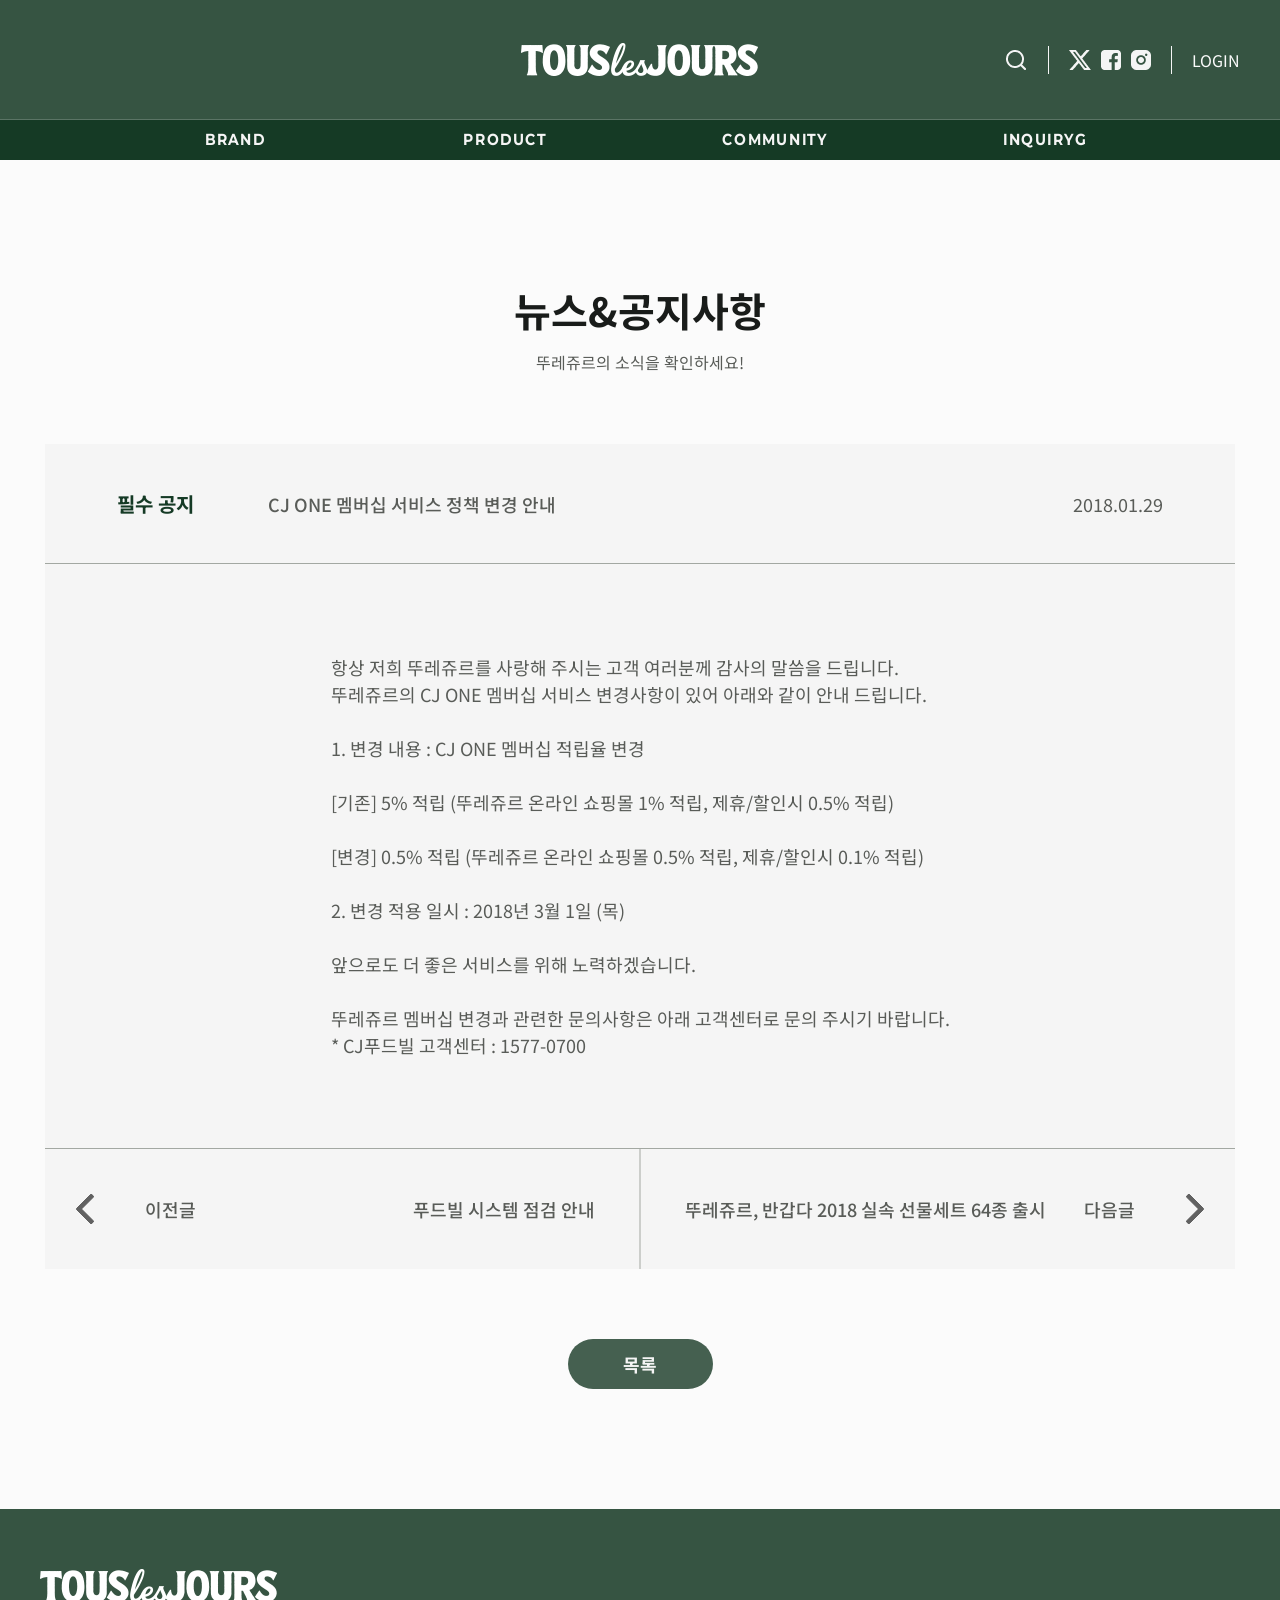
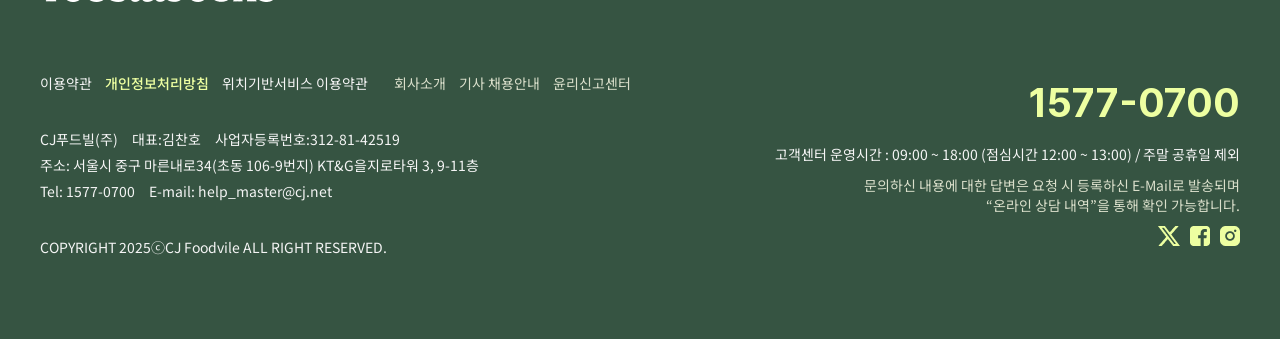
<file: news.html>
<!DOCTYPE html>
<html lang="en">

<head>
    <meta charset="UTF-8">
    <meta name="viewport" content="width=device-width, initial-scale=1.0">
    <title>건강한 베이커리, 뚜레쥬르</title> <!--서브메뉴이름 | 뚜레쥬르 << 타이틀양식-->
    <link rel="icon" href="img/common/favicon_io/favicon.ico">

    <script src="https://ajax.googleapis.com/ajax/libs/jquery/3.7.1/jquery.min.js"></script> <!--제이쿼리JS-->
    <link rel="stylesheet" href="https://cdn.jsdelivr.net/npm/swiper@11/swiper-bundle.min.css"> <!--SwiperCSS-->
    <script src="https://cdn.jsdelivr.net/npm/swiper@11/swiper-bundle.min.js"></script> <!--SwiperJS-->

    <link href="css/common.css" rel="stylesheet"> <!--공통CSS-->
    <link href="css/header.css" rel="stylesheet"> <!--headerCSS-->
    <link href="css/footer.css" rel="stylesheet"> <!--footerCSS-->
    <link href="css/news.css" rel="stylesheet">
    <script src="js/common.js"></script> <!--공통JS-->

</head>

<body>
    <!-- 고정 top버튼 -->
    <div class="top">
        <a href="#"><img src="img/common/icon/topBtn1.png" alt="top버튼"></a>
    </div>

    <header>
        <div class="top-wrap">
            <div class="container">
                <div class="header-logo">
                    <a href="index.html">
                        <img src="img/common/logo.png" alt="뚜레쥬르 로고">
                    </a>
                </div>
                <div class="ico-menu_wrap">
                    <div class="search">
                        <a href="#"><img src="img/common/icon/search_icon.png" alt="검색 아이콘"></a>
                    </div>
                    <img src="img/common/icon/Line1.png" alt="구분선">
                    <ul class="sns-menu-wrap">
                        <li><a href="#"><img src="img/common/icon/sns_X_icon.png" alt="X"></a></li>
                        <li><a href="#"><img src="img/common/icon/sns_faceBook_icon.png" alt="페이스북"></a></li>
                        <li><a href="#"><img src="img/common/icon/sns_instagram_icon.png" alt="인스타그램"></a></li>
                    </ul>
                    <img src="img/common/icon/Line1.png" alt="구분선">
                    <a href="login.html">LOGIN</a>
                </div>
            </div>
        </div>
        <nav class="main-menu">
            <div class="container">
                <ul class="menu">
                    <li><a href="brand.html">BRAND</a>
                        <ul class="sub-menu">
                            <li><a href="brand.html">브랜드 스토리</a></li>
                            <li><a href="brand_global.html">글로벌 뚜레쥬르</a></li>
                            <li><a href="latelier.html">뚜레쥬르 라뜰리에</a></li>
                        </ul>
                    </li>
                    <li><a href="product.html">PRODUCT</a>
                        <ul class="sub-menu">
                            <li><a href="product.html">빵</a></li>
                            <li><a href="product.html">케이크</a></li>
                            <li><a href="product.html">델리</a></li>
                            <li><a href="product.html">디저트&스낵</a></li>
                            <li><a href="product.html">음료</a></li>
                            <li><a href="product.html">선물</a></li>
                        </ul>
                    </li>
                    <li><a href="notice.html">COMMUNITY</a>
                        <ul class="sub-menu">
                            <li><a href="notice.html">뉴스&공지사항</a></li>
                            <li><a href="event.html">이벤트&멤버십 혜택</a></li>
                        </ul>
                    </li>
                    <li><a href="inquiry.html">INQUIRYG</a>
                        <ul class="sub-menu">
                            <li><a href="inquiry.html">고객센터</a></li>
                            <li><a href="store.html">매장찾기</a></li>
                        </ul>
                    </li>
                </ul>
            </div>
            <div class="menu-bg"></div>
        </nav>
    </header>
    <div class="header-case"></div>

    <main>
        <!--! 여기부터 작성하기-->
        <section class="notice-section">
            <div class="notice-header">
                <h2 class="notice-title">뉴스&공지사항</h2>
                <p class="notice-subtitle">뚜레쥬르의 소식을 확인하세요!</p>
            </div>

            <div class="notice-content">
                <span class="notice-label">필수 공지</span>
                <h3 class="notice-title-text">CJ ONE 멤버십 서비스 정책 변경 안내</h3>
                <span class="notice-date">2018.01.29</span>
            </div>

            <div class="notice-body">
                <div class="notice-content-inner">
                    <p>항상 저희 뚜레쥬르를 사랑해 주시는 고객 여러분께 감사의 말씀을 드립니다.<br>
                        뚜레쥬르의 CJ ONE 멤버십 서비스 변경사항이 있어 아래와 같이 안내 드립니다.</p><br>
                    <p>1. 변경 내용 : CJ ONE 멤버십 적립율 변경</p><br>
                    <p>[기존] 5% 적립 (뚜레쥬르 온라인 쇼핑몰 1% 적립, 제휴/할인시 0.5% 적립)</p><br>
                    <p>[변경] 0.5% 적립 (뚜레쥬르 온라인 쇼핑몰 0.5% 적립, 제휴/할인시 0.1% 적립)</p><br>

                    <p>2. 변경 적용 일시 : 2018년 3월 1일 (목)</p><br>
                    <p>앞으로도 더 좋은 서비스를 위해 노력하겠습니다.</p><br>

                    <p>뚜레쥬르 멤버십 변경과 관련한 문의사항은 아래 고객센터로 문의 주시기 바랍니다.</p>
                    <p>* CJ푸드빌 고객센터 : 1577-0700</p>
                </div>
            </div>

            <div class="notice-navigation">
                <a href="notice.html" class="notice-nav-box">
                    <img src="img/notie/back.png" alt="back" class="prev-icon">
                    <span class="prev-label">이전글</span>
                    <span class="prev-title">푸드빌 시스템 점검 안내</span>

                    <div class="separator"></div>

                    <span class="next-title">뚜레쥬르, 반갑다 2018 실속 선물세트 64종 출시</span>
                    <span class="next-label">다음글</span>
                    <img src="img/notie/next.png" alt="next" class="next-icon">
                </a>
                <a href="notice.html" class="list-btn">목록</a>
            </div>
        </section>
        <!--! 여기까지 작성하기-->
    </main>

    <footer>
        <div class="container">
            <div class="footer-wrap">
                <img src="img/common/logo.png" alt="로고이미지">
                <div class="bottom-wrap">
                    <div class="left-wrap">
                        <div class="footer-menu_wrap">
                            <ul class="footer-policy">
                                <li><a href="#">이용약관</a></li>
                                <li><a href="#">개인정보처리방침</a></li>
                                <li><a href="#">위치기반서비스 이용약관</a></li>
                            </ul>
                            <ul class="footer-info">
                                <li><a href="#">회사소개</a></li>
                                <li><a href="#">기사 채용안내</a></li>
                                <li><a href="#">윤리신고센터</a></li>
                            </ul>
                        </div>
                        <div class="footer-company">
                            <p>CJ푸드빌(주)&emsp;대표:김찬호&emsp;사업자등록번호:312-81-42519</p>
                            <p>주소: 서울시 중구 마른내로34(초동 106-9번지) KT&G을지로타워 3, 9-11층</p>
                            <p>Tel: 1577-0700&emsp;E-mail: help_master@cj.net</p>
                        </div>
                        <p>COPYRIGHT 2025ⓒCJ Foodvile ALL RIGHT RESERVED.</p>
                    </div>
                    <div class="right-wrap">
                        <h1>1577-0700</h1>
                        <p>고객센터 운영시간 : 09:00 ~ 18:00 (점심시간 12:00 ~ 13:00) / 주말 공휴일 제외</p>
                        <p>문의하신 내용에 대한 답변은 요청 시 등록하신 E-Mail로 발송되며<br>
                            “온라인 상담 내역”을 통해 확인 가능합니다.</p>
                        <ul class="sns-menu-wrap">
                            <li><a href="#"><img src="img/common/icon/sns_X_icon_lime.png" alt="X"></a></li>
                            <li><a href="#"><img src="img/common/icon/sns_faceBook_icon_lime.png" alt="페이스북"></a></li>
                            <li><a href="#"><img src="img/common/icon/sns_instagram_icon_lime.png" alt="인스타그램"></a></li>
                        </ul>
                    </div>
                </div>
            </div>
        </div>
    </footer>
</body>

</html>
</file>
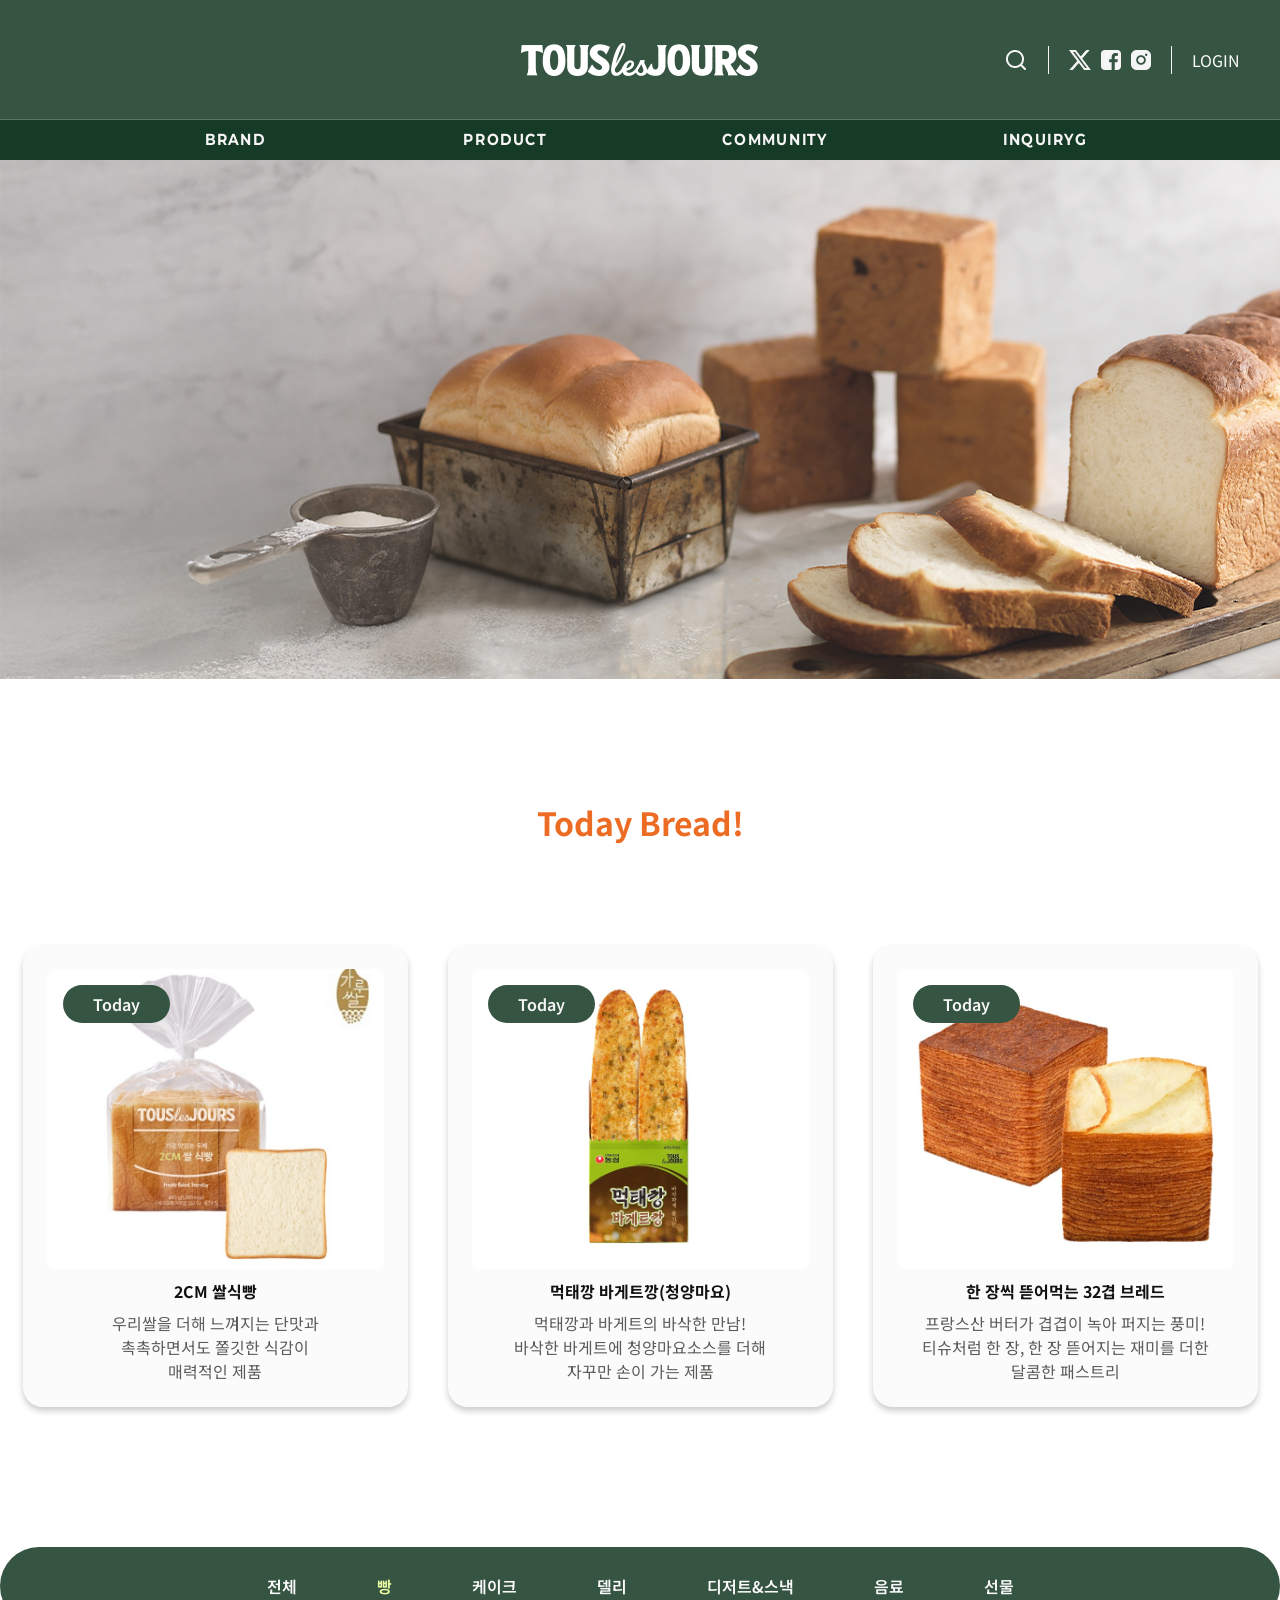
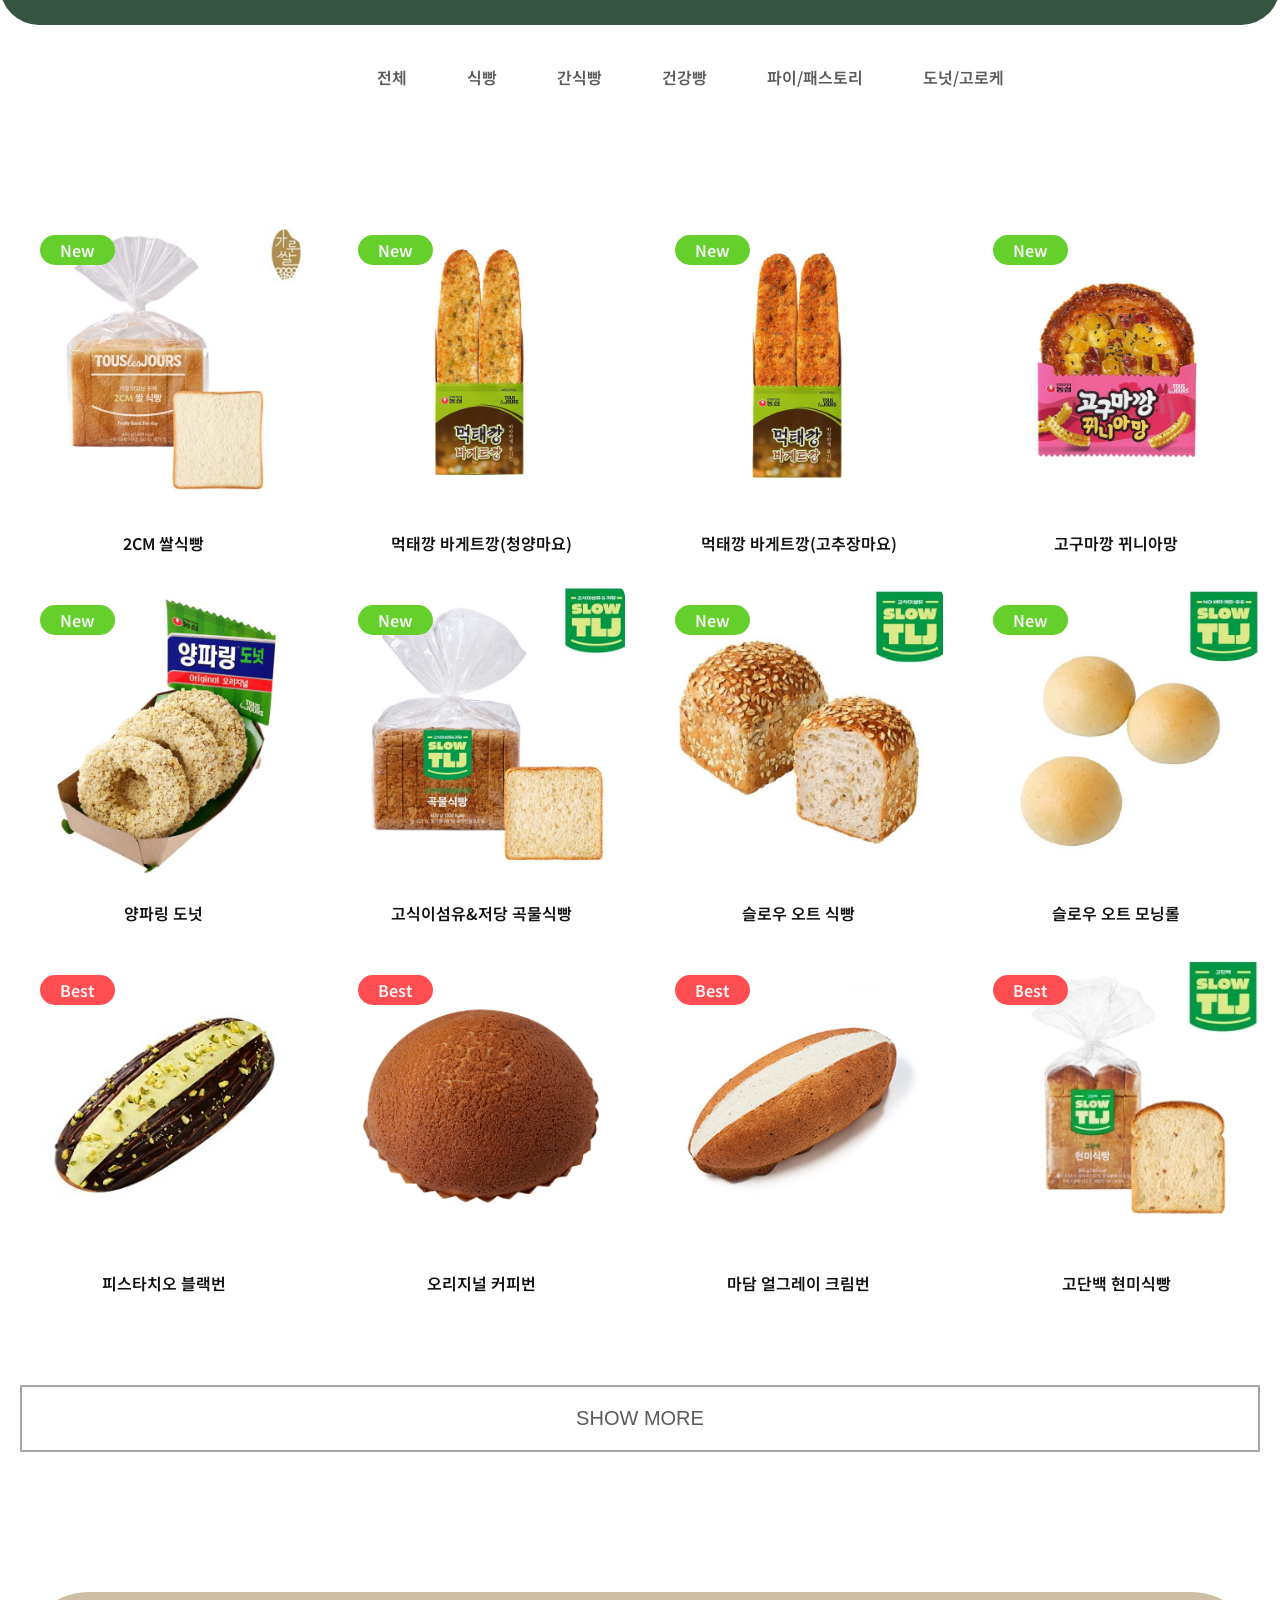
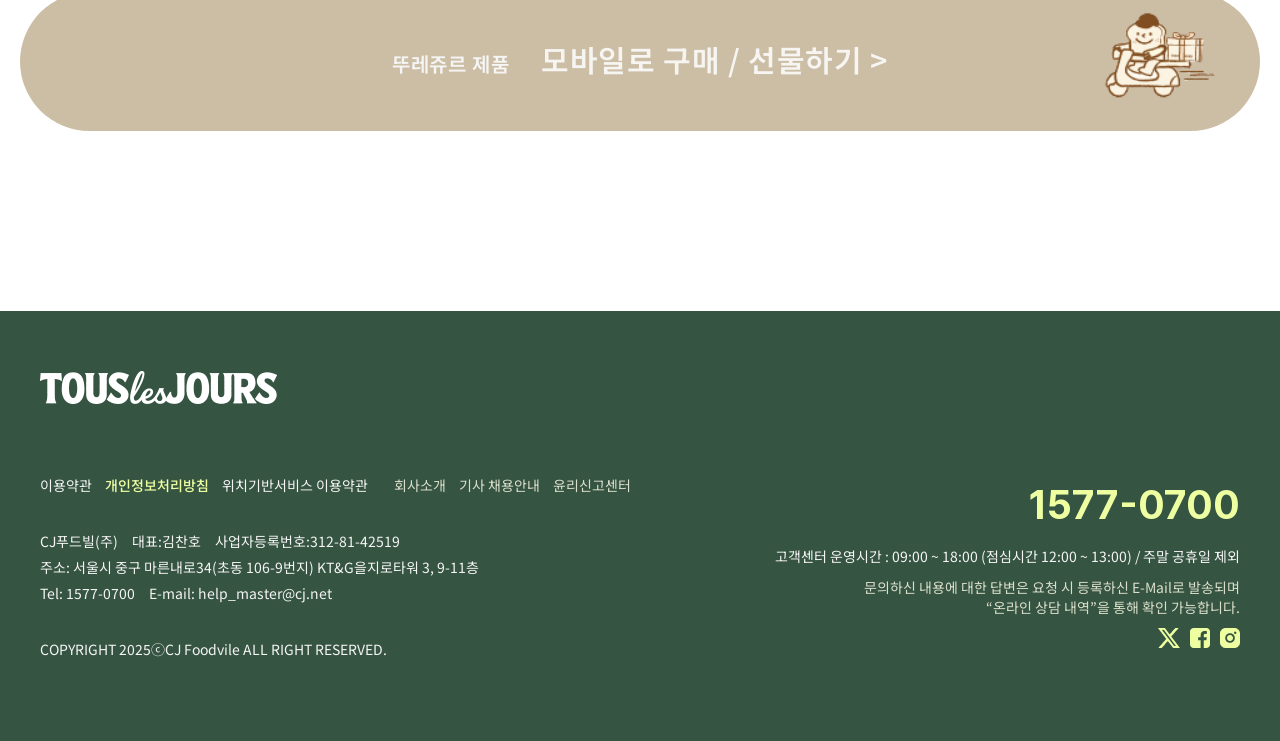
<file: product.html>
<!DOCTYPE html>
<html lang="en">

<head>
  <meta charset="UTF-8">
  <meta name="viewport" content="width=device-width, initial-scale=1.0">
  <title>건강한 베이커리, 뚜레쥬르</title> <!--서브메뉴이름 | 뚜레쥬르 << 타이틀양식-->
  <link rel="icon" href="img/common/favicon_io/favicon.ico">

  <script src="https://ajax.googleapis.com/ajax/libs/jquery/3.7.1/jquery.min.js"></script> <!--제이쿼리JS-->
  <link rel="stylesheet" href="https://cdn.jsdelivr.net/npm/swiper@11/swiper-bundle.min.css"> <!--SwiperCSS-->
  <script src="https://cdn.jsdelivr.net/npm/swiper@11/swiper-bundle.min.js"></script> <!--SwiperJS-->

  <link href="css/common.css" rel="stylesheet"> <!--공통CSS-->
  <link href="css/header.css" rel="stylesheet"> <!--headerCSS-->
  <link href="css/product.css" rel="stylesheet"> <!--페이지 CSS-->
  <link href="css/footer.css" rel="stylesheet"> <!--footerCSS-->
  <script src="js/common.js"></script> <!--공통JS-->
  <script src="js/product.js"></script> <!-- js-->
</head>

<body>
  <!-- 고정 top버튼 -->
  <div class="top">
    <a href="#"><img src="img/common/icon/topBtn1.png" alt="top버튼"></a>
  </div>

  <header>
    <div class="top-wrap">
      <div class="container">
        <div class="header-logo">
          <a href="index.html">
            <img src="img/common/logo.png" alt="뚜레쥬르 로고">
          </a>
        </div>
        <div class="ico-menu_wrap">
          <div class="search">
            <a href="#"><img src="img/common/icon/search_icon.png" alt="검색 아이콘"></a>
          </div>
          <img src="img/common/icon/Line1.png" alt="구분선">
          <ul class="sns-menu-wrap">
            <li><a href="#"><img src="img/common/icon/sns_X_icon.png" alt="X"></a></li>
            <li><a href="#"><img src="img/common/icon/sns_faceBook_icon.png" alt="페이스북"></a></li>
            <li><a href="#"><img src="img/common/icon/sns_instagram_icon.png" alt="인스타그램"></a></li>
          </ul>
          <img src="img/common/icon/Line1.png" alt="구분선">
          <a href="login.html">LOGIN</a>
        </div>
      </div>
    </div>
    <nav class="main-menu">
      <div class="container">
        <ul class="menu">
          <li><a href="brand.html">BRAND</a>
            <ul class="sub-menu">
              <li><a href="brand.html">브랜드 스토리</a></li>
              <li><a href="brand_global.html">글로벌 뚜레쥬르</a></li>
              <li><a href="latelier.html">뚜레쥬르 라뜰리에</a></li>
            </ul>
          </li>
          <li><a href="product.html">PRODUCT</a>
            <ul class="sub-menu">
              <li><a href="product.html">빵</a></li>
              <li><a href="product.html">케이크</a></li>
              <li><a href="product.html">델리</a></li>
              <li><a href="product.html">디저트&스낵</a></li>
              <li><a href="product.html">음료</a></li>
              <li><a href="product.html">선물</a></li>
            </ul>
          </li>
          <li><a href="notice.html">COMMUNITY</a>
            <ul class="sub-menu">
              <li><a href="notice.html">뉴스&공지사항</a></li>
              <li><a href="event.html">이벤트&멤버십 혜택</a></li>
            </ul>
          </li>
          <li><a href="inquiry.html">INQUIRYG</a>
            <ul class="sub-menu">
              <li><a href="inquiry.html">고객센터</a></li>
              <li><a href="store.html">매장찾기</a></li>
            </ul>
          </li>
        </ul>
      </div>
      <div class="menu-bg"></div>
    </nav>
  </header>
  <div class="header-case"></div>

  <main>
    <!--! 여기부터 작성하기-->
    <!-- banner 이미지 -->
    <div id="banner">
      <img src="img/breadimg/banner1.jpg" alt="banner1">
    </div>

    <!-- TODAY BREAD! -->
    <div class="section-bg">
      <div class="bread-recommend">
        <h3>Today Bread!</h3>
        <div class="container">
          <div class="product-card">
            <a href="bread-detail.html">
              <div class="badge">Today</div>
              <img src="img/breadimg/bread1.jpg" alt="bread1" class="product-image">
              <h3 class="product-title">2CM 쌀식빵</h3>
              <p>우리쌀을 더해 느껴지는 단맛과<br>
                촉촉하면서도 쫄깃한 식감이<br>
                매력적인 제품 </p>
            </a>
          </div>

          <div class="product-card">
            <div class="badge">Today</div>
            <a href="bread-detail.html">
              <img src="img/breadimg/bread2.jpg" alt="bread2" class="product-image">
              <h3 class="product-title">먹태깡 바게트깡(청양마요)</h3>
              <p>먹태깡과 바게트의 바삭한 만남!<br>
                바삭한 바게트에 청양마요소스를 더해<br>
                자꾸만 손이 가는 제품</p>
            </a>
          </div>

          <div class="product-card">
            <div class="badge">Today</div>
            <a href="bread-detail.html">
              <img src="img/breadimg/bread17.jpg" alt="bread17" class="product-image">
              <h3 class="product-title">한 장씩 뜯어먹는 32겹 브레드</h3>
              <p>프랑스산 버터가 겹겹이 녹아 퍼지는 풍미!<br>
                티슈처럼 한 장, 한 장 뜯어지는 재미를 더한<br>
                달콤한 패스트리</p>
            </a>
          </div>
        </div>
      </div>
      <!-- main-menu/sub-menu -->
      <div class="main-menus">
        <div class="containers">
          <ul class="menus">
            <li><a href="#">전체</a></li>

            <li class="has-sub active bread">
              <a href="#">빵</a>
              <ul class="sub">
                <li><a href="#">전체</a></li>
                <li><a href="#">식빵</a></li>
                <li><a href="#">간식빵</a></li>
                <li><a href="#">건강빵</a></li>
                <li><a href="#">파이/패스토리</a></li>
                <li><a href="#">도넛/고로케</a></li>
              </ul>
            </li>
            <!-- 케이크 -->
            <li class="has-sub">
              <a href="#">케이크</a>
              <ul class="sub">
                <li><a href="#">생크림 케이크</a></li>
                <li><a href="#">스페셜 케이크</a></li>
                <li><a href="#">무스 케이크</a></li>
                <li><a href="#">캐릭터 케이크</a></li>
                <li><a href="#">조각 케이크</a></li>
              </ul>
            </li>
            <li class="has-sub">
              <a href="#">델리</a>
              <ul class="sub">
                <li><a href="#">샌드위치</a></li>
                <li><a href="#">샐러드</a></li>
                <li><a href="#">간편식</a></li>
              </ul>
            </li>
            <!-- 디저트&스낵 -->
            <li class="has-sub">
              <a href="#">디저트&스낵</a>
              <ul class="sub">
                <li><a href="#">마카롱</a></li>
                <li><a href="#">초콜릿/캔디</a></li>
                <li><a href="#">아이스크림</a></li>
                <li><a href="#">구움양과</a></li>
                <li><a href="#">잼/스프레드</a></li>
              </ul>
            </li>
            <!-- 음료 -->
            <li class="has-sub">
              <a href="#">음료</a>
              <ul class="sub">
                <li><a href="#">커피</a></li>
                <li><a href="#">블랜디드</a></li>
                <li><a href="#">과일주스/에이드</a></li>
                <li><a href="#">티/라떼류</a></li>
                <li><a href="#">우유/병음료</a></li>
              </ul>
            </li>
            <!-- 선물 -->
            <li class="has-sub">
              <a href="#">선물</a>
              <ul class="sub">
                <li><a href="#">롤/파운드/카스테라</a></li>
                <li><a href="#">선물세트</a></li>
              </ul>
            </li>
          </ul>
        </div>
      </div>

      <!-- menu imges -->
      <section class="main-bread">
        <div class="menu-list">

          <a href="bread-detail.html" class="menu-item">
            <div class="image-wrapper">
              <img src="img/breadimg/bread1.jpg" alt="2CM 쌀식빵" loading="lazy">
              <div class="badge">New</div>
            </div>
            <h3 class="menu-title">2CM 쌀식빵</h3>
          </a>

          <a href="bread-detail.html" class="menu-item">
            <div class="image-wrapper">
              <img src="img/breadimg/bread2.jpg" alt="먹태깡 바게트깡 청양마요" loading="lazy">
              <div class="badge">New</div>
            </div>
            <h3 class="menu-title">먹태깡 바게트깡(청양마요)</h3>
          </a>

          <a href="bread-detail.html" class="menu-item">
            <div class="image-wrapper">
              <img src="img/breadimg/bread3.jpg" alt="먹태깡 바게트깡 고추장마요" loading="lazy">
              <div class="badge">New</div>
            </div>
            <h3 class="menu-title">먹태깡 바게트깡(고추장마요)</h3>
          </a>

          <a href="bread-detail.html" class="menu-item">
            <div class="image-wrapper">
              <img src="img/breadimg/bread4.jpg" alt="고구마깡 뀌니아망" loading="lazy">
              <div class="badge">New</div>
            </div>
            <h3 class="menu-title">고구마깡 뀌니아망</h3>
          </a>

          <a href="bread-detail.html" class="menu-item">
            <div class="image-wrapper">
              <img src="img/breadimg/bread5.jpg" alt="양파링 도넛" loading="lazy">
              <div class="badge">New</div>
            </div>
            <h3 class="menu-title">양파링 도넛</h3>
          </a>

          <a href="bread-detail.html" class="menu-item">
            <div class="image-wrapper">
              <img src="img/breadimg/bread6.jpg" alt="고식이섬유&저당 곡물식빵" loading="lazy">
              <div class="badge">New</div>
            </div>
            <h3 class="menu-title">고식이섬유&저당 곡물식빵</h3>
          </a>

          <a href="bread-detail.html" class="menu-item">
            <div class="image-wrapper">
              <img src="img/breadimg/bread7.jpg" alt="슬로우 오트 식빵" loading="lazy">
              <div class="badge">New</div>
            </div>
            <h3 class="menu-title">슬로우 오트 식빵</h3>
          </a>

          <a href="bread-detail.html" class="menu-item">
            <div class="image-wrapper">
              <img src="img/breadimg/bread8.jpg" alt="슬로우 오트 모닝롤" loading="lazy">
              <div class="badge">New</div>
            </div>
            <h3 class="menu-title">슬로우 오트 모닝롤</h3>
          </a>

          <a href="bread-detail.html" class="menu-item">
            <div class="image-wrapper">
              <img src="img/breadimg/bread9.jpg" alt="피스타치오 블랙번" loading="lazy">
              <div class="badges">Best</div>
            </div>
            <h3 class="menu-title">피스타치오 블랙번</h3>
          </a>

          <a href="bread-detail.html" class="menu-item">
            <div class="image-wrapper">
              <img src="img/breadimg/bread10.jpg" alt="오리지널 커피번" loading="lazy">
              <div class="badges">Best</div>
            </div>
            <h3 class="menu-title">오리지널 커피번</h3>
          </a>

          <a href="bread-detail.html" class="menu-item">
            <div class="image-wrapper">
              <img src="img/breadimg/bread11.jpg" alt="마담 얼그레이 크림번" loading="lazy">
              <div class="badges">Best</div>
            </div>
            <h3 class="menu-title">마담 얼그레이 크림번</h3>
          </a>

          <a href="bread-detail.html" class="menu-item">
            <div class="image-wrapper">
              <img src="img/breadimg/bread12.jpg" alt="고단백 현미식빵" loading="lazy">
              <div class="badges">Best</div>
            </div>
            <h3 class="menu-title">고단백 현미식빵</h3>
          </a>

          <a href="bread-detail.html" class="menu-item">
            <div class="image-wrapper">
              <img src="img/breadimg/bread13.jpg" alt="2배 더 진한 우유 식빵" loading="lazy">
              <div class="badges">Best</div>
            </div>
            <h3 class="menu-title">2배 더 진한 우유 식빵</h3>
          </a>

          <a href="bread-detail.html" class="menu-item">
            <div class="image-wrapper">
              <img src="img/breadimg/bread14.jpg" alt="기본좋은 소금버터식빵" loading="lazy">
            </div>
            <h3 class="menu-title">기본좋은 소금버터식빵</h3>
          </a>

          <a href="bread-detail.html" class="menu-item">
            <div class="image-wrapper">
              <img src="img/breadimg/bread15.jpg" alt="착한빵식 통밀식빵" loading="lazy">
            </div>
            <h3 class="menu-title">착한빵식 통밀식빵</h3>
          </a>

          <a href="bread-detail.html" class="menu-item">
            <div class="image-wrapper">
              <img src="img/breadimg/bread16.jpg" alt="기본좋은 쌀 베이글" loading="lazy">
              <div class="badges">Best</div>
            </div>
            <h3 class="menu-title">기본좋은 쌀 베이글</h3>
          </a>
        </div>
        <!-- 👇 장식용 버튼 -->
        <div class="show-more-wrap">
          <button class="show-more-btn">SHOW MORE</button>
        </div>
        <!-- 모바일 어플 버튼 -->
        <div class="mobile-purchase-banner">
          <div class="banner-text">
            <h3>뚜레쥬르 제품 <span>모바일로 구매 / 선물하기 ></span></h3>
          </div>
          <img src="img/breadimg/character.png" alt="선물 배달 아이콘" class="banner-icon">
        </div>
      </section>
    </div><!--section bg-->


    <!--! 여기까지 작성하기-->
  </main>

  <footer>
    <div class="container">
      <div class="footer-wrap">
        <img src="img/common/logo.png" alt="로고이미지">
        <div class="bottom-wrap">
          <div class="left-wrap">
            <div class="footer-menu_wrap">
              <ul class="footer-policy">
                <li><a href="#">이용약관</a></li>
                <li><a href="#">개인정보처리방침</a></li>
                <li><a href="#">위치기반서비스 이용약관</a></li>
              </ul>
              <ul class="footer-info">
                <li><a href="#">회사소개</a></li>
                <li><a href="#">기사 채용안내</a></li>
                <li><a href="#">윤리신고센터</a></li>
              </ul>
            </div>
            <div class="footer-company">
              <p>CJ푸드빌(주)&emsp;대표:김찬호&emsp;사업자등록번호:312-81-42519</p>
              <p>주소: 서울시 중구 마른내로34(초동 106-9번지) KT&G을지로타워 3, 9-11층</p>
              <p>Tel: 1577-0700&emsp;E-mail: help_master@cj.net</p>
            </div>
            <p>COPYRIGHT 2025ⓒCJ Foodvile ALL RIGHT RESERVED.</p>
          </div>
          <div class="right-wrap">
            <h1>1577-0700</h1>
            <p>고객센터 운영시간 : 09:00 ~ 18:00 (점심시간 12:00 ~ 13:00) / 주말 공휴일 제외</p>
            <p>문의하신 내용에 대한 답변은 요청 시 등록하신 E-Mail로 발송되며<br>
              “온라인 상담 내역”을 통해 확인 가능합니다.</p>
            <ul class="sns-menu-wrap">
              <li><a href="#"><img src="img/common/icon/sns_X_icon_lime.png" alt="X"></a></li>
              <li><a href="#"><img src="img/common/icon/sns_faceBook_icon_lime.png" alt="페이스북"></a></li>
              <li><a href="#"><img src="img/common/icon/sns_instagram_icon_lime.png" alt="인스타그램"></a></li>
            </ul>
          </div>
        </div>
      </div>
    </div>
  </footer>
</body>

</html>
</file>
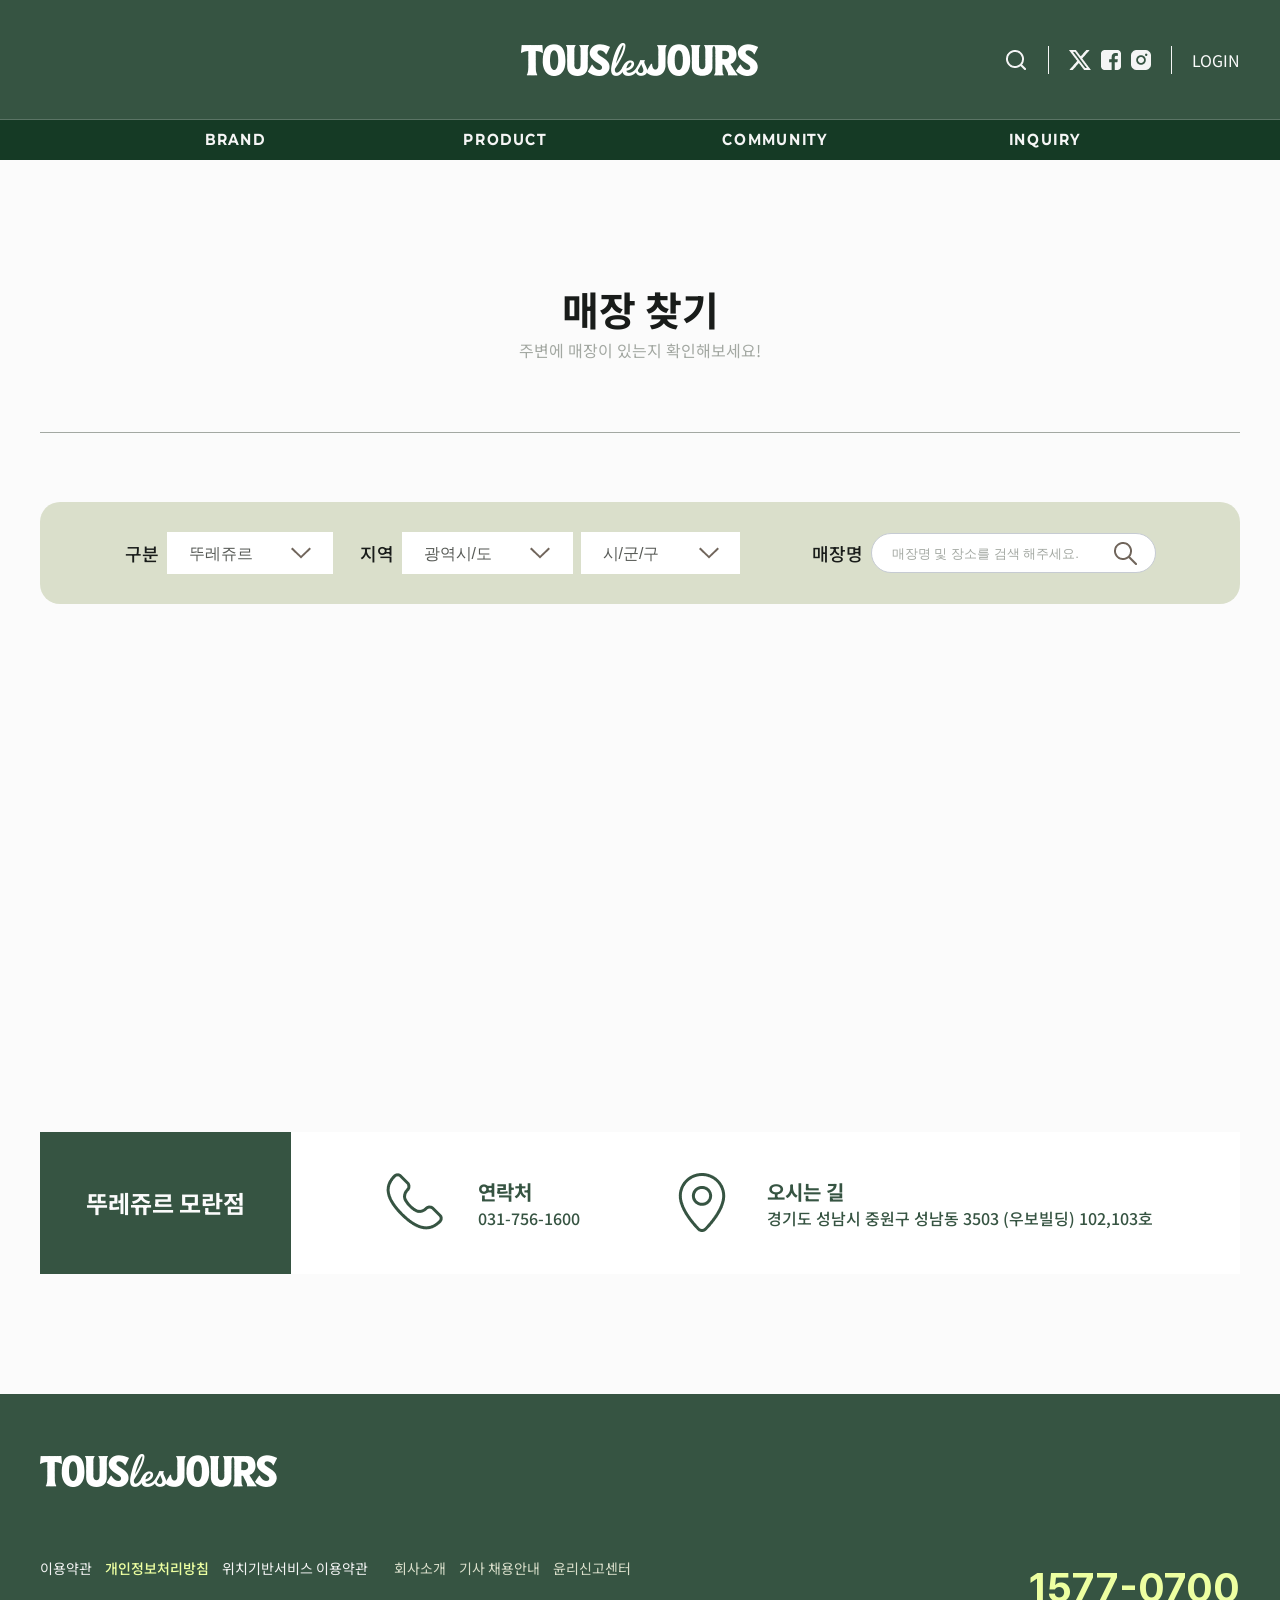
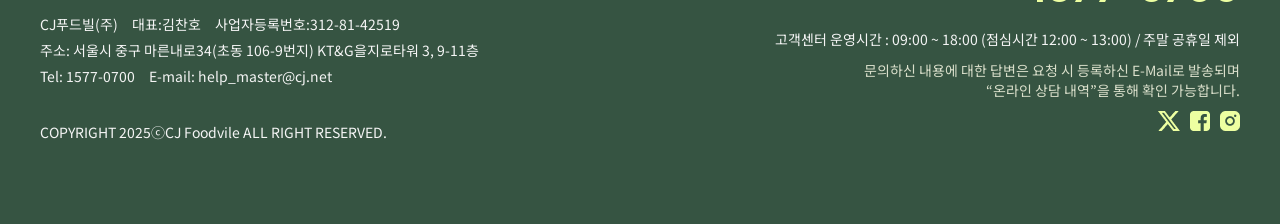
<file: store.html>
<!DOCTYPE html>
<html lang="en">

<head>
  <meta charset="UTF-8">
  <meta name="viewport" content="width=device-width, initial-scale=1.0">
  <title>건강한 베이커리, 뚜레쥬르</title> <!--서브메뉴이름 | 뚜레쥬르 << 타이틀양식-->
  <link rel="icon" href="img/common/favicon_io/favicon.ico">

  <script src="https://ajax.googleapis.com/ajax/libs/jquery/3.7.1/jquery.min.js"></script> <!--제이쿼리JS-->
  <link rel="stylesheet" href="https://cdn.jsdelivr.net/npm/swiper@11/swiper-bundle.min.css"> <!--SwiperCSS-->
  <script src="https://cdn.jsdelivr.net/npm/swiper@11/swiper-bundle.min.js"></script> <!--SwiperJS-->

  <link href="css/common.css" rel="stylesheet"> <!--공통CSS-->
  <link href="css/header.css" rel="stylesheet"> <!--headerCSS-->
  <link href="css/store.css" rel="stylesheet"> 
  <link href="css/footer.css" rel="stylesheet"> <!--footerCSS-->
  <script src="js/common.js"></script> <!--공통JS-->

</head>

<body>
  <!-- 고정 top버튼 -->
  <div class="top">
    <a href="#"><img src="img/common/icon/topBtn1.png" alt="top버튼"></a>
  </div>

  <header>
    <div class="top-wrap">
      <div class="container">
        <div class="header-logo">
          <a href="index.html">
            <img src="img/common/logo.png" alt="뚜레쥬르 로고">
          </a>
        </div>
        <div class="ico-menu_wrap">
          <div class="search">
            <a href="#"><img src="img/common/icon/search_icon.png" alt="검색 아이콘"></a>
          </div>
          <img src="img/common/icon/Line1.png" alt="구분선">
          <ul class="sns-menu-wrap">
            <li><a href="#"><img src="img/common/icon/sns_X_icon.png" alt="X"></a></li>
            <li><a href="#"><img src="img/common/icon/sns_faceBook_icon.png" alt="페이스북"></a></li>
            <li><a href="#"><img src="img/common/icon/sns_instagram_icon.png" alt="인스타그램"></a></li>
          </ul>
          <img src="img/common/icon/Line1.png" alt="구분선">
          <a href="login.html">LOGIN</a>
        </div>
      </div>
    </div>
    <nav class="main-menu">
      <div class="container">
        <ul class="menu">
          <li><a href="brand.html">BRAND</a>
            <ul class="sub-menu">
              <li><a href="brand.html">브랜드 스토리</a></li>
              <li><a href="brand_global.html">글로벌 뚜레쥬르</a></li>
              <li><a href="latelier.html">뚜레쥬르 라뜰리에</a></li>
            </ul>
          </li>
          <li><a href="product.html">PRODUCT</a>
            <ul class="sub-menu">
              <li><a href="product.html">빵</a></li>
              <li><a href="product.html">케이크</a></li>
              <li><a href="product.html">델리</a></li>
              <li><a href="product.html">디저트&스낵</a></li>
              <li><a href="product.html">음료</a></li>
              <li><a href="product.html">선물</a></li>
            </ul>
          </li>
          <li><a href="notice.html">COMMUNITY</a>
            <ul class="sub-menu">
              <li><a href="notice.html">뉴스&공지사항</a></li>
              <li><a href="event.html">이벤트&멤버십 혜택</a></li>
            </ul>
          </li>
          <li><a href="inquiry.html">INQUIRY</a>
            <ul class="sub-menu">
              <li><a href="inquiry.html">고객센터</a></li>
              <li><a href="store.html">매장찾기</a></li>
            </ul>
          </li>
        </ul>
      </div>
      <div class="menu-bg"></div>
    </nav>
  </header>
  <div class="header-case"></div>

  <main>
    <!--! 여기부터 작성하기-->
    <div class="container">
      <div class="title">
        <h1>매장 찾기</h1>
        <p>주변에 매장이 있는지 확인해보세요!</p>
      </div>
    </div>

    <div class="container">
      <hr>

      <form>
        <div class="store-search_wrap">
          <label for="type">구분</label>
          <select id="type" name="type">
            <option value="">뚜레쥬르</option>
            <option value="라뜰리에">라뜰리에</option>
          </select>
          <label for="region">지역</label>
          <select id="region" name="region">
            <option value="">광역시/도</option>
          </select>

          <label for="city"></label>
          <select id="city" name="city">
            <option value="">시/군/구</option>
          </select>

          <label fot="keyword">매장명</label>
          <span class="search-box">
            <input type="text" id="keyword" name="keyword" placeholder="매장명 및 장소를 검색 해주세요.">
            <button type="submit"><img src="img/common/icon/search_icon_color.png" alt="검색버튼"></button>
          </span>
        </div>

      </form>
      <iframe
        src="https://www.google.com/maps/embed?pb=!1m18!1m12!1m3!1d3168.264050211015!2d127.12703957628537!3d37.43086653189533!2m3!1f0!2f0!3f0!3m2!1i1024!2i768!4f13.1!3m3!1m2!1s0x357ca9b5c61c2db9%3A0x6bd2634297061ae9!2z65qc66CI7KWs66W0IOuqqOuegOyXreygkA!5e0!3m2!1sko!2skr!4v1759393438429!5m2!1sko!2skr"
        width="100%" height="498" style="border:0;" allowfullscreen="" loading="lazy"
        referrerpolicy="no-referrer-when-downgrade"></iframe>
      <div class="store-info-wrap">
        <p class="store-name">뚜레쥬르 모란점</p>
        <ul class="info-wrap">
          <li class="info-item">
            <img src="img/common/icon/call-icon.png" alt="전화아이콘">
            <div class="txt-box">
              <h1>연락처</h1>
              <p>031-756-1600</p>
            </div>
          </li>
          <li class="info-item">
            <img src="img/common/icon/location-icon.png" alt="위치아이콘">
            <div class="txt-box">
              <h1>오시는 길</h1>
              <p>경기도 성남시 중원구 성남동 3503 (우보빌딩) 102,103호</p>
            </div>
          </li>
        </ul>
      </div>
    </div>
    <!--! 여기까지 작성하기-->
  </main>

  <footer>
    <div class="container">
      <div class="footer-wrap">
        <img src="img/common/logo.png" alt="로고이미지">
        <div class="bottom-wrap">
          <div class="left-wrap">
            <div class="footer-menu_wrap">
              <ul class="footer-policy">
                <li><a href="#">이용약관</a></li>
                <li><a href="#">개인정보처리방침</a></li>
                <li><a href="#">위치기반서비스 이용약관</a></li>
              </ul>
              <ul class="footer-info">
                <li><a href="#">회사소개</a></li>
                <li><a href="#">기사 채용안내</a></li>
                <li><a href="#">윤리신고센터</a></li>
              </ul>
            </div>
            <div class="footer-company">
              <p>CJ푸드빌(주)&emsp;대표:김찬호&emsp;사업자등록번호:312-81-42519</p>
              <p>주소: 서울시 중구 마른내로34(초동 106-9번지) KT&G을지로타워 3, 9-11층</p>
              <p>Tel: 1577-0700&emsp;E-mail: help_master@cj.net</p>
            </div>
            <p>COPYRIGHT 2025ⓒCJ Foodvile ALL RIGHT RESERVED.</p>
          </div>
          <div class="right-wrap">
            <h1>1577-0700</h1>
            <p>고객센터 운영시간 : 09:00 ~ 18:00 (점심시간 12:00 ~ 13:00) / 주말 공휴일 제외</p>
            <p>문의하신 내용에 대한 답변은 요청 시 등록하신 E-Mail로 발송되며<br>
              “온라인 상담 내역”을 통해 확인 가능합니다.</p>
            <ul class="sns-menu-wrap">
              <li><a href="#"><img src="img/common/icon/sns_X_icon_lime.png" alt="X"></a></li>
              <li><a href="#"><img src="img/common/icon/sns_faceBook_icon_lime.png" alt="페이스북"></a></li>
              <li><a href="#"><img src="img/common/icon/sns_instagram_icon_lime.png" alt="인스타그램"></a></li>
            </ul>
          </div>
        </div>
      </div>
    </div>
  </footer>
</body>

</html>
</file>
<file: css/common.css>
/* 구글폰트 */
/* ! "Montserrat" , "Noto Sans KR" */
@import url('https://fonts.googleapis.com/css2?family=Montserrat:ital,wght@0,100..900;1,100..900&family=Noto+Sans+KR:wght@100..900&display=swap');

/*폰트적용*/
/* ! "Pretendard" 200 > normal > 500 > bold */
/* ! "Utopia" 300 > 500 > bold*/
@font-face{ font-family:"Pretendard"; src:url(../font/Pretendard-1.3.9/Pretendard-SemiBold.woff) format("woff"); font-weight: 500;}
@font-face{ font-family:"Pretendard"; src:url(../font/Pretendard-1.3.9/Pretendard-Bold.woff) format("woff"); font-weight: bold;}
@font-face{ font-family:"Pretendard"; src:url(../font/Pretendard-1.3.9/Pretendard-Medium.woff) format("woff"); font-weight: normal;}
@font-face{ font-family:"Pretendard"; src:url(../font/Pretendard-1.3.9/Pretendard-Light.woff) format("woff"); font-weight:200;}
@font-face{ font-family:"Utopia"; src:url(../font/utopia-std/UtopiaStd-Bold.woff) format("woff"); font-weight:bold;}
@font-face{ font-family:"Utopia"; src:url(../font/utopia-std/UtopiaStd-Semibold.woff) format("woff"); font-weight: 500;}
@font-face{ font-family:"Utopia"; src:url(../font/utopia-std/UtopiaStd-Regular.woff) format("woff"); font-weight: 300;}


/*노말라이즈*/
/* ! 기본 폰트 Noto Sans KR // 기본컬러 #191C1A(텍스트black1) // 기본사이즈 16px */
*{margin:0; padding:0;box-sizing: border-box;}
ul,li{list-style: none;}
a{text-decoration: none; color:inherit}
html{scroll-behavior: smooth;}
html,body{width: 100%; height: 100%; font-family: "Noto Sans KR", sans-serif; color:#191C1A; font-size:16px;}
button{background-color: transparent; border:none; outline: none; cursor: pointer;}
[type="search"]::-webkit-search-cancel-button,
[type="search"]::-webkit-search-results-button{
    display: none;
}
img{display: block;}

/*공통속성*/
.container{
  width: 1280px; max-width: 1280px;
  margin: auto;
  padding: 0 40px;
}

:root{
  --color-main_green: #365442;
  --color-main_beige: #B39171;
  --color-main_ivory: #F5EDE5;
  --color-main_orange: #ED6C24;

  --color-sub_dark_green: #153A25;
  --color-sub_light_green: #DADFCB;
  --color-sub_lime: #EDFFA1;
  --color-sub_beige_light: #CCBEA5;
  --color-sub_brown_gray: #70655B;
  --color-sub_mid_green: #456050;
  --color-sub_mint_gray: #E5EBD4;
  --color-white1: #F5F5F5;
  --color-white2: #FBFBFB;
  --color-black: #121212;

  --color-text1_dark: #191C1A;
  --color-text2_gray: #595C58;
  --color-text3_light: #A3A8A2;

  --color-bg_white: #FBFBFB;
  --color-bg-beige: #F7F0DA;
}

.header-case{
  width: 100%; height: 160px;
}
</file>
<file: css/header.css>
.top{
  position: fixed;
  bottom:20px; right: 20px;
  z-index: 998;
  border-radius: 50%;
  box-shadow: 0 8px 10px #36544277;
  transition: .3s;
  opacity: 0;
}
.top:hover{
  transform: translateY(-10px);
    box-shadow: 0 15px 20px #36544259;
}
.top.on{
  opacity: 1;
}

header{
  position: fixed;
  top:0; left:0; right: 0;
  z-index: 999;
}
.top-wrap{
  width: 100%; height: 120px; min-width: 1280px;
  position: relative;
  display: flex;
  background: var(--color-main_green);
  border-bottom: 1px solid #ffffff2f;
}
.top-wrap .header-logo{
  position: absolute;
  left:50%; top:50%;
  transform: translate(-50%, -50%);
}
.top-wrap .ico-menu_wrap{
  display: flex;
  justify-content: flex-end;
  align-items: center;
  gap:20px;
}
.top-wrap .ico-menu_wrap .sns-menu-wrap{
  display: flex;
  gap:10px;
}
.top-wrap .ico-menu_wrap > a{
  color:var(--color-white2);
}

.top-wrap .ico-menu_wrap .search img,
.top-wrap .ico-menu_wrap .sns-menu-wrap li img,
.top-wrap .ico-menu_wrap > a{
  transition: .2s;
}
.top-wrap .ico-menu_wrap .search:hover img,
.top-wrap .ico-menu_wrap .sns-menu-wrap li:hover img,
.top-wrap .ico-menu_wrap > a:hover{
  transform: scale(1.1);
}

.main-menu{
  width: 100%; height: 40px;   min-width: 1280px;
  background:var(--color-sub_dark_green);
}
.main-menu .menu{
  width: 100%; height: 100%;
  transform: scaleX(0.9);
  display: flex;

  transition: .2s;
}
.main-menu:hover .menu{
  transform: scaleX(1);
}
.main-menu .menu > li:hover{
  color: var(--color-sub_lime);
  background: var(--color-main_green);
  transition: .2s;
}
.main-menu .menu > li{
  width: 100%; height: 100%;
  line-height: 39px;
  text-align: center;
  color:var(--color-white1);
  font-family: "Montserrat";
  font-weight: bold;
  letter-spacing: 1px;
}

.main-menu .sub-menu{
  width: 298px; height: fit-content;
  position: absolute;
  color: var(--color-text2_gray);
  font-family: "Noto Sans KR";
  font-weight: 500;
}
.main-menu .sub-menu > li{
  width: 100%;
  line-height: 53px;
}
.main-menu .sub-menu > li:hover{
  color: var(--color-sub_dark_green);
  font-weight: bold;
  transition: .2s;
}
.main-menu .sub-menu > li a,
.main-menu .menu > li a{
  display: block;
}
.main-menu .menu-bg{
  width: 100%; height: 319px;
  background: var(--color-white1);
}
</file>
<file: css/footer.css>
footer{
  width: 100%; height: 430px; min-width: 1280px;
  background: var(--color-main_green);
  color: var(--color-white1);
  font-size: 14px;
}

.footer-wrap{
  display: flex;
  flex-direction: column;
  gap: 70px;
  padding-top: 60px;
}
.footer-wrap img{
  width: fit-content;
}
.footer-wrap .bottom-wrap{
  display: flex;
  justify-content: space-between;
}
.footer-wrap .bottom-wrap .left-wrap{
  display: flex;
  flex-direction: column;
  gap:36px;
}
.footer-wrap .bottom-wrap .left-wrap .footer-menu_wrap{
  display: flex;
  gap: 26px;
}
.footer-wrap .bottom-wrap .left-wrap .footer-menu_wrap .footer-policy{
  display: flex; gap: 13px;
}
.footer-wrap .bottom-wrap .left-wrap .footer-menu_wrap .footer-policy > li:nth-child(2){
  color: var(--color-sub_lime);
  font-weight: 500;
}
.footer-wrap .bottom-wrap .left-wrap .footer-menu_wrap .footer-info{
  display: flex; gap: 13px;
  color:var(--color-sub_light_green);
}
.footer-wrap .bottom-wrap .left-wrap .footer-company{
  display: flex;
  flex-direction: column;
  gap: 6px;
}

.footer-wrap .bottom-wrap .right-wrap{
  display: flex;
  flex-direction: column;
  gap: 11px;
  align-items: flex-end;
  text-align: right;
}
.footer-wrap .bottom-wrap .right-wrap h1{
  font-family: "Pretendard";
  font-size: 40px;
  font-weight: bold;
  color:var(--color-sub_lime);
  line-height: 1.5;
}
.footer-wrap .bottom-wrap .right-wrap p:nth-of-type(2){
  color: var(--color-sub_light_green)
}

.footer-wrap .bottom-wrap .right-wrap .sns-menu-wrap{
  display: flex;
  gap:10px;
}
</file>
<file: css/brand.css>
.mid {
  justify-content: space-between;
}

.section_img{
  position:relative;
  font-size: 16px;
  /* display: flex;
  justify-content: center;
  align-items: center;
  flex-direction: column; */
}
.section_img > .wrap {
  width:566px;
  margin-left:224px;
}

.section_img > .wrap_2 {
  width:535px;
  margin-left:124px;
  /* outline: 1px solid red; */
}

.section_img > .wrap_3 {
  width:499px;
  margin-left:209px;
  /* outline: 1px solid red; */
}

.section_img > .wrap_4 {
  width:587px;
  margin-left:80px;
}

.section_img > .wrap_5 {
  width:523px;
  margin-left:245px;
}

.section_img > .wrap > p {
  color: #595C58;
}

.section_img > .wrap_2 > p {
  color: #595C58;
}

.section_img > .wrap_3 > p {
  color: #595C58;
}

.section_img > .wrap_4 > p {
  color: #595C58;
}

.section_img > .wrap_5 > p {
  color: #595C58;
}

.img1 {
  width: 892px;
  height: 385px;
  background: var(--color-main_ivory);
  border-top-left-radius: 200px;
  border-bottom-right-radius: 200px;
  text-align: center;
  /* outline: 1px solid red; */
}

.img2 {
  width: 897px;
  height: 385px;
  background: var(--color-main_ivory);
  border-top-right-radius: 200px;
  border-bottom-left-radius: 200px;
  text-align: center;
}

.img3 {
  width: 877px;
  height: 385px;
  background: var(--color-main_ivory);
  border-top-left-radius: 200px;
  border-bottom-right-radius: 200px;
  text-align: center;
}

.img4 {
  width: 897px;
  height: 385px;
  background: var(--color-main_ivory);
  border-top-right-radius: 200px;
  border-bottom-left-radius: 200px;
  text-align: center;
}

.img5 {
  width: 877px;
  height: 385px;
  background: var(--color-main_ivory);
  border-top-left-radius: 200px;
  border-bottom-right-radius: 200px;
  text-align: center;
  /* outline: 1px solid red; */
}

.section_top {
      width: 100%;
      min-height: 315px;
      background: var(--color-sub_light_green);
      padding: 60px 20px;
      box-sizing: border-box;
      display: flex;
      justify-content: center;
      align-items: center;
      flex-direction: column;
    }

  .section_top h1 {
      font-size: 30px;
      margin-bottom: 20px;
        color: var(--color-main_green);
  }

  .section_top p {
      color: var(--color-text2_gray);
      font-size: 16px;
  }

    /* ===== 중간 본문 영역 ===== */

    .mid {
      max-width: 1100px;
      margin: 0 auto;
      padding: 80px 20px;
      display: flex;
      flex-direction: column;
      gap: 84px;
    }

    /* 공통 b 강조색 */
    .img1 b, .img2 b, .img3 b, .img4 b, .img5 b {
      color: var(--color-main_orange);
      font-weight: bold;
    }

    /* 원형 이미지 (::before) */
    .img1::before, .img2::before, .img3::before, .img4::before, .img5::before {
      content: "";
      position: absolute;
      top: 50%;
      transform: translateY(-50%);
      width: 385px;
      aspect-ratio: 1/1;
      border-radius: 50%;
      background-size: cover;
      background-position: center;
    }

    /* ===== 개별 섹션 (좌우 번갈아가며) ===== */

    /* 1. 이미지 왼쪽 */
    .img1 {
      text-align: left;
    }

    .img1 h1{
      font-size:20px;
      margin-top:52px;
      margin-bottom:30px;
    }

    .img1::before {
      left: -190px;
      background-image: url("../img/brand/pic1.png");
    }
    .img1::after {
      left: -24px;
    }

    /* 2. 이미지 오른쪽 */
    .img2 {
      text-align: right;
    }

    .img2 h1{
      font-size:20px;
      margin-top:52px;
      margin-bottom:30px;
    }

    .img2::before {
      right: -186px;
      background-image: url("../img/brand/pic2.png");
    }
    .img2::after {
      right: -24px;
    }

    /* 3. 이미지 왼쪽 */
    .img3 {
      text-align: left;
    }

    .img3 h1{
      font-size:20px;
      margin-top:29px;
      margin-bottom:30px;
    }

    .img3::before {
      left: -206px;
      background-image: url("../img/brand/pic3.png");
    }
    .img3::after {
      left: -24px;
    }

    /* 4. 이미지 오른쪽 (원하면 pic4 추가 가능) */
    .img4 {
      text-align: right;
    }

    .img4 h1{
      font-size:20px;
      margin-top:90px;
      margin-bottom:30px;
    }

    .img4::before {
      right: -186px;
      background-image: url("../img/brand/pic4.png");
    }
    .img4::after {
      right: -24px;
    }

    /* 5. 이미지 왼쪽 (원하면 pic5 추가 가능) */
    .img5 {
      text-align: left;
    }

    .img5 h1{
      font-size:20px;
      margin-top:52px;
      margin-bottom:30px;
    }

    .img5::before {
      left: -170px;
      background-image: url("../img/brand/pic5.png");
    }
    .img5::after {
      left: -24px;
    }

    /* 카드 공통: 가운데 정렬 + 기준점 */
  .img1, .img2, .img3, .img4, .img5{
    margin: 0 auto;      /* ← 이것만으로 가로 중앙 */
    position: relative;  /* ::before 원형의 기준 */
  }

    /* ===== 하단 문구 ===== */

    .bottom {
      text-align: center;
      padding: 100px 20px 140px;
      /* outline: 1px solid red; */
    }

    .speech-bubble {
      width:1016px;
      height:437px;
      margin:auto;
      position: relative;
      background: #365442;
      border-radius: .4em;
      display: flex;
      justify-content: center;
      align-items: center;
      gap:30px;
      border-radius: 30px;
    }

    .speech-bubble:after {
      content: '';
      position: absolute;
      bottom: 0;
      left: 50%;
      width: 0;
      height: 0;
      border: 28px solid transparent;
      border-top-color: #365442;
      border-bottom: 0;
      margin-left: -28px;
      margin-bottom: -28px;
    }

    .bottom p {
      font-size: 20px;
      font-weight: bold;
      color: #f1f1f1;
      line-height: auto;
      padding: 60px 0;
      background:url(../img/brand/font.png) center no-repeat;
    }

    /* 표 */

    .bottom .history {
      width: 1056px;
      opacity: 0.9;
      margin: 120px auto 0; /* ← 이것만으로 가로 중앙 */
      transform: translateX(78px);   

    }
</file>
<file: css/brand_global.css>
* {
  font-weight: inherit;
  font-style: normal;
}

body {
  background-color: var(--color-bg_white);
}

/*상단 로고 이미지 설명글*/
.global p {
  font-family: 'Utopia Std';
  font-weight: 500;
  color: var(--color-main_green);
  text-align: center;
  margin-top: 120px;
}

.global em {
  font-size: 40px;
}

.global b {
  font-size: 30px;
}

.global span {
  font-size: 25px;
}

.img_box {
  display: flex;
  justify-content: center;
  align-items: center;
}

.text_box {
  width: 862px;
  height: 164px;
  background-color: var(--color-main_green);
  border-radius: 20px;
  margin: 36px auto;

  display: flex;
  justify-content: center;
  align-items: center;
  text-align: center;
}

.text_box p {
  font-family: 'Noto Sans KR', sans-serif;
  font-weight: 400;
  font-size: 16px;
  color: #fbfbfb;
  text-align: center;
  letter-spacing: 0.05em;
  margin: 0;
}

/*중앙 이미지*/
.global_line {
  display: flex;
  justify-content: center;
}

/*하단 세계지도*/
.map_wrap {
  position: relative;
  width: 1190px;
  height: 694.96px;
  background-color: #CCBEA5;
  border-radius: 20px;
  display: flex;
  justify-content: center;
  margin-top: 31px;
}

.map_wrap .map img {

  border-radius: 20px;
  display: flex;
  justify-content: center;
  position: absolute;
  top: 122.57px;
  right: 40.46px;
}

.map_wrap .map p {
  font-family: 'Noto Sans KR', sans-serif;
  font-size: 20px;
  color: var(--color-white2);
  margin-top: 47.48px;
}

/*나라*/
.flag_box {
  width: 1000px;
  height: 212px;
  background-color: #CCBEA5;
  border-radius: 20px;
  display: flex;
  justify-content: center;
  padding: 26px 0;
  margin: auto;
  margin-top: 51px;
  margin-bottom: 120px;
}


.flag_box ul {
  display: flex;
  justify-content: center;
  align-items: flex-start;
  flex-wrap: wrap;
  gap: 67px;
  list-style: none;
  margin: 0;
  padding: 0;
}

.flag_box ul li {
  text-align: center;

}

.flag_box ul li img {
  display: block;
  margin: 0 auto 5px;
  gap: 84px;
}

.flag_box li h5 {
  font-family: 'Noto Sans KR', sans-serif;
  font-size: 16px;
  color: var(--color-black);
  line-height: 1.6;
}

.flag_box ul li p {
  font-family: 'Pretendard';
  font-size: 16px;
  color: var(--color-text2_gray);
  line-height: 1.2;
}

.flag_box ul li a p {
  color: var(--color-sub_brown_gray);
  margin-top: 18px;
  font-weight: 300;
  cursor: pointer;
}

.flag_box ul li a p:hover {
  color: var(--color-white2);
  transition: .2s;
}

/*아이콘*/
 #sns_icon {
  display: flex;
  justify-content: center;
  align-items: center;
  gap: 5px;
  list-style: none;
  margin-top: 48px;

}

#sns_icon_h {
  display: flex;
  justify-content: center;
  align-items: center;
  gap: 5px;
  list-style: none;
  margin-top: 10px;
  cursor: pointer;

}

svg path {
  fill: var(--color-sub_brown_gray);
  transition: .2s;
}

svg:hover path {
  fill: #fff;
  transform: scale(1);
}
</file>
<file: css/bread-detail.css>
/* 제품 영양소 */
.nutritional{
  padding: 120px 0px;
  background-color: var(--color-bg_white);
}
.nutritional .container{
  /* padding: 120px; */
  max-width: 1200px;
  margin: 0 auto;
}

/* 구분선 제목 */
.title-wrap{
  display: flex;
  align-items: center;
  /* justify-content: flex-start; */
  gap: 15px;
  margin-bottom: 40px;
}
.divider{
  width: 9px;
}
.title-wrap h2{
  font-size: 40px;
  font-weight: 600;
  color: var(--color-main_green);
}

/* 본문 */
.bread-info{
  display: flex;
  justify-content: space-between;
  align-items: flex-start;
  gap: 40px;
  background: var(--color-sub_light_green);
  padding: 50px 60px;
  border-radius: 40px;
}

/* 왼쪽 (이미지+설명) */
.bread-left{
  flex: 1;
  display: flex;
  flex-direction: column;
  align-items: center;
  justify-content: center;
  text-align: center;
}
.bread-img{
  width: 450px;
  border-radius: 30px;
  margin-bottom: 20px;
}

.product-desc h3{
  font-size: 24px;
  font-weight: 400;
  color: var(--color-text1_dark);
  margin-bottom: 10px;
  margin-left: -10px;
}
.product-desc p {
  font-size: 20px;
  line-height: 1.6;
  color: var(--color-text2_gray);
}
.product-desc .note{
  margin-top: 30px;
  font-size: 20px;
}
/* 제품 설명 */
.menu-desc-wrap{
  max-width: 250px;
  text-align: center;
  margin-bottom: 25px;
}
.menu-title{
  font-size: 24px;
  font-weight: 400;
  color: var(--color-text1_dark);
  margin-bottom: 10px;
}
.menu-desc,
.menu-note{
  font-size: 20px;
  line-height: 1.6;
  color: var(--color-text2_gray);
  margin-bottom: 25px;
}

/* 오른쪽 영역 */
.bread-right{
  flex: 1;
  text-align: center;
}
.product-name{
  text-align: center;
  font-size: 40px;
  font-weight: 500;
  color: #222;
  padding-bottom: 20px;
}

.nutrition-box{ /*전체박스*/
  border: 1px solid #ddd;
  border-radius: 10px;
  max-width: 463px;
  padding: 40px;
}
.nutrition-header{
  display: grid;
  grid-template-columns: 1fr auto;
  align-items: center;
  border-bottom: 1px solid #222;
  border-top: 1px solid #222;
  max-height: 92px;
  font-size: 24px;
  font-weight: 500;
}

.nutrition-title{
  text-align: left;
  font-size: 20px;
  font-weight: 500;
  margin: 30px 5px;
}
.nutrition-info{
  display: flex;
  flex-direction: column;
  justify-content: space-between;
  font-size: 16px;
  font-weight: 300;
  text-align: right;
}
.nutrition-info p{
  margin: 4px;
}
.nutrition-info strong{
  padding-left: 40px;
}
/* 영양 성분 박스 끝 */

/* 열량 당류 단백질 포화지방 나트륨 박스 */
.nutrition-table{
  width: 100%;
  margin: 20px 0;
  border-collapse: collapse;
}
.nutrition-table th,
.nutrition-table td{
  padding: 6px 0px;
  text-align: left;
}
.nutrition-table th{
  font-size: 16px;
  font-weight: 400;
  color: #333;
}
.nutrition-table td{
  text-align: right;
  font-size: 14px;
  font-weight: 400;
  color: #333;
}
.nutrition-note{
  margin: 20px 0;
  text-align: right;
  font-size: 14px;
  color: var(--color-text2_gray);
}
.allergy-box{
  display: flex;
  justify-content: space-between;
  align-items: center;
  padding:20px 0;
  border-bottom: 1px solid #333;
  border-top: 1px solid #333;
}
.allergy-label:nth-child(1){
  font-size: 16px;
  font-weight: 500;
}
.allergy-label:nth-child(2){
  font-size: 14px;
  font-weight: 400;
}
.btn-list{
  display: inline-block;
  margin-top: 80px;
  padding: 10px 30px;
  text-align: center;
  border: 1px solid #333;
  border-radius: 25px;
  font-size: 16px;
  color: var(--color-text1_dark);
  cursor: pointer;
}
.btn-list:hover{
  background: var(--color-main_orange);
  border: 1px solid var(--color-main_orange);
}
</file>
<file: css/event.css>
body {
    background-color: var(--color-bg_white);
}

/* 이벤트 섹션 */
.event-section {
    max-width: 1190px;
    margin: 120px auto 0;
    text-align: center;
    margin-bottom:120px;
}

.event-section .section-title {
    margin: 0;
    font-size: 40px;
    font-weight: 700;
    line-height: 1.5;
    color: var(--color-text1_dark);
}

.event-section .section-subtitle {
    display: block;
    font-size: 16px;
    margin-top: 10px; /* 타이틀 바로 밑 10px */
    color: var(--color-text2_gray);
    line-height: 1.5;
}

.event-grid {
    margin: 70px auto 0;
    display: flex;
    flex-wrap: wrap;
    gap: 40px;
    max-width: calc(489px * 2 + 40px);
    text-align: center;
}

.event-card {
    width: 489px;
    height: 410px;
    border-radius: 40px;
    border: 1px solid var(--color-sub_beige_light);
    overflow: hidden;
    display: flex;
    flex-direction: column;
    align-items: center;
    cursor: pointer;
    transition: background-color 0.2s, transform 0.2s;
}

.event-card img {
    width: 100%;
    height: 300px;
    object-fit: cover;
    border-bottom: 1px solid var(--color-sub_beige_light);
}

.event-info {
    width: 100%;
    height: 110px;
    background: var(--color-main_ivory);
    display: flex;
    flex-direction: column;
    justify-content: center;
    align-items: center;
    text-align: center;
    padding: 0;
}

.event-info p {
    font-size: 20px;
    margin: 0 0 10px 0;
    color: var(--color-text1_dark);
    font-weight: 500;
}

.event-info .sub-desc {
    font-size: 20px;
    margin: 0;
    color: var(--color-text2_gray);
    font-weight: 400
}

/* CJ ONE 섹션 */
.cjone-section {
    max-width: 1190px;
    margin: 0 auto;
    text-align: center;
    padding: 0;
    position: relative;
}

.divider {
    width: 100%;
    height: 1px;
    background-color: var(--color-text3_light);
    margin-bottom: 70px;
}

.cjone-section .section-title {
    font-size: 40px;
    font-weight: 700;
    margin-bottom: 70px; 
}

.cjone-content {
    position: relative;
    width: 100%;
    height: 350px;
}

/* 세로선 */
.cjone-vertical-line {
    position: absolute;
    left: 50%;
    transform: translateX(-50%);
    width: 1px;
    height: 350px;
    background-color: var(--color-text3_light);
    top: 0;
}

/* 왼쪽 이미지 + 버튼 영역 */
.cjone-image {
    position: absolute;
    left: calc(50% - 60px - 293px); 
    top: 15px; 
    display: flex;
    flex-direction: column;
    align-items: center;
}

.cjone-image img {
    width: auto; 
    height: auto; 
}

/* 버튼 */
.cjone-buttons {
    display: flex;
    gap: 23px;
    margin-top: 96px; 
}
.cjone-buttons button {
    width: 145px;
    height: 50px;
    border-radius: 100px;
    font-size: 18px;
    font-weight: 600;
    cursor: pointer;
    transition: all 0.15s ease;
}
.cjone-buttons .btn-green {
    background-color: var(--color-sub_mid_green);
    color: var(--color-white1);
}
.cjone-buttons .btn-ivory {
    background-color: var(--color-main_ivory);
    color:var(--color-black);
}

/* 오른쪽 설명 영역 */
.cjone-info {
    position: absolute;
    left: calc(50% + 50px); 
    top: 15px;  
    text-align: left;
    width: auto;
}

.cjone-info h3 {
    font-size: 18px;
    color: var(--color-sub_dark_green);
    margin-bottom: 20px;
}

.cjone-info p {
    font-size: 16px;
    margin-bottom: 30px;
    color: var(--color-text1_dark);
}

.cjone-info ul {
    list-style: none;
    padding: 0;
    margin: 0;
}

.cjone-info ul li {
    position: relative;
    padding-left: 20px; 
    font-size: 16px;
    color: var(--color-text2_gray);
    line-height: 1.5;
}

.cjone-info ul li::before {
    content: "";
    position: absolute;
    left: 0;
    top: 10px; 
    width: 5px;
    height: 5px;
    background-color: var(--color-text2_gray);
    border-radius: 100%;
}

.cjone-info ul li br {
    display: block;              
    margin: 0;                   
}
.divider-below {
    width: 100%;
    height: 1px;
    background-color: var(--color-text3_light);
    margin-top: 120px; 
}

/* 통신사 */
.tel-section {
    max-width: 1190px;
    margin: 0 auto;
    text-align: center;
    margin-top: 70px; 
}

.tel-section .section-title {
    font-size: 40px;
    font-weight: 700;
    margin-bottom: 70px;
}

.tel-notice {
    display: inline-block;
    text-align: left;
    font-size: 16px;
    color: var(--color-text2_gray);
    line-height: 1.5;
    margin-bottom: 40px;
}
.tel-section {
    text-align: center; 
}

.tel-notice li {
    position: relative; 
    padding-left: 20px;
}

.tel-notice li::before {
    content: "";
    position: absolute;
    left: 0;
    top: 0.7em; 
    width: 5px;
    height: 5px;
    background-color: var(--color-text2_gray);
    border-radius: 100%;
}

.tel-grid {
    display: flex;
    justify-content: center;
    align-items: flex-start;
    width: auto;
    margin: 0 auto;
}

.tel-card {
    display: flex;
    flex-direction: column;
    align-items: flex-start;
    width: auto;
}
.tel-card img {
    width: 266px;
    height: 166px;
    display: block;
    margin: 0 auto 30px;
}

/* 카드 제목 */
.tel-card h3 {
    font-size: 18px;
    text-align: left;
    color: var(--color-sub_dark_green);
    margin: 0 0 10px 0;
}

/* 카드 설명 텍스트 */
.text-default {
    white-space: nowrap;
    font-size: 16px;
    text-align: left;
    margin: 0 0 10px 0;
    color: var(--color-text1_dark);
}

.sub-desc {
    white-space: nowrap;
    font-size: 16px;
    text-align: left;
    color: var(--color-text2_gray);

}

/* 카드 사이 선 */
.divider-vertical {
    width: 1px;
    height: 408px;
    background-color: var(--color-text3_light);
    margin: 0 55px;
    margin-bottom: 120px;
}
</file>
<file: css/event_page.css>
body {
    background-color: var(--color-bg_white);
}

.event-section {
    max-width: 1190px;
    margin: 120px auto 0;
    text-align: center;
}

/* 타이틀 */
.event-title {
    margin: 0;
    font-size: 40px;
    font-weight: 700;
    line-height: 1.5;
    color: var(--color-text1_dark);
}

/* 서브타이틀 */
.event-subtitle {
    font-size: 16px;
    color: var(--color-text2_gray);
    line-height: 1.5;
    margin: 10px auto 70px;
}

.event-content {
    width: 1190px;
    height: 120px;
    background-color: var(--color-white1);
    border-bottom: 1px solid var(--color-text3_light);
    position: relative;
    display: flex;
    align-items: center;
    box-sizing: border-box;
}

.event-label {
    position: absolute;
    left: 72px;
    font-weight: 700;
    font-size: 20px;
    color: var(--color-text1_dark);
}

.event-icons {
    position: absolute;
    right: 35px;
    top: 50%;
    transform: translateY(-50%);
    display: flex;
    align-items: center;
    gap: 15px;
    color: var(--color-text2_gray);
}

.event-icons img {
    object-fit: contain;
}

.event-icons a:hover img {
    transform: scale(1.1);
}

.event-main {
    width: 1190px;
    height: 1610px;
    background-color: var(--color-white1);
    border-bottom: 1px solid var(--color-text3_light);
    margin: 0 auto;
    display: flex;
    justify-content: center;
    align-items: center;
    box-sizing: border-box;
}

.event-main img {
    display: block;
    max-width: 100%;
    height: auto;
}

.event-nav-box {
    position: relative;
    width: 1190px;
    height: 120px;
    background-color: var(--color-white1);
    margin: 0 auto;
    box-sizing: border-box;
    display: block;
}

.prev-icon {
    position: absolute;
    left: 25px;
    top: 50%;
    transform: translateY(-50%);
    width: 30px;
    height: 30px;
    opacity: 0.6;
}

.prev-label {
    position: absolute;
    left: 100px;
    top: 50%;
    transform: translateY(-50%);
    font-size: 18px;
    color: var(--color-text2_gray);
    font-weight: 500;
}

.prev-title {
    position: absolute;
    left: calc(50% - 45px);
    top: 50%;
    transform: translateX(-100%) translateY(-50%);
    font-size: 18px;
    color: var(--color-text2_gray);
    font-weight: 500;
}

/* 세로선 */
.separator {
    position: absolute;
    left: 50%;
    top: 0;
    transform: translateX(-50%);
    width: 1px;
    height: 120px;
    background-color: var(--color-text3_light);
}

.next-title {
    position: absolute;
    left: calc(50% + 45px);
    top: 50%;
    transform: translateY(-50%);
    font-size: 18px;
    color: var(--color-text2_gray);
    font-weight: 500;
}

.next-label {
    position: absolute;
    right: 100px;
    top: 50%;
    transform: translateY(-50%);
    font-size: 18px;
    color: var(--color-text2_gray);
    font-weight: 500;
}

.next-icon {
    position: absolute;
    right: 25px;
    top: 50%;
    transform: translateY(-50%);
    width: 30px;
    height: 30px;
    opacity: 0.6;
}

.list-btn {
    display: block;
    width: 145px;
    height: 50px;
    border-radius: 100px;
    font-size: 18px;
    font-weight: 700;
    line-height: 50px;
    text-align: center;
    text-decoration: none;
    cursor: pointer;
    transition: all 0.15s ease;
    background-color: var(--color-sub_mid_green);
    color: var(--color-white1);
    margin: 70px auto 120px auto;
}

.list-btn:hover {
    background: var(--color-main_ivory);
    color: var(--color-sub_mid_green);
    box-shadow: 0 0 30px rgba(255, 255, 255, 0.09);
}
</file>
<file: css/latelier.css>
body{
  background-color: var(--color-bg_white);
}

.logo{
  margin-top: 120px;
  display: flex;
  justify-content: center;
}


.text_box{
  width: 1190px;
  height: 124px;
  background-color: var(--color-main_green);
  border-radius: 20px;
  display: flex;
  justify-content: center;
  text-align: center;
  margin-bottom: 65px;
  align-items: center;
}

.text_box b{
  font-family: 'Noto Sans KR', sans-serif;
  font-size: 16px;
  font-weight: 400;
  color: #ED6C24;
}

.text_box p{
  font-family: 'Noto Sans KR', sans-serif;
  font-size: 16px;
  font-weight: 400;
  color: var(--color-white2);
}

.main_text_box{
  width: 1188px;
  height: 206px;
  background-color: var(--color-main_beige);
  display: flex;
  justify-content: center;
}

.main_text_box{
  display: flex;
  justify-content: center;
  align-items: center;
  text-align: center;
}
.main_text_box p{
  font-family: 'Noto Sans KR', sans-serif;
  font-size: 16px;
  color: var(--color-white2);
  font-weight: 300;
}


/*지도*/
.container h1{
  font-family: 'Noto Sans KR', sans-serif;
  font-size: 40px;
  font-weight: bold;
  display: flex;
  justify-content: center;
}
.map_text{
  margin-top: 90px;
}








iframe{
  display: block;
  margin-top: 30px;
  border-radius: 20px 20px 0 0;
}

.store-info-wrap{
  display: flex;
  padding-bottom: 120px;
}
.store-info-wrap .store-name{
  width: 307px; height: 142px;
  background: var(--color-main_green);
  color: var(--color-white2);
  font-size: 24px;
  font-weight: bold;
  display: flex;
  align-items: center;
  justify-content: center;
  line-height: 1.4;
  text-align: center;
  padding:0 20px;
}
.store-info-wrap .info-wrap{
  width: 100%;
  display: flex;
  justify-content: space-evenly;
  background: #fff;
}
.store-info-wrap .info-wrap .info-item{
  display: flex;
  align-items: center;
  gap: 30px;
}
.store-info-wrap .info-wrap .info-item .txt-box{
  color: var(--color-main_green);
}
.store-info-wrap .info-wrap .info-item .txt-box h1{
  display: flex;
  justify-content: left;
  font-size: 20px;
  font-weight: 700;
}
.store-info-wrap .info-wrap .info-item .txt-box p{
  font-size: 16px;
  font-weight: 500;
}
</file>
<file: css/login.css>
.login{
  width: 100%; height: 100vh; min-height: 1000px;
  background: linear-gradient(0deg,#3654429f), url(../img/login/login-bg.jpg) no-repeat center/cover;
  color: var(--color-white2);
}
.login-header{
  display: flex;
  z-index: 3;
  justify-content: center;
  padding-top: 67px;
  padding-bottom: 47px;
}
.loging-container{
  width: 1000px; max-width: 1000px;
  margin: auto;
  padding: 0 40px;
}

.login .back-btn{
  display: flex;
  align-items: center;
  font-size: 14px;
  color:#fff;
  letter-spacing: 1px;
  font-family: "Noto Snas KR";

  transition: .2s;
}
.login .back-btn img{
  margin-right: 22px;
  transform: translateY(1px);
}
.login .back-btn:hover{
  font-weight: 500;
  transform: translateX(-15px);
}

.login .login-form-wrap{
  display: flex;
  margin-top: 20px;
}
.login .login-form-wrap .right-wrap{
  display: flex;
  flex-direction: column;
  justify-content: center;
  height: 780px;
  background: #fbfbfb2d;
  backdrop-filter: blur(5px);
  border:1px solid #ffffff69;
  border-top-left-radius: 30px;
  border-bottom-left-radius: 30px;
  padding: 0 84px;
}
.login .login-form-wrap .right-wrap .text-box{
  width: 322px;

  margin-bottom: 40px;
}
.login .login-form-wrap .right-wrap .text-box h1{
  font-size: 30px;
  text-align: center;
  margin-bottom: 12px;
}
.login .login-form-wrap .right-wrap .text-box p{
  font-size: 16px;
  text-align: center;
  letter-spacing: 0.5px;
}
.login .login-form-wrap .right-wrap .form-field{
  display: flex;
  flex-direction: column;
  gap:9px;
}
.login .login-form-wrap .right-wrap .form-field label{
  font-family: "Noto Sans KR";
  font-weight: 500;
  letter-spacing: 1px;
}
.login .login-form-wrap .right-wrap .form-field input{
  height: 40px;
  background: none;
  border:none;
  outline: none;
  border-bottom: 1px solid #fff;
  color: #fff;
  font-size: 16px;
}
.login .login-form-wrap .right-wrap .form-field:nth-of-type(3){
  position: relative;
  margin-top: 35px;
}
.login .login-form-wrap .right-wrap .form-field:nth-of-type(3) img{
  position: absolute;
  right: 0; bottom: 9px;
  cursor: pointer;
}
.login .login-form-wrap .right-wrap .form-field input::placeholder{
  color: #e2e2e2;
  font-size: 15px;
}
.login .login-form-wrap .right-wrap .login-keep_wrap{
  margin-top: 13px;
}
.login .login-form-wrap .right-wrap .login-keep_wrap input[type="checkbox"]:checked{
  border-color: #fff;
  background-color: #fff;
}
.login .login-form-wrap .right-wrap .login-keep_wrap input[type="checkbox"]{
  appearance: none; 
  box-sizing: border-box;
  background-clip: content-box;
  padding: 0.25em;
  width: 16px;
  height: 16px;
  border: 1px solid #fff;
  cursor: pointer;
  transform: translateY(2px);
  margin-right: 7px;
}
.login .login-form-wrap .right-wrap button[type="submit"]{
  width: 100%; height: 47px;
  background: var(--color-main_green);
  color:#fff;
  font-size: 14px;
  font-weight: 500;
  letter-spacing: 1px;
  margin-top: 50px;

  transition: .2s;
}
.login .login-form-wrap .right-wrap button[type="submit"]:hover{
  background-color: var(--color-sub_dark_green);
}
.login .login-form-wrap .right-wrap .account-actions{
  height: 20px;
  display: flex;
  justify-content: space-between;
  margin-top: 10px;
  font-size: 14px;
  font-weight: 500;
  letter-spacing: 1px;
  
}
.login .login-form-wrap .right-wrap .account-actions a:hover{
  border-bottom: 1px solid #ffffffb6;
}
.login .login-form-wrap .right-wrap .divider{
  font-weight: 400;
  letter-spacing: 1px;
  display: flex;
  align-items: center;
  justify-content: space-between;
  margin-top: 30px;
}
.login .login-form-wrap .right-wrap .divider::after,
.login .login-form-wrap .right-wrap .divider::before{
  content: "";
  display: inline-block;
  width: 130px; height: 1px;
  background: #fff;
}
.login .login-form-wrap .right-wrap .sns-login_wrap{
  display: flex;
  gap: 15px;
  justify-content: center;
  margin-top: 30px;
}
.login .login-form-wrap .right-wrap .sns-login_wrap img {
  opacity: 0.8;
  transition: .1s;
}
.login .login-form-wrap .right-wrap .sns-login_wrap a:hover img {
  opacity: 1;
}

.login .login-form-wrap .left-wrap{
  width: 50%;
  height: 780px;
  overflow: hidden;
  border-top-right-radius: 30px;
  border-bottom-right-radius: 30px;

  background: url(../img/login/login-banner.png) center/cover no-repeat;
  cursor: pointer;
}
</file>
<file: css/news.css>
body {
    background-color: var(--color-bg_white);
}

.notice-section {
    max-width: 1190px;
    margin: 120px auto 0;
    text-align: center;
}

/* 타이틀 */
.notice-title {
    margin: 0;
    font-size: 40px;
    font-weight: 700;
    line-height: 1.5;
    color: var(--color-text1_dark);
}

/* 서브타이틀 */
.notice-subtitle {
    font-size: 16px;
    color: var(--color-text2_gray);
    line-height: 1.5;
    margin: 10px auto 70px;
}

.notice-content {
    width: 1190px;
    height: 120px;
    background-color: var(--color-white1);
    border-bottom: 1px solid var(--color-text3_light);
    position: relative;
    display: flex;
    align-items: center;
    box-sizing: border-box;
}

/* 필수공지 - 라벨 */
.notice-label {
    position: absolute;
    left: 72px;
    font-weight: 700;
    font-size: 20px;
    color: var(--color-sub_dark_green);
}

/* 필수공지 - 제목 */
.notice-title-text {
    position: absolute;
    left: 223px;
    font-size: 18px;
    color: var(--color-text2_gray);
    font-weight: 500;
    text-decoration: none;
}

/* 필수공지 - 날짜 */
.notice-date {
    position: absolute;
    right: 72px;
    font-size: 18px;
    color: var(--color-text2_gray);
}

.notice-body {
    width: 1190px;
    height: 585px;
    background-color: var(--color-white1);
    margin: 0 auto;
    box-sizing: border-box;
    border-bottom: 1px solid var(--color-text3_light);

    display: flex;
    justify-content: center; 
    align-items: center;   
}

.notice-content-inner {
    height: 605px;      
    text-align: left;        
    font-size: 18px;
    line-height: 1.5;  
    color: var(--color-text2_gray);
    box-sizing: border-box;
    width: auto;

    display: flex;          
    flex-direction: column;  
    justify-content: center;
}

.notice-nav-box {
    position: relative;
    width: 1190px;
    height: 120px;
    background-color: var(--color-white1);
    margin: 0 auto;
    box-sizing: border-box;
    display: block;
}

.prev-icon {
    position: absolute;
    left: 25px;
    top: 50%;
    transform: translateY(-50%);
    width: 30px;
    height: 30px;
    opacity: 0.6;
}

.prev-label {
    position: absolute;
    left: 100px;
    top: 50%;
    transform: translateY(-50%);
    font-size: 18px;
    color: var(--color-text2_gray);
    font-weight: 500;
}

.prev-title {
    position: absolute;
    left: calc(50% - 45px);
    top: 50%;
    transform: translateX(-100%) translateY(-50%);
    font-size: 18px;
    color: var(--color-text2_gray);
    font-weight: 500;
}

.separator {
    position: absolute;
    left: 50%;
    top: 0;
    transform: translateX(-50%);
    width: 1px;
    height: 120px;
    background-color: var(--color-text3_light);
}

.next-title {
    position: absolute;
    left: calc(50% + 45px);
    top: 50%;
    transform: translateY(-50%);
    font-size: 18px;
    color: var(--color-text2_gray);
    font-weight: 500;
}

.next-label {
    position: absolute;
    right: 100px;
    top: 50%;
    transform: translateY(-50%);
    font-size: 18px;
    color: var(--color-text2_gray);
    font-weight: 500;
}

.next-icon {
    position: absolute;
    right: 25px;
    top: 50%;
    transform: translateY(-50%);
    width: 30px;
    height: 30px;
    opacity: 0.6;
}

.list-btn {
    display: block; 
    width: 145px;
    height: 50px;
    border-radius: 100px;
    font-size: 18px;
    font-weight: 700;
    line-height: 50px;
    text-align: center;
    text-decoration: none;
    cursor: pointer;
    transition: all 0.15s ease;
    background-color: var(--color-sub_mid_green);
    color: var(--color-white1);
    margin: 70px auto 120px auto; 
}

.list-btn:hover {
    background: var(--color-main_ivory); 
    color: var(--color-sub_mid_green);
    box-shadow: 0 0 30px rgba(255, 255, 255, 0.09);
}
</file>
<file: css/product.css>
#banner{
  position: relative;
  width: 100%;
  height: calc(100% - 100px);
}
.section-bg{
  color: var(--color-bg_white);
}
.bread-recommend{
  height: auto;
}

/* Today bread  시작*/
.bread-recommend > h3{
  text-align:  center;
  font-size: 32px;
  font-weight: bold;
  color: var(--color-main_orange);
  margin: 120px 0 60px;
}
.bread-recommend .container{
  display: flex;
  justify-content: center;
  align-items: flex-start;
  gap: 40px;
  flex-wrap: wrap;
  max-width: 1280px;
  margin:  auto;
  padding: 40px 20px;
}
.product-card{ /* 맨 밑에 gab 설정*/
  position: relative;
  width: 385px;
  height: auto;
  min-height: 385;
  background-color: var(--color-bg_white);
  box-shadow: 0 4px 6px rgba(0, 0, 0, 0.2);
  text-align: center;
  padding: 24px;
  border-radius: 20px;
  transition: all 0.3s ease;
  overflow: hidden;
  gap: 29px;
}
.product-card:hover{
  transform: translateY(-8px);
  box-shadow: 0 8px 24px rgba(0, 0, 0, 0.12);
  cursor: pointer;
}
/* TODAY표시아이콘 */
.badge{
  top: 40px;
  position: absolute;
  left: 40px;
  border-radius: 30px;
  background-color: var(--color-main_green);
  color: var(--color-white1);
  font-size: 16px;
  padding: 7px 30px;
  font-weight: 600;
  z-index: 2;
}

.product-image{ 
  display: block;
  width: 100%;
  height: 300px;
  object-fit: cover;
  border-radius: 8px;
  margin-bottom: 10px;
}

.product-title{ /*라벨 체크*/
  font-size: 16px;
  color: var(--color-black);
  margin-bottom: 8px;
}
.product-card p{
  font-size: 16px;
  color: var(--color-text2_gray);
}

/* main-menu/sub-menu  */
.main-menus{
  position: relative;
  width: 100%;
  margin-top: 100px;
}

.main-menus> .containers{
  max-width: 100%;
}

/* main box color */
.main-menus .menus{
  display: flex;
  width: 100%;
  /* height: 74px; */
  border-radius: 40px;
  justify-content: center;
  gap: 40px;
  list-style: none;
  background-color: var(--color-main_green);
}

.main-menus .menus li{
  position: relative;
}
.menus li.active >  a{ /*빵 단어 색상 표시*/
  color: var(--color-sub_lime) !important
}
.main-menus .menus li a{
  display: block;
  padding: 12px 20px;
  color: var(--color-white2);
  text-decoration: none;
  font-weight: 600;
  margin: 15px auto;
}

.main-menus .menus li.has-sub{
  position: relative;
} 
.main-menus .menus li.has-sub:hover > a{
  color: var(--color-sub_lime);
}
.main-menus .menus li:nth-child(1) :hover{
  color: var(--color-sub_lime);
}
.main-menus .menus li:nth-child(2) :hover{
  color: #000;
}

/* 서브메뉴 */
.main-menus .sub{
  position: absolute;
  top: calc(100% + 15px); /*메인메뉴 아래로 15px 간격*/
  left: 0%;
  width: max-content;
  gap: 20px;
  list-style: none;
  white-space: nowrap;
  border-radius: 20px;
  z-index: 100;
  opacity: 0;
  visibility: hidden;
  transform: translateY(5px);
  transition: all 0.25s ease;
  display: flex;
}

/* 마우스 올리면 서브메뉴 표시 */
.has-sub.active:not(:first-child) .sub,
.has-sub.hover:not(:first-child) .sub{
  opacity: 1;
  visibility: visible;
  transform: translateY(0);
  pointer-events: auto;
}



/* 서브 항목 */
.main-menus .sub li a{
  display: block;
  padding: 10px 20px;
  color: var(--color-text2_gray);
}
.sub li a:hover{
  color: var(--color-black);
}
/* main-menu/sub-menu 끝 */

/* menu imges시작 */
.main-bread{
  margin-top: 150px;
  padding: 40px 20px;
}

.menu-list{
  display: grid;
  grid-template-columns: repeat(auto-fit, minmax(240px, 1fr));
  gap: 30px;
  max-width: 1280px;
  margin: 0 auto;
}

.menu-item{
  display: block;
  text-align: center;
  text-decoration: none;
  transition: transform 0.3s ease, box-shadow 0.3s ease;
}

/* .menu-item:hover {
  outline: 1px solid red;
  transform: translateY(-6px);
} */

.image-wrapper{
  position: relative;
  overflow: hidden;
  border-radius: 12px;
  transition: transform 0.3s ease, box-shadow 0.3s ease;
}

.menu-item .image-wrapper img{
  width: 100%;
  height: 300px;
  object-fit: cover;
  display: block;
}
.menu-item .image-wrapper:hover{
  transform: translateY(-6px);
  box-shadow: 0 4px 8px rgba(0, 0, 0, 0.15);
}

.image-wrapper .badge{
  position: absolute;
  top: 20px;
  left: 20px;
  font-size: 16px;
  background: #65D02B;
  padding: 3px 20px;
  border-radius: 30px;
  font-weight: 600;
}
.image-wrapper .badges{
  position: absolute;
  top: 20px;
  left: 20px;
  background: #FF4E51;
  color: var(--color-white1);
  font-size: 16px;
  padding: 3px 20px;
  border-radius: 30px;
  font-weight: 600;
}
.menu-title{
  font-size: 16px;
  font-weight: 600;
  margin-top: 16px;
  color: var(--color-black);
}
/* 이미지 더 보기 버튼 */
.show-more-wrap {
  width: 100%;
  text-align: center;
  margin-top: 90px;
}
.show-more-btn{
  background-color: transparent;
  border: 2px solid var(--color-text3_light);
  color: var(--color-text2_gray);
  font-size: 20px;
  font-weight: 500;
  padding: 20px 0px;
  width: 100%;
  cursor: pointer;
  transition: all 0.3s ease;
}
.show-more-btn:hover{
  background-color: var(--color-main_orange);
  color: #fff;
  transform: translateY(-3px);
  border-color:transparent ;
}
/* 모바일 어플(구매 / 선물 버튼) */
.mobile-purchase-banner{
  background: var(--color-sub_beige_light);
  position: relative;
  display: flex;
  align-items: center;
  justify-content: center;
  border-radius: 100px;
  padding: 45px 60px;
  width: 100%;
  max-width: 1280px;
  margin: 140px auto ;
  cursor: pointer;
  overflow: hidden;
}
.mobile-purchase-banner:hover{
  background: var(--color-main_beige);
}
/* 모바일 텍스트 */
.banner-text{
  text-align: center;
  z-index: 1;
  gap: 23px;
  padding: 0 30px;
  box-sizing: border-box;
}
.banner-text h3{
  font-size: 20px;
  color: var(--color-white1);
  margin-bottom: 5px;
  font-weight: 600;
  display: block;
  letter-spacing: 0.6px;
}
.banner-text span{ /* 여백 주기*/ 
  font-size: 30px;
  color: var(--color-white2);
  font-weight: 600;
  opacity: 0.9;
  margin-left: 26px;
}
.banner-icon{
  position: absolute;
  right: 40px;
  width: 120px;
  height: auto;
  object-fit: contain;
}
</file>
<file: css/store.css>
main{
  background: var(--color-bg_white);
  width: 100%; min-width: 1280px;
}
.title{
  text-align: center;
  padding: 120px 0 70px 0;
}
.title h1{
  font-weight: bold;
  font-size: 40px;
  color: var(--color-text1_dark);
}
.title p{
  font-weight: 400;
  font-size: 16px;
  color: var(--color-text3_light);
}
hr{height: 1px ; border:0; background: var(--color-text3_light);}

.store-search_wrap{
  width: 100%; height: 102px;
  display: flex;
  justify-content: center;
  align-items: center;
  background: var(--color-sub_light_green);
  border-radius: 20px;
  margin-top: 69px;
}
.store-search_wrap label{
  font-weight: 500;
  font-size: 18px;
  margin-right: 8px;
}
.store-search_wrap label:nth-of-type(2){
  margin-left: 27px;
}
.store-search_wrap label:nth-of-type(4){
  margin-left: 72px;
}
.store-search_wrap select{
  height: 42px;
  padding: 0 80px 0 22px;
  appearance: none;
  border: none;
  background: url(../img/common/icon/select-arrow.png) no-repeat 85% ;
  background-color: #fff;
  color: var(--color-text2_gray);
  font-size: 16px;
  font-weight: 500;
}
.store-search_wrap .search-box{
  position: relative;
}
.store-search_wrap .search-box input{
  width: 285px; height: 40px;
  border-radius: 20px;
  border: 1px solid #c6cbd3;
  padding: 11px 0 11px 20px ;
  outline: none;
}
.store-search_wrap .search-box input::placeholder{
  color:var(--color-text3_light);
  font-weight: 400;
}
.store-search_wrap .search-box button{
  position: absolute;
  right: 18px; top:50%;
  transform: translateY(-50%);
}

iframe{
  display: block;
  margin-top: 30px;
  border-radius: 20px 20px 0 0;
}

.store-info-wrap{
  display: flex;
  padding-bottom: 120px;
}
.store-info-wrap .store-name{
  width: 307px; height: 142px;
  background: var(--color-main_green);
  color: var(--color-white2);
  font-size: 24px;
  font-weight: bold;
  display: flex;
  align-items: center;
  justify-content: center;
  line-height: 1.4;
  text-align: center;
  padding:0 20px;
}
.store-info-wrap .info-wrap{
  width: 100%;
  display: flex;
  justify-content: space-evenly;
  background: #fff;
}
.store-info-wrap .info-wrap .info-item{
  display: flex;
  align-items: center;
  gap: 30px;
}
.store-info-wrap .info-wrap .info-item .txt-box{
  color: var(--color-main_green);
}
.store-info-wrap .info-wrap .info-item .txt-box h1{
  font-size: 20px;
  font-weight: 700;
}
.store-info-wrap .info-wrap .info-item .txt-box p{
  font-size: 16px;
  font-weight: 500;
}
</file>
